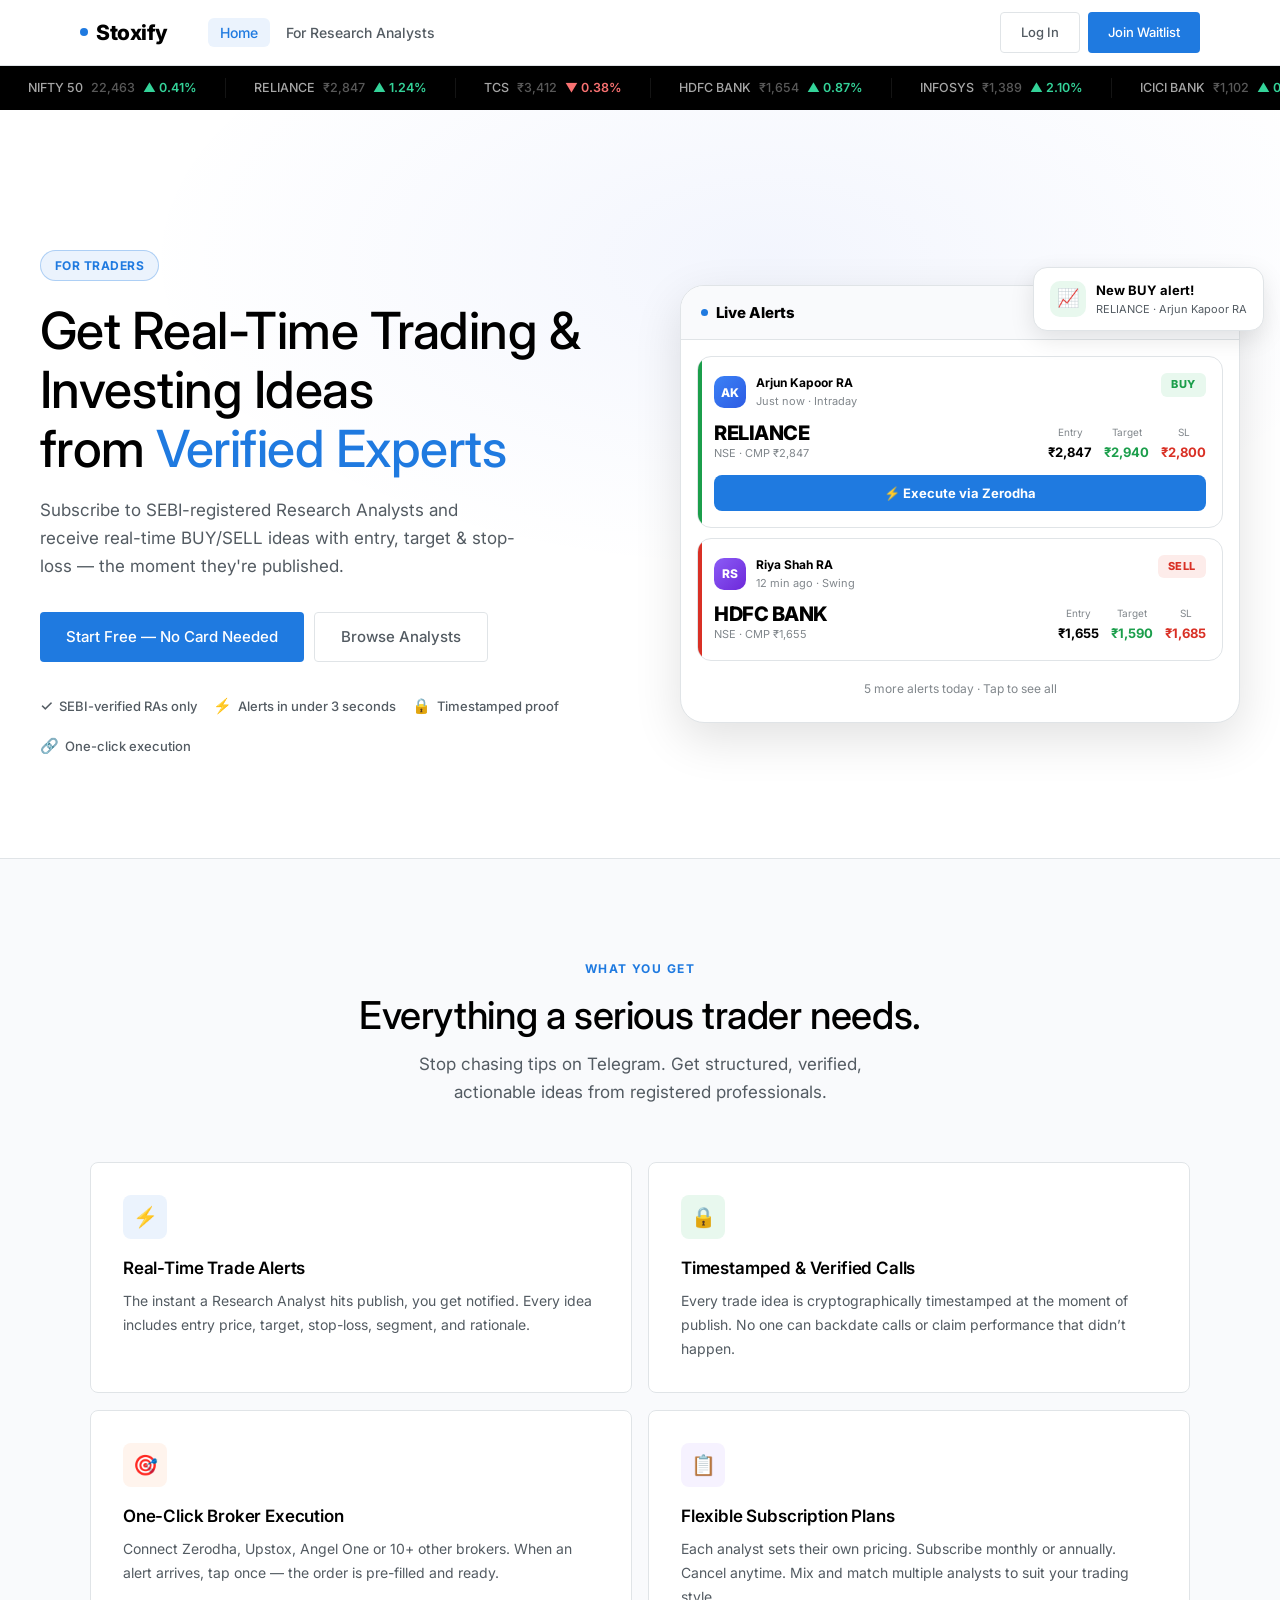
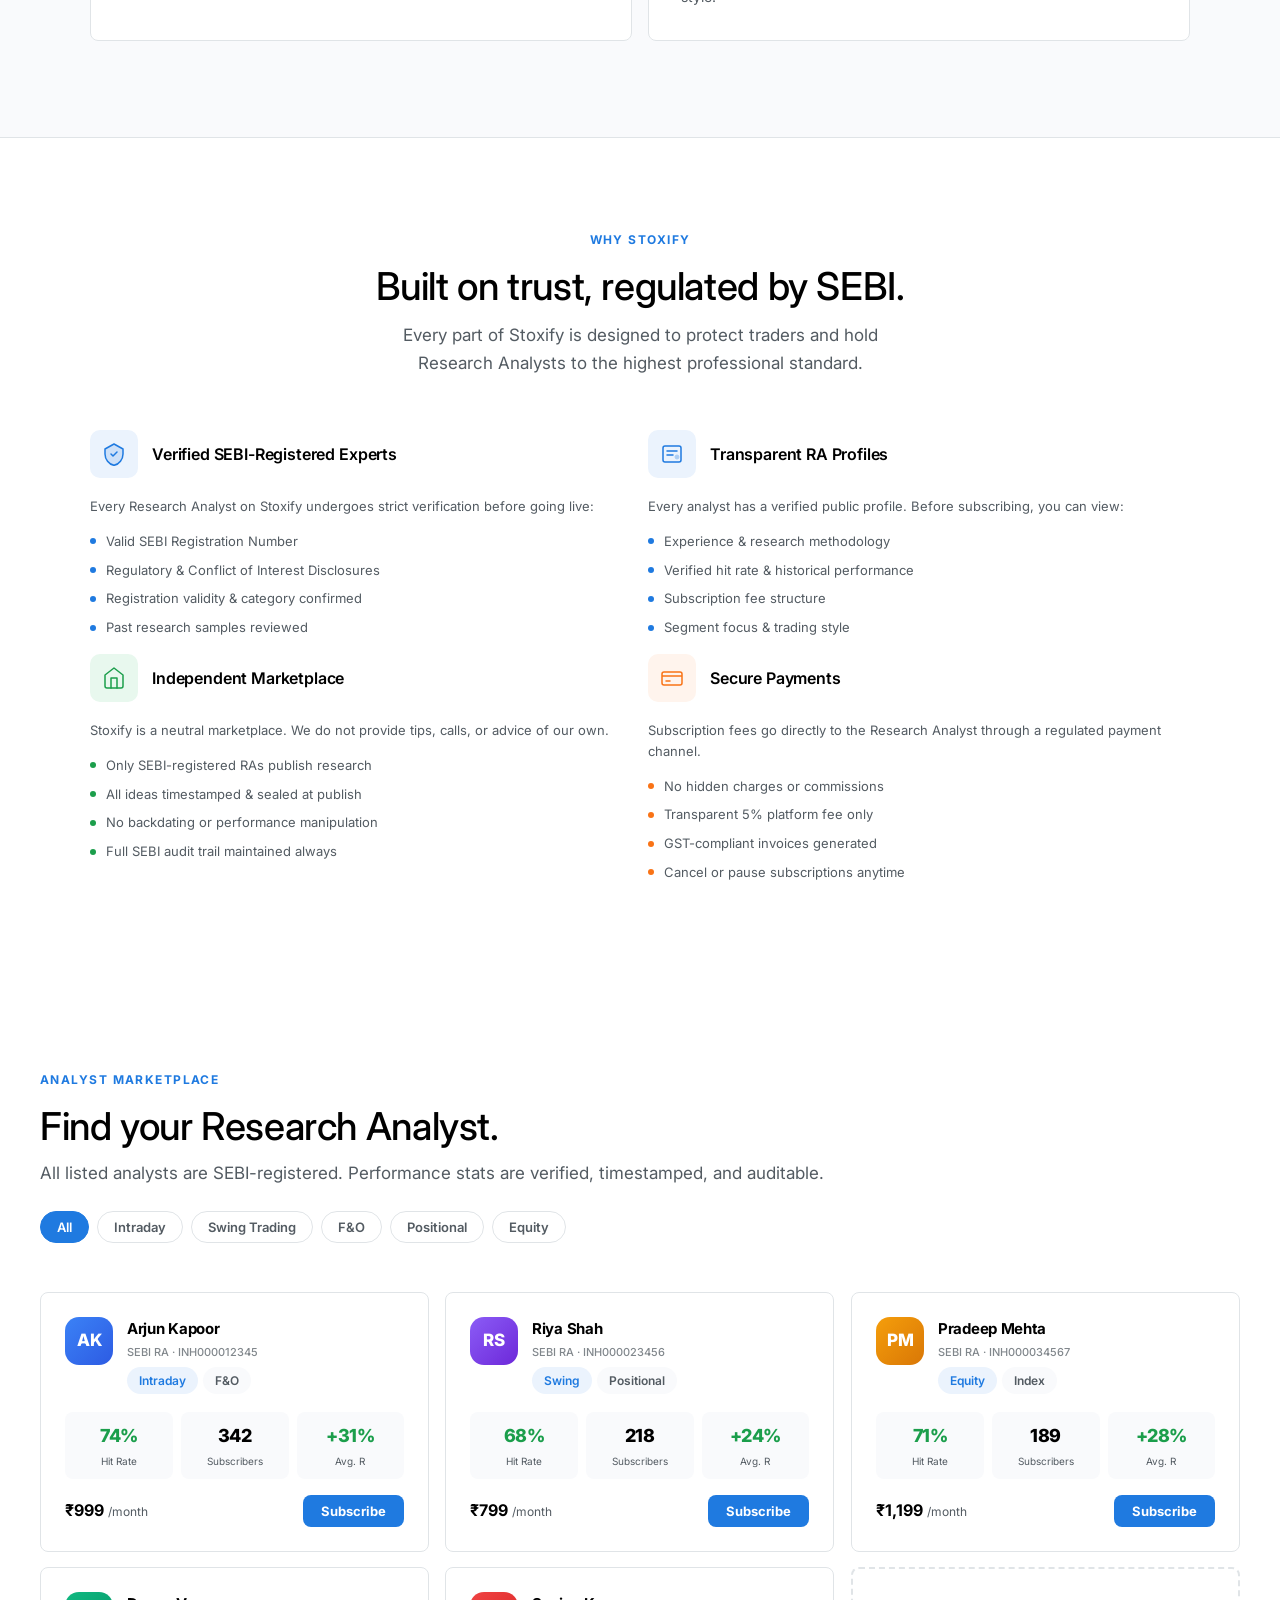
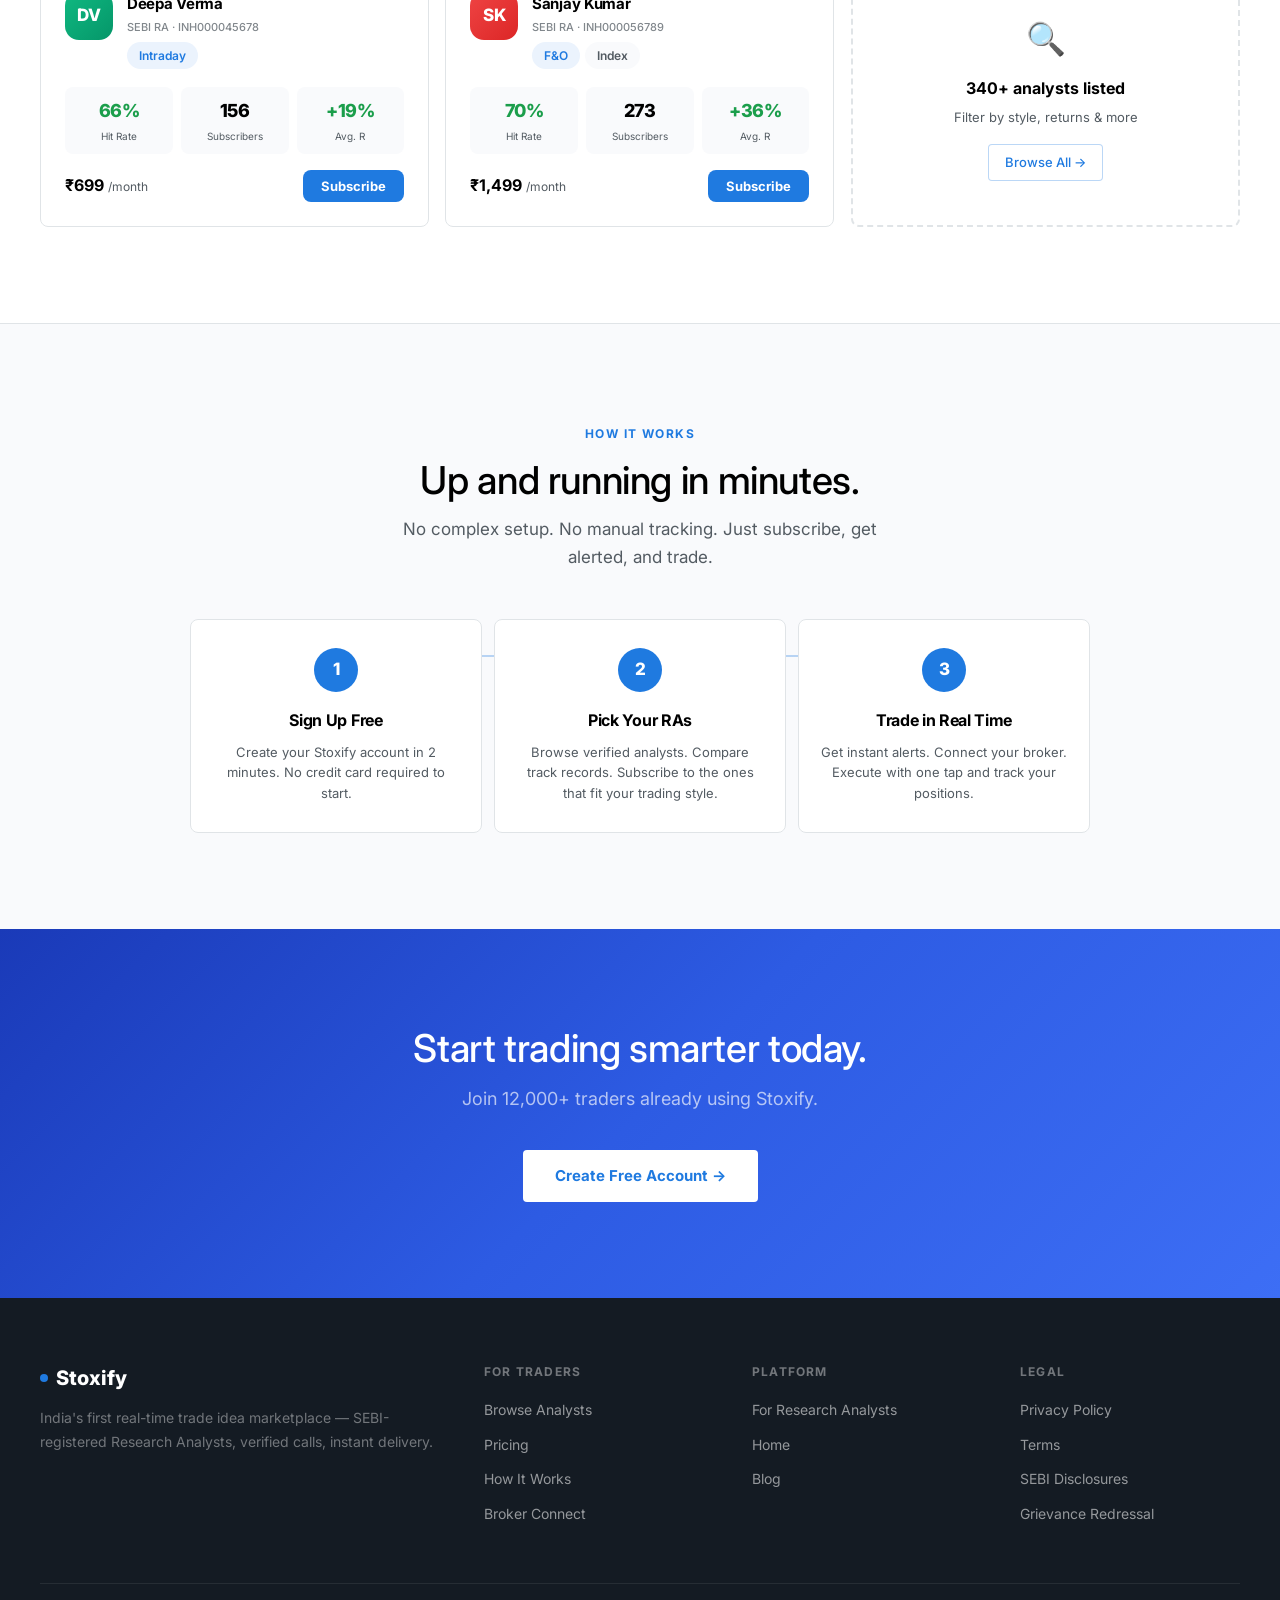
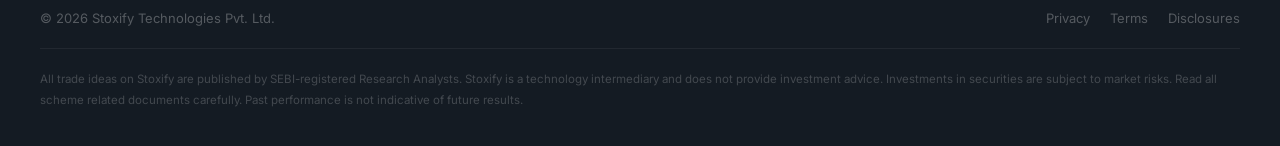
<file: index.html>
<!DOCTYPE html>
<html lang="en">
<head>
<meta charset="UTF-8">
<meta name="viewport" content="width=device-width, initial-scale=1.0">
<title>Stoxify — Get Real-Time Trade Ideas from SEBI-Registered Research Analysts</title>
<link rel="stylesheet" href="shared.css">
<style>
/* ── HERO ── */
.hero {
  padding: 140px 40px 100px;
  background: var(--white);
  position: relative; overflow: hidden;
}
.hero-bg {
  position: absolute; inset: 0; z-index: 0;
  background: radial-gradient(ellipse 70% 60% at 60% 20%, rgba(45,91,227,0.06) 0%, transparent 70%);
}
.hero-inner {
  max-width: 1200px; margin: 0 auto;
  display: grid; grid-template-columns: 1fr 1fr;
  gap: 80px; align-items: center;
  position: relative; z-index: 1;
}
.hero-badge {
  display: inline-flex; align-items: center; gap: 8px;
  background: var(--brand-light); border: 1px solid var(--brand-mid);
  border-radius: 100px; padding: 5px 14px;
  font-size: 12px; font-weight: 700; color: var(--brand);
  letter-spacing: 0.04em; text-transform: uppercase;
  margin-bottom: 20px;
}
.hero h1 { margin-bottom: 18px; }
.hero h1 em { font-style: normal; color: var(--brand); }
.hero .lead { margin-bottom: 32px; max-width: 480px; }
.hero-ctas { display: flex; gap: 10px; flex-wrap: wrap; margin-bottom: 32px; }
.hero-trust {
  display: flex; flex-wrap: wrap; gap: 16px;
}
.trust-item {
  display: flex; align-items: center; gap: 6px;
  font-size: 13px; color: var(--muted); font-weight: 500;
}
.trust-icon { font-size: 15px; }

/* Alert Card Mockup */
.alert-mockup {
  position: relative;
}
.mock-app {
  background: var(--white);
  border: 1.5px solid var(--line);
  border-radius: 24px;
  overflow: hidden;
  box-shadow: var(--shadow-xl);
}
.mock-app-bar {
  background: var(--surface);
  padding: 14px 20px;
  display: flex; align-items: center; justify-content: space-between;
  border-bottom: 1px solid var(--line);
}
.mock-app-title {
  font-family: var(--font-display);
  font-size: 15px; font-weight: 800; color: var(--ink);
  display: flex; align-items: center; gap: 8px;
}
.live-pill {
  display: flex; align-items: center; gap: 5px;
  background: rgba(5,150,105,0.1);
  border: 1px solid rgba(5,150,105,0.2);
  border-radius: 100px; padding: 3px 10px;
  font-size: 11px; font-weight: 700; color: var(--green);
}
.live-pill-dot { width: 5px; height: 5px; border-radius: 50%; background: var(--green); animation: blink 1.5s infinite; }
@keyframes blink { 0%,100%{opacity:1} 50%{opacity:0.25} }
.mock-app-body { padding: 16px; display: flex; flex-direction: column; gap: 10px; }

/* Individual alert cards */
.alert-card {
  border-radius: 14px;
  padding: 16px;
  border: 1.5px solid var(--line);
  position: relative; overflow: hidden;
}
.alert-card::before {
  content: ''; position: absolute; left: 0; top: 0; bottom: 0; width: 4px;
}
.alert-buy::before { background: var(--green); }
.alert-sell::before { background: var(--red); }
.alert-top {
  display: flex; justify-content: space-between; align-items: flex-start;
  margin-bottom: 12px;
}
.alert-left { display: flex; align-items: center; gap: 10px; }
.alert-ra-avatar {
  width: 32px; height: 32px; border-radius: 10px;
  display: flex; align-items: center; justify-content: center;
  font-size: 12px; font-weight: 800; color: white;
  flex-shrink: 0;
}
.av-blue { background: linear-gradient(135deg,#3B82F6,#2D5BE3); }
.av-purple { background: linear-gradient(135deg,#8B5CF6,#6D28D9); }
.av-amber { background: linear-gradient(135deg,#F59E0B,#D97706); }
.alert-ra-name { font-size: 12px; font-weight: 700; color: var(--ink); }
.alert-time { font-size: 11px; color: var(--muted-2); margin-top: 1px; }
.alert-type-badge {
  font-size: 11px; font-weight: 800;
  padding: 3px 10px; border-radius: 6px;
  letter-spacing: 0.05em;
}
.atb-buy { background: var(--green-light); color: var(--green); }
.atb-sell { background: var(--red-light); color: var(--red); }
.alert-body {
  display: flex; justify-content: space-between; align-items: flex-end;
}
.alert-symbol {
  font-family: var(--font-display);
  font-size: 20px; font-weight: 800; color: var(--ink);
  letter-spacing: -0.5px; line-height: 1;
}
.alert-exchange { font-size: 11px; color: var(--muted-2); margin-top: 2px; }
.alert-params { display: flex; gap: 12px; }
.param { text-align: center; }
.param-label { font-size: 10px; color: var(--muted-2); margin-bottom: 2px; }
.param-val { font-size: 13px; font-weight: 700; color: var(--ink); font-family: var(--font-display); }
.param-val.green { color: var(--green); }
.param-val.red { color: var(--red); }
.alert-cta {
  margin-top: 12px;
  width: 100%; padding: 10px;
  border: none; border-radius: 8px;
  font-family: var(--font-body); font-size: 13px; font-weight: 700;
  cursor: pointer; transition: all 0.15s;
}
.cta-execute { background: var(--brand); color: white; }
.cta-execute:hover { background: var(--brand-dark); }

/* Floating notification */
.float-notif {
  position: absolute;
  top: -18px; right: -24px;
  background: var(--white);
  border: 1.5px solid var(--line);
  border-radius: 14px;
  padding: 12px 16px;
  box-shadow: var(--shadow-lg);
  display: flex; align-items: center; gap: 10px;
  animation: floatY 3s ease-in-out infinite;
  z-index: 10;
}
@keyframes floatY { 0%,100%{transform:translateY(0)} 50%{transform:translateY(-6px)} }
.float-notif-icon {
  width: 36px; height: 36px; border-radius: 10px;
  background: var(--green-light);
  display: flex; align-items: center; justify-content: center;
  font-size: 18px; flex-shrink: 0;
}
.fn-title { font-size: 13px; font-weight: 700; color: var(--ink); }
.fn-sub { font-size: 11px; color: var(--muted); }

/* ── FEATURES SECTION ── */
.features { background: var(--surface); border-top: 1px solid var(--line); padding: 96px 40px; }
.features-inner { max-width: 1100px; margin: 0 auto; }
.features-header { text-align: center; margin-bottom: 56px; }
.features-grid {
  display: grid; grid-template-columns: repeat(2, 1fr);
  gap: 16px;
}
.feat-card {
  background: var(--white);
  border: 1px solid var(--line);
  border-radius: var(--radius-lg);
  padding: 32px;
}
.feat-icon {
  width: 44px; height: 44px; border-radius: var(--radius-lg);
  display: flex; align-items: center; justify-content: center;
  font-size: 20px; margin-bottom: 18px;
}
.fi-1 { background: var(--brand-light); }
.fi-2 { background: var(--green-light); }
.fi-3 { background: var(--orange-light); }
.fi-4 { background: rgba(139,92,246,0.08); }
.feat-card h3 { font-size: 17px; font-weight: 600; color: var(--ink); margin-bottom: 10px; letter-spacing: -0.01em; }
.feat-card p { font-size: 14px; color: var(--muted); line-height: 1.7; }

/* ── ANALYST MARKETPLACE ── */
.marketplace { background: var(--white); }
.mp-inner { max-width: 1200px; margin: 0 auto; }
.mp-header { margin-bottom: 48px; }
.mp-filters {
  display: flex; gap: 8px; flex-wrap: wrap; margin-top: 24px;
}
.filter-btn {
  font-size: 13px; font-weight: 600;
  padding: 7px 16px; border-radius: 100px;
  border: 1.5px solid var(--line);
  background: none; cursor: pointer; color: var(--muted);
  font-family: var(--font-body); transition: all 0.15s;
}
.filter-btn.active, .filter-btn:hover {
  background: var(--brand); color: white; border-color: var(--brand);
}
.mp-grid {
  display: grid; grid-template-columns: repeat(3, 1fr);
  gap: 16px; margin-top: 32px;
}
.mp-card {
  background: var(--white);
  border: 1.5px solid var(--line);
  border-radius: var(--radius-lg);
  padding: 24px; cursor: pointer;
  transition: all 0.2s;
}
.mp-card:hover { box-shadow: var(--shadow-lg); transform: translateY(-3px); border-color: var(--brand-mid); }
.mp-card-top { display: flex; gap: 14px; margin-bottom: 18px; align-items: flex-start; }
.mp-avatar {
  width: 48px; height: 48px; border-radius: 14px;
  display: flex; align-items: center; justify-content: center;
  font-size: 17px; font-weight: 800; color: white; flex-shrink: 0;
  font-family: var(--font-display);
}
.mp-info h4 { font-size: 15px; font-weight: 700; margin-bottom: 3px; font-family: var(--font-display); letter-spacing: -0.02em; }
.mp-sebi { font-size: 11px; color: var(--muted-2); font-weight: 500; }
.mp-tags { display: flex; gap: 5px; flex-wrap: wrap; margin-top: 5px; }
.mp-stats {
  display: grid; grid-template-columns: repeat(3, 1fr);
  gap: 8px; margin-bottom: 16px;
}
.mp-stat { background: var(--surface); border-radius: 8px; padding: 10px 8px; text-align: center; }
.mp-stat-val { font-family: var(--font-display); font-size: 18px; font-weight: 800; color: var(--ink); letter-spacing: -0.5px; }
.mp-stat-val.green { color: var(--green); }
.mp-stat-label { font-size: 10px; color: var(--muted); margin-top: 2px; }
.mp-price {
  display: flex; align-items: center; justify-content: space-between;
}
.mp-price-val { font-family: var(--font-display); font-size: 16px; font-weight: 700; color: var(--ink); }
.mp-price-per { font-size: 12px; color: var(--muted); }
.mp-subscribe { font-size: 13px; font-weight: 700; padding: 8px 18px; border-radius: 8px; background: var(--brand); color: white; border: none; cursor: pointer; font-family: var(--font-body); transition: all 0.15s; }
.mp-subscribe:hover { background: var(--brand-dark); }

/* ── HOW IT WORKS ── */
.hiw { background: var(--surface); border-top: 1px solid var(--line); }
.hiw-inner { max-width: 900px; margin: 0 auto; text-align: center; }
.hiw-steps {
  display: grid; grid-template-columns: repeat(3, 1fr);
  gap: 12px; margin-top: 48px;
  position: relative;
}
.hiw-steps::before {
  content: '';
  position: absolute;
  top: 36px; left: calc(16.67% + 10px); right: calc(16.67% + 10px);
  height: 2px; background: linear-gradient(90deg, var(--brand-mid), var(--brand-mid));
  z-index: 0;
}
.hiw-step {
  background: var(--white);
  border: 1.5px solid var(--line);
  border-radius: var(--radius-lg);
  padding: 28px 20px;
  position: relative; z-index: 1;
}
.hiw-step-num {
  width: 44px; height: 44px; border-radius: 50%;
  background: var(--brand); color: white;
  font-family: var(--font-display); font-size: 17px; font-weight: 800;
  display: flex; align-items: center; justify-content: center;
  margin: 0 auto 16px;
}
.hiw-step h4 { font-size: 16px; font-weight: 700; margin-bottom: 8px; letter-spacing: -0.02em; }
.hiw-step p { font-size: 13px; color: var(--muted); line-height: 1.6; }

/* ── PRICING ── */
.pricing { background: var(--white); }
.pricing-inner { max-width: 980px; margin: 0 auto; }
.pricing-header { text-align: center; margin-bottom: 48px; }
.pricing-grid { display: grid; grid-template-columns: repeat(3, 1fr); gap: 20px; }
.price-card {
  border: 1.5px solid var(--line);
  border-radius: var(--radius-xl);
  padding: 32px 28px;
  position: relative; background: var(--white);
  transition: all 0.2s;
}
.price-card:hover { box-shadow: var(--shadow-lg); }
.price-card.featured {
  background: var(--brand);
  border-color: transparent;
  box-shadow: 0 16px 56px rgba(45,91,227,0.25);
}
.price-featured-tag {
  position: absolute; top: -13px; left: 50%; transform: translateX(-50%);
  background: var(--orange); color: white;
  font-size: 11px; font-weight: 800; letter-spacing: 0.06em;
  padding: 4px 14px; border-radius: 100px; white-space: nowrap;
  text-transform: uppercase;
}
.price-plan { font-size: 12px; font-weight: 700; text-transform: uppercase; letter-spacing: 0.1em; color: var(--muted); margin-bottom: 14px; }
.price-card.featured .price-plan { color: rgba(255,255,255,0.6); }
.price-amount { font-family: var(--font-display); font-size: 44px; font-weight: 800; color: var(--ink); letter-spacing: -2px; line-height: 1; }
.price-card.featured .price-amount { color: white; }
.price-per { font-size: 14px; color: var(--muted); margin-bottom: 24px; }
.price-card.featured .price-per { color: rgba(255,255,255,0.55); }
.price-features { list-style: none; display: flex; flex-direction: column; gap: 11px; margin-bottom: 28px; }
.price-features li { display: flex; gap: 9px; align-items: flex-start; font-size: 14px; color: var(--ink-2); }
.price-card.featured .price-features li { color: rgba(255,255,255,0.85); }
.pf-check { width: 18px; height: 18px; border-radius: 50%; background: var(--brand-light); color: var(--brand); display: flex; align-items: center; justify-content: center; font-size: 10px; font-weight: 800; flex-shrink: 0; margin-top: 1px; }
.price-card.featured .pf-check { background: rgba(255,255,255,0.2); color: white; }

/* ── CAPABILITIES CARDS ── */
.caps-sec{background:var(--footer-bg);padding:88px 40px;}
.caps-inner{max-width:1100px;margin:0 auto;}
.caps-grid{display:grid;grid-template-columns:1fr 1fr;gap:20px;}
.caps-card{
  background:rgba(255,255,255,0.04);
  border:1px solid rgba(255,255,255,0.08);
  border-radius:var(--radius-lg);
  padding:36px 32px;
  transition:background 0.2s,border-color 0.2s;
}
.caps-card:hover{background:rgba(255,255,255,0.07);border-color:rgba(255,255,255,0.14);}
.caps-card-icon{
  width:48px;height:48px;border-radius:var(--radius-lg);
  display:flex;align-items:center;justify-content:center;
  font-size:22px;margin-bottom:20px;
}
.caps-card-title{font-size:20px;font-weight:600;color:#fff;margin-bottom:12px;letter-spacing:-0.01em;}
.caps-card-desc{font-size:14px;color:rgba(255,255,255,0.5);line-height:1.7;}

/* ── FINAL CTA ── */
.final-cta {
  background: linear-gradient(135deg, #1a3ab8 0%, #2D5BE3 50%, #3d6ef5 100%);
  padding: 96px 40px; text-align: center;
}
.final-cta h2 { color: white; margin-bottom: 14px; }
.final-cta p { color: rgba(255,255,255,0.65); font-size: 18px; margin-bottom: 36px; }
.final-cta .btn-xl { background: white; color: var(--brand); font-weight: 700; }
.final-cta .btn-xl:hover { background: rgba(255,255,255,0.9); transform: translateY(-2px); box-shadow: 0 12px 32px rgba(0,0,0,0.2); }

@media (max-width: 860px) {
  .hero-inner { grid-template-columns: 1fr; gap: 40px; }
  .alert-mockup { display: none; }
  .hero { padding: 100px 24px 64px; }
  .hero-ctas { flex-direction: column; }
  .hero-ctas .btn { width: 100%; justify-content: center; }
  .features-grid { grid-template-columns: 1fr; }
  .mp-grid { grid-template-columns: 1fr 1fr; }
  .hiw-steps { grid-template-columns: 1fr; }
  .hiw-steps::before { display: none; }
  .pricing-grid { grid-template-columns: 1fr; max-width: 420px; margin: 0 auto; }
  /* Trust cards */
  [style*="grid-template-columns: 1fr 1fr"] { grid-template-columns: 1fr !important; }
}
@media (max-width: 560px) {
  .mp-grid { grid-template-columns: 1fr; }
  .hero-trust { flex-direction: column; gap: 10px; }
}
}
/* ── TRUST CARDS ── */
.trust-card {
  background: var(--surface);
  border: 1px solid var(--line);
  border-radius: var(--radius-lg);
  padding: 28px;
}

</style>
</head>
<body>

<!-- NAV -->
<nav class="nav">
  <div class="nav-inner">
    <a href="index.html" class="nav-logo"><span class="nav-logo-dot"></span>Stoxify</a>
    <ul class="nav-links">
      <li><a href="index.html" class="active">Home</a></li>
      <li><a href="for-analysts.html">For Research Analysts</a></li>
    </ul>
    <button class="nav-hamburger" id="nav-hamburger" aria-label="Open menu">
      <span></span><span></span><span></span>
    </button>
    <div class="nav-actions">
      <a href="#" class="btn btn-ghost">Log In</a>
      <a href="#" class="btn btn-primary">Join Waitlist</a>
    </div>
  </div>
</nav>

<!-- TICKER -->
<div class="ticker-bar" style="margin-top:66px;">
  <div class="ticker-track">
    <span class="ticker-item"><span class="t-sym">NIFTY 50</span><span class="t-price">22,463</span><span class="t-up">▲ 0.41%</span></span>
    <span class="ticker-item"><span class="t-sym">RELIANCE</span><span class="t-price">₹2,847</span><span class="t-up">▲ 1.24%</span></span>
    <span class="ticker-item"><span class="t-sym">TCS</span><span class="t-price">₹3,412</span><span class="t-dn">▼ 0.38%</span></span>
    <span class="ticker-item"><span class="t-sym">HDFC BANK</span><span class="t-price">₹1,654</span><span class="t-up">▲ 0.87%</span></span>
    <span class="ticker-item"><span class="t-sym">INFOSYS</span><span class="t-price">₹1,389</span><span class="t-up">▲ 2.10%</span></span>
    <span class="ticker-item"><span class="t-sym">ICICI BANK</span><span class="t-price">₹1,102</span><span class="t-up">▲ 0.55%</span></span>
    <span class="ticker-item"><span class="t-sym">WIPRO</span><span class="t-price">₹478</span><span class="t-dn">▼ 0.92%</span></span>
    <span class="ticker-item"><span class="t-sym">SENSEX</span><span class="t-price">74,119</span><span class="t-up">▲ 0.36%</span></span>
    <span class="ticker-item"><span class="t-sym">NIFTY 50</span><span class="t-price">22,463</span><span class="t-up">▲ 0.41%</span></span>
    <span class="ticker-item"><span class="t-sym">RELIANCE</span><span class="t-price">₹2,847</span><span class="t-up">▲ 1.24%</span></span>
    <span class="ticker-item"><span class="t-sym">TCS</span><span class="t-price">₹3,412</span><span class="t-dn">▼ 0.38%</span></span>
    <span class="ticker-item"><span class="t-sym">HDFC BANK</span><span class="t-price">₹1,654</span><span class="t-up">▲ 0.87%</span></span>
    <span class="ticker-item"><span class="t-sym">INFOSYS</span><span class="t-price">₹1,389</span><span class="t-up">▲ 2.10%</span></span>
    <span class="ticker-item"><span class="t-sym">ICICI BANK</span><span class="t-price">₹1,102</span><span class="t-up">▲ 0.55%</span></span>
    <span class="ticker-item"><span class="t-sym">WIPRO</span><span class="t-price">₹478</span><span class="t-dn">▼ 0.92%</span></span>
    <span class="ticker-item"><span class="t-sym">SENSEX</span><span class="t-price">74,119</span><span class="t-up">▲ 0.36%</span></span>
  </div>
</div>

<!-- HERO -->
<section class="hero">
  <div class="hero-bg"></div>
  <div class="hero-inner">
    <div>
      <div class="hero-badge">For Traders</div>
      <h1>Get Real-Time Trading &amp; Investing Ideas<br>from <em>Verified Experts</em></h1>
      <p class="lead">Subscribe to SEBI-registered Research Analysts and receive real-time BUY/SELL ideas with entry, target & stop-loss — the moment they're published.</p>
      <div class="hero-ctas">
        <a href="#" class="btn btn-primary btn-lg">Start Free — No Card Needed</a>
        <a href="#marketplace" class="btn btn-ghost btn-lg">Browse Analysts</a>
      </div>
      <div class="hero-trust">
        <div class="trust-item"><span class="trust-icon">✓</span> SEBI-verified RAs only</div>
        <div class="trust-item"><span class="trust-icon">⚡</span> Alerts in under 3 seconds</div>
        <div class="trust-item"><span class="trust-icon">🔒</span> Timestamped proof</div>
        <div class="trust-item"><span class="trust-icon">🔗</span> One-click execution</div>
      </div>
    </div>

    <!-- Alert Mockup -->
    <div class="alert-mockup">
      <div class="float-notif">
        <div class="float-notif-icon">📈</div>
        <div>
          <div class="fn-title">New BUY alert!</div>
          <div class="fn-sub">RELIANCE · Arjun Kapoor RA</div>
        </div>
      </div>
      <div class="mock-app">
        <div class="mock-app-bar">
          <div class="mock-app-title">
            <span class="nav-logo-dot" style="width:7px;height:7px;"></span> Live Alerts
          </div>
          <div class="live-pill"><span class="live-pill-dot"></span> 3 new</div>
        </div>
        <div class="mock-app-body">

          <div class="alert-card alert-buy">
            <div class="alert-top">
              <div class="alert-left">
                <div class="alert-ra-avatar av-blue">AK</div>
                <div>
                  <div class="alert-ra-name">Arjun Kapoor RA</div>
                  <div class="alert-time">Just now · Intraday</div>
                </div>
              </div>
              <span class="alert-type-badge atb-buy">BUY</span>
            </div>
            <div class="alert-body">
              <div>
                <div class="alert-symbol">RELIANCE</div>
                <div class="alert-exchange">NSE · CMP ₹2,847</div>
              </div>
              <div class="alert-params">
                <div class="param">
                  <div class="param-label">Entry</div>
                  <div class="param-val">₹2,847</div>
                </div>
                <div class="param">
                  <div class="param-label">Target</div>
                  <div class="param-val green">₹2,940</div>
                </div>
                <div class="param">
                  <div class="param-label">SL</div>
                  <div class="param-val red">₹2,800</div>
                </div>
              </div>
            </div>
            <button class="alert-cta cta-execute">⚡ Execute via Zerodha</button>
          </div>

          <div class="alert-card alert-sell">
            <div class="alert-top">
              <div class="alert-left">
                <div class="alert-ra-avatar av-purple">RS</div>
                <div>
                  <div class="alert-ra-name">Riya Shah RA</div>
                  <div class="alert-time">12 min ago · Swing</div>
                </div>
              </div>
              <span class="alert-type-badge atb-sell">SELL</span>
            </div>
            <div class="alert-body">
              <div>
                <div class="alert-symbol">HDFC BANK</div>
                <div class="alert-exchange">NSE · CMP ₹1,655</div>
              </div>
              <div class="alert-params">
                <div class="param">
                  <div class="param-label">Entry</div>
                  <div class="param-val">₹1,655</div>
                </div>
                <div class="param">
                  <div class="param-label">Target</div>
                  <div class="param-val green">₹1,590</div>
                </div>
                <div class="param">
                  <div class="param-label">SL</div>
                  <div class="param-val red">₹1,685</div>
                </div>
              </div>
            </div>
          </div>

          <div style="text-align:center;font-size:12px;color:var(--muted-2);padding:8px 0;">5 more alerts today · Tap to see all</div>
        </div>
      </div>
    </div>
  </div>
</section>

<!-- FEATURES -->
<section class="features">
  <div class="features-inner">
    <div class="features-header reveal">
      <span class="section-tag">What you get</span>
      <h2>Everything a serious trader needs.</h2>
      <p class="lead" style="margin:12px auto 0;max-width:500px;">Stop chasing tips on Telegram. Get structured, verified, actionable ideas from registered professionals.</p>
    </div>
    <div class="features-grid">
      <div class="feat-card reveal">
        <div class="feat-icon fi-1">&#9889;</div>
        <h3>Real-Time Trade Alerts</h3>
        <p>The instant a Research Analyst hits publish, you get notified. Every idea includes entry price, target, stop-loss, segment, and rationale.</p>
      </div>
      <div class="feat-card reveal d2">
        <div class="feat-icon fi-2">&#128274;</div>
        <h3>Timestamped &amp; Verified Calls</h3>
        <p>Every trade idea is cryptographically timestamped at the moment of publish. No one can backdate calls or claim performance that didn&rsquo;t happen.</p>
      </div>
      <div class="feat-card reveal d3">
        <div class="feat-icon fi-3">&#127919;</div>
        <h3>One-Click Broker Execution</h3>
        <p>Connect Zerodha, Upstox, Angel One or 10+ other brokers. When an alert arrives, tap once &mdash; the order is pre-filled and ready.</p>
      </div>
      <div class="feat-card reveal d4">
        <div class="feat-icon fi-4">&#128203;</div>
        <h3>Flexible Subscription Plans</h3>
        <p>Each analyst sets their own pricing. Subscribe monthly or annually. Cancel anytime. Mix and match multiple analysts to suit your trading style.</p>
      </div>
    </div>
  </div>
</section>

<!-- TRUST CARDS -->
<section style="background:var(--white);padding:88px 40px;border-top:1px solid var(--line);">
  <div style="max-width:1100px;margin:0 auto;">
    <div class="reveal" style="text-align:center;margin-bottom:52px;">
      <span class="section-tag">Why Stoxify</span>
      <h2>Built on trust, regulated by SEBI.</h2>
      <p class="lead" style="margin:12px auto 0;max-width:500px;">Every part of Stoxify is designed to protect traders and hold Research Analysts to the highest professional standard.</p>
    </div>
    <div style="display:grid;grid-template-columns:1fr 1fr;gap:16px;">

      <div class="trust-card reveal">
        <div style="display:flex;align-items:center;gap:14px;margin-bottom:18px;">
          <div style="width:48px;height:48px;border-radius:10px;background:var(--brand-light);display:flex;align-items:center;justify-content:center;flex-shrink:0;">
            <svg width="24" height="24" viewBox="0 0 24 24" fill="none" xmlns="http://www.w3.org/2000/svg">
              <path d="M12 2L3 7v5c0 5.25 3.75 10.15 9 11.35C17.25 22.15 21 17.25 21 12V7L12 2z" fill="var(--brand)" opacity="0.15"/>
              <path d="M12 2L3 7v5c0 5.25 3.75 10.15 9 11.35C17.25 22.15 21 17.25 21 12V7L12 2z" stroke="var(--brand)" stroke-width="1.5" stroke-linejoin="round"/>
              <path d="M9 12l2 2 4-4" stroke="var(--brand)" stroke-width="1.5" stroke-linecap="round" stroke-linejoin="round"/>
            </svg>
          </div>
          <h3 style="font-size:16px;font-weight:600;color:var(--ink);letter-spacing:-0.01em;margin:0;">Verified SEBI-Registered Experts</h3>
        </div>
        <p style="font-size:13px;color:var(--muted);margin-bottom:14px;line-height:1.6;">Every Research Analyst on Stoxify undergoes strict verification before going live:</p>
        <ul style="list-style:none;display:flex;flex-direction:column;gap:8px;">
          <li style="display:flex;align-items:center;gap:10px;font-size:13px;color:var(--muted);"><span style="width:6px;height:6px;border-radius:50%;background:var(--brand);flex-shrink:0;display:block;"></span>Valid SEBI Registration Number</li>
          <li style="display:flex;align-items:center;gap:10px;font-size:13px;color:var(--muted);"><span style="width:6px;height:6px;border-radius:50%;background:var(--brand);flex-shrink:0;display:block;"></span>Regulatory &amp; Conflict of Interest Disclosures</li>
          <li style="display:flex;align-items:center;gap:10px;font-size:13px;color:var(--muted);"><span style="width:6px;height:6px;border-radius:50%;background:var(--brand);flex-shrink:0;display:block;"></span>Registration validity &amp; category confirmed</li>
          <li style="display:flex;align-items:center;gap:10px;font-size:13px;color:var(--muted);"><span style="width:6px;height:6px;border-radius:50%;background:var(--brand);flex-shrink:0;display:block;"></span>Past research samples reviewed</li>
        </ul>
      </div>

      <div class="trust-card reveal d2">
        <div style="display:flex;align-items:center;gap:14px;margin-bottom:18px;">
          <div style="width:48px;height:48px;border-radius:10px;background:var(--brand-light);display:flex;align-items:center;justify-content:center;flex-shrink:0;">
            <svg width="24" height="24" viewBox="0 0 24 24" fill="none" xmlns="http://www.w3.org/2000/svg">
              <rect x="3" y="4" width="18" height="16" rx="2" stroke="var(--brand)" stroke-width="1.5"/>
              <path d="M7 9h10M7 13h6" stroke="var(--brand)" stroke-width="1.5" stroke-linecap="round"/>
              <circle cx="17" cy="15" r="2" fill="var(--brand)" opacity="0.3" stroke="var(--brand)" stroke-width="1"/>
            </svg>
          </div>
          <h3 style="font-size:16px;font-weight:600;color:var(--ink);letter-spacing:-0.01em;margin:0;">Transparent RA Profiles</h3>
        </div>
        <p style="font-size:13px;color:var(--muted);margin-bottom:14px;line-height:1.6;">Every analyst has a verified public profile. Before subscribing, you can view:</p>
        <ul style="list-style:none;display:flex;flex-direction:column;gap:8px;">
          <li style="display:flex;align-items:center;gap:10px;font-size:13px;color:var(--muted);"><span style="width:6px;height:6px;border-radius:50%;background:var(--brand);flex-shrink:0;display:block;"></span>Experience &amp; research methodology</li>
          <li style="display:flex;align-items:center;gap:10px;font-size:13px;color:var(--muted);"><span style="width:6px;height:6px;border-radius:50%;background:var(--brand);flex-shrink:0;display:block;"></span>Verified hit rate &amp; historical performance</li>
          <li style="display:flex;align-items:center;gap:10px;font-size:13px;color:var(--muted);"><span style="width:6px;height:6px;border-radius:50%;background:var(--brand);flex-shrink:0;display:block;"></span>Subscription fee structure</li>
          <li style="display:flex;align-items:center;gap:10px;font-size:13px;color:var(--muted);"><span style="width:6px;height:6px;border-radius:50%;background:var(--brand);flex-shrink:0;display:block;"></span>Segment focus &amp; trading style</li>
        </ul>
      </div>

      <div class="trust-card reveal d3">
        <div style="display:flex;align-items:center;gap:14px;margin-bottom:18px;">
          <div style="width:48px;height:48px;border-radius:10px;background:var(--green-light);display:flex;align-items:center;justify-content:center;flex-shrink:0;">
            <svg width="24" height="24" viewBox="0 0 24 24" fill="none" xmlns="http://www.w3.org/2000/svg">
              <path d="M3 9l9-7 9 7v11a2 2 0 01-2 2H5a2 2 0 01-2-2V9z" stroke="var(--green)" stroke-width="1.5" stroke-linejoin="round"/>
              <path d="M9 22V12h6v10" stroke="var(--green)" stroke-width="1.5" stroke-linecap="round" stroke-linejoin="round"/>
            </svg>
          </div>
          <h3 style="font-size:16px;font-weight:600;color:var(--ink);letter-spacing:-0.01em;margin:0;">Independent Marketplace</h3>
        </div>
        <p style="font-size:13px;color:var(--muted);margin-bottom:14px;line-height:1.6;">Stoxify is a neutral marketplace. We do not provide tips, calls, or advice of our own.</p>
        <ul style="list-style:none;display:flex;flex-direction:column;gap:8px;">
          <li style="display:flex;align-items:center;gap:10px;font-size:13px;color:var(--muted);"><span style="width:6px;height:6px;border-radius:50%;background:var(--green);flex-shrink:0;display:block;"></span>Only SEBI-registered RAs publish research</li>
          <li style="display:flex;align-items:center;gap:10px;font-size:13px;color:var(--muted);"><span style="width:6px;height:6px;border-radius:50%;background:var(--green);flex-shrink:0;display:block;"></span>All ideas timestamped &amp; sealed at publish</li>
          <li style="display:flex;align-items:center;gap:10px;font-size:13px;color:var(--muted);"><span style="width:6px;height:6px;border-radius:50%;background:var(--green);flex-shrink:0;display:block;"></span>No backdating or performance manipulation</li>
          <li style="display:flex;align-items:center;gap:10px;font-size:13px;color:var(--muted);"><span style="width:6px;height:6px;border-radius:50%;background:var(--green);flex-shrink:0;display:block;"></span>Full SEBI audit trail maintained always</li>
        </ul>
      </div>

      <div class="trust-card reveal d4">
        <div style="display:flex;align-items:center;gap:14px;margin-bottom:18px;">
          <div style="width:48px;height:48px;border-radius:10px;background:var(--orange-light);display:flex;align-items:center;justify-content:center;flex-shrink:0;">
            <svg width="24" height="24" viewBox="0 0 24 24" fill="none" xmlns="http://www.w3.org/2000/svg">
              <rect x="2" y="6" width="20" height="13" rx="2" stroke="var(--orange)" stroke-width="1.5"/>
              <path d="M2 10h20" stroke="var(--orange)" stroke-width="1.5"/>
              <path d="M6 15h4" stroke="var(--orange)" stroke-width="1.5" stroke-linecap="round"/>
            </svg>
          </div>
          <h3 style="font-size:16px;font-weight:600;color:var(--ink);letter-spacing:-0.01em;margin:0;">Secure Payments</h3>
        </div>
        <p style="font-size:13px;color:var(--muted);margin-bottom:14px;line-height:1.6;">Subscription fees go directly to the Research Analyst through a regulated payment channel.</p>
        <ul style="list-style:none;display:flex;flex-direction:column;gap:8px;">
          <li style="display:flex;align-items:center;gap:10px;font-size:13px;color:var(--muted);"><span style="width:6px;height:6px;border-radius:50%;background:var(--orange);flex-shrink:0;display:block;"></span>No hidden charges or commissions</li>
          <li style="display:flex;align-items:center;gap:10px;font-size:13px;color:var(--muted);"><span style="width:6px;height:6px;border-radius:50%;background:var(--orange);flex-shrink:0;display:block;"></span>Transparent 5% platform fee only</li>
          <li style="display:flex;align-items:center;gap:10px;font-size:13px;color:var(--muted);"><span style="width:6px;height:6px;border-radius:50%;background:var(--orange);flex-shrink:0;display:block;"></span>GST-compliant invoices generated</li>
          <li style="display:flex;align-items:center;gap:10px;font-size:13px;color:var(--muted);"><span style="width:6px;height:6px;border-radius:50%;background:var(--orange);flex-shrink:0;display:block;"></span>Cancel or pause subscriptions anytime</li>
        </ul>
      </div>

    </div>
  </div>
</section>

<!-- MARKETPLACE -->
<section class="marketplace" id="marketplace">
  <div class="mp-inner">
    <div class="mp-header reveal">
      <span class="section-tag">Analyst Marketplace</span>
      <h2>Find your Research Analyst.</h2>
      <p class="lead" style="margin-top:10px;">All listed analysts are SEBI-registered. Performance stats are verified, timestamped, and auditable.</p>
      <div class="mp-filters">
        <button class="filter-btn active">All</button>
        <button class="filter-btn">Intraday</button>
        <button class="filter-btn">Swing Trading</button>
        <button class="filter-btn">F&O</button>
        <button class="filter-btn">Positional</button>
        <button class="filter-btn">Equity</button>
      </div>
    </div>
    <div class="mp-grid">
      <div class="mp-card reveal">
        <div class="mp-card-top">
          <div class="mp-avatar" style="background:linear-gradient(135deg,#3B82F6,#2D5BE3)">AK</div>
          <div class="mp-info">
            <h4>Arjun Kapoor</h4>
            <div class="mp-sebi">SEBI RA · INH000012345</div>
            <div class="mp-tags"><span class="chip chip-blue">Intraday</span><span class="chip chip-gray">F&O</span></div>
          </div>
        </div>
        <div class="mp-stats">
          <div class="mp-stat"><div class="mp-stat-val green">74%</div><div class="mp-stat-label">Hit Rate</div></div>
          <div class="mp-stat"><div class="mp-stat-val">342</div><div class="mp-stat-label">Subscribers</div></div>
          <div class="mp-stat"><div class="mp-stat-val green">+31%</div><div class="mp-stat-label">Avg. R</div></div>
        </div>
        <div class="mp-price">
          <div><span class="mp-price-val">₹999</span> <span class="mp-price-per">/month</span></div>
          <button class="mp-subscribe">Subscribe</button>
        </div>
      </div>
      <div class="mp-card reveal d1">
        <div class="mp-card-top">
          <div class="mp-avatar" style="background:linear-gradient(135deg,#8B5CF6,#6D28D9)">RS</div>
          <div class="mp-info">
            <h4>Riya Shah</h4>
            <div class="mp-sebi">SEBI RA · INH000023456</div>
            <div class="mp-tags"><span class="chip chip-blue">Swing</span><span class="chip chip-gray">Positional</span></div>
          </div>
        </div>
        <div class="mp-stats">
          <div class="mp-stat"><div class="mp-stat-val green">68%</div><div class="mp-stat-label">Hit Rate</div></div>
          <div class="mp-stat"><div class="mp-stat-val">218</div><div class="mp-stat-label">Subscribers</div></div>
          <div class="mp-stat"><div class="mp-stat-val green">+24%</div><div class="mp-stat-label">Avg. R</div></div>
        </div>
        <div class="mp-price">
          <div><span class="mp-price-val">₹799</span> <span class="mp-price-per">/month</span></div>
          <button class="mp-subscribe">Subscribe</button>
        </div>
      </div>
      <div class="mp-card reveal d2">
        <div class="mp-card-top">
          <div class="mp-avatar" style="background:linear-gradient(135deg,#F59E0B,#D97706)">PM</div>
          <div class="mp-info">
            <h4>Pradeep Mehta</h4>
            <div class="mp-sebi">SEBI RA · INH000034567</div>
            <div class="mp-tags"><span class="chip chip-blue">Equity</span><span class="chip chip-gray">Index</span></div>
          </div>
        </div>
        <div class="mp-stats">
          <div class="mp-stat"><div class="mp-stat-val green">71%</div><div class="mp-stat-label">Hit Rate</div></div>
          <div class="mp-stat"><div class="mp-stat-val">189</div><div class="mp-stat-label">Subscribers</div></div>
          <div class="mp-stat"><div class="mp-stat-val green">+28%</div><div class="mp-stat-label">Avg. R</div></div>
        </div>
        <div class="mp-price">
          <div><span class="mp-price-val">₹1,199</span> <span class="mp-price-per">/month</span></div>
          <button class="mp-subscribe">Subscribe</button>
        </div>
      </div>
      <div class="mp-card reveal">
        <div class="mp-card-top">
          <div class="mp-avatar" style="background:linear-gradient(135deg,#10B981,#059669)">DV</div>
          <div class="mp-info">
            <h4>Deepa Verma</h4>
            <div class="mp-sebi">SEBI RA · INH000045678</div>
            <div class="mp-tags"><span class="chip chip-blue">Intraday</span></div>
          </div>
        </div>
        <div class="mp-stats">
          <div class="mp-stat"><div class="mp-stat-val green">66%</div><div class="mp-stat-label">Hit Rate</div></div>
          <div class="mp-stat"><div class="mp-stat-val">156</div><div class="mp-stat-label">Subscribers</div></div>
          <div class="mp-stat"><div class="mp-stat-val green">+19%</div><div class="mp-stat-label">Avg. R</div></div>
        </div>
        <div class="mp-price">
          <div><span class="mp-price-val">₹699</span> <span class="mp-price-per">/month</span></div>
          <button class="mp-subscribe">Subscribe</button>
        </div>
      </div>
      <div class="mp-card reveal d1">
        <div class="mp-card-top">
          <div class="mp-avatar" style="background:linear-gradient(135deg,#EF4444,#DC2626)">SK</div>
          <div class="mp-info">
            <h4>Sanjay Kumar</h4>
            <div class="mp-sebi">SEBI RA · INH000056789</div>
            <div class="mp-tags"><span class="chip chip-blue">F&O</span><span class="chip chip-gray">Index</span></div>
          </div>
        </div>
        <div class="mp-stats">
          <div class="mp-stat"><div class="mp-stat-val green">70%</div><div class="mp-stat-label">Hit Rate</div></div>
          <div class="mp-stat"><div class="mp-stat-val">273</div><div class="mp-stat-label">Subscribers</div></div>
          <div class="mp-stat"><div class="mp-stat-val green">+36%</div><div class="mp-stat-label">Avg. R</div></div>
        </div>
        <div class="mp-price">
          <div><span class="mp-price-val">₹1,499</span> <span class="mp-price-per">/month</span></div>
          <button class="mp-subscribe">Subscribe</button>
        </div>
      </div>
      <div class="mp-card reveal d2" style="border: 2px dashed var(--line); display:flex; align-items:center; justify-content:center; min-height:240px; cursor:default;">
        <div style="text-align:center;">
          <div style="font-size:32px;margin-bottom:12px;">🔍</div>
          <div style="font-family:var(--font-display);font-size:16px;font-weight:700;margin-bottom:6px;">340+ analysts listed</div>
          <div style="font-size:13px;color:var(--muted);margin-bottom:16px;">Filter by style, returns & more</div>
          <a href="#" class="btn btn-outline btn-sm">Browse All →</a>
        </div>
      </div>
    </div>
  </div>
</section>

<!-- HOW IT WORKS -->
<section class="hiw">
  <div class="hiw-inner">
    <div class="reveal">
      <span class="section-tag">How It Works</span>
      <h2>Up and running in minutes.</h2>
      <p class="lead" style="margin:12px auto 0;max-width:480px;">No complex setup. No manual tracking. Just subscribe, get alerted, and trade.</p>
    </div>
    <div class="hiw-steps">
      <div class="hiw-step reveal">
        <div class="hiw-step-num">1</div>
        <h4>Sign Up Free</h4>
        <p>Create your Stoxify account in 2 minutes. No credit card required to start.</p>
      </div>
      <div class="hiw-step reveal d2">
        <div class="hiw-step-num">2</div>
        <h4>Pick Your RAs</h4>
        <p>Browse verified analysts. Compare track records. Subscribe to the ones that fit your trading style.</p>
      </div>
      <div class="hiw-step reveal d4">
        <div class="hiw-step-num">3</div>
        <h4>Trade in Real Time</h4>
        <p>Get instant alerts. Connect your broker. Execute with one tap and track your positions.</p>
      </div>
    </div>
  </div>
</section>

<!-- FINAL CTA -->
<section class="final-cta">
  <h2 class="reveal">Start trading smarter today.</h2>
  <p class="reveal d2">Join 12,000+ traders already using Stoxify.</p>
  <div class="reveal d3">
    <a href="#" class="btn btn-xl">Create Free Account →</a>
  </div>
</section>

<!-- FOOTER -->
<footer>
  <div class="footer-inner">
    <div class="footer-grid">
      <div>
        <a href="index.html" class="footer-logo"><span class="nav-logo-dot"></span>Stoxify</a>
        <p class="footer-tagline">India's first real-time trade idea marketplace — SEBI-registered Research Analysts, verified calls, instant delivery.</p>
      </div>
      <div class="footer-col">
        <h5>For Traders</h5>
        <ul>
          <li><a href="#">Browse Analysts</a></li>
          <li><a href="#">Pricing</a></li>
          <li><a href="#">How It Works</a></li>
          <li><a href="#">Broker Connect</a></li>
        </ul>
      </div>
      <div class="footer-col">
        <h5>Platform</h5>
        <ul>
          <li><a href="for-analysts.html">For Research Analysts</a></li>
          <li><a href="index.html">Home</a></li>
          <li><a href="#">Blog</a></li>
        </ul>
      </div>
      <div class="footer-col">
        <h5>Legal</h5>
        <ul>
          <li><a href="#">Privacy Policy</a></li>
          <li><a href="#">Terms</a></li>
          <li><a href="#">SEBI Disclosures</a></li>
          <li><a href="grievance.html">Grievance Redressal</a></li>
        </ul>
      </div>
    </div>
    <div class="footer-bottom">
      <div class="footer-copy">© 2026 Stoxify Technologies Pvt. Ltd.</div>
      <div class="footer-legal"><a href="privacy.html">Privacy</a><a href="terms.html">Terms</a><a href="sebi-disclosures.html">Disclosures</a></div>
    </div>
    <p class="footer-disclaimer">All trade ideas on Stoxify are published by SEBI-registered Research Analysts. Stoxify is a technology intermediary and does not provide investment advice. Investments in securities are subject to market risks. Read all scheme related documents carefully. Past performance is not indicative of future results.</p>
  </div>
</footer>

<script>
const obs = new IntersectionObserver(entries => {
  entries.forEach(e => { if (e.isIntersecting) { e.target.classList.add('visible'); obs.unobserve(e.target); }});
}, { threshold: 0.1, rootMargin: '0px 0px -40px 0px' });
document.querySelectorAll('.reveal').forEach(el => obs.observe(el));

document.querySelectorAll('.filter-btn').forEach(btn => {
  btn.addEventListener('click', () => {
    document.querySelectorAll('.filter-btn').forEach(b => b.classList.remove('active'));
    btn.classList.add('active');
  });
});
</script>
<script>
(function(){
  var btn = document.getElementById('nav-hamburger');
  var links = document.querySelector('.nav-links');
  if(!btn || !links) return;
  btn.addEventListener('click', function(){
    btn.classList.toggle('open');
    links.classList.toggle('open');
  });
  links.querySelectorAll('a').forEach(function(a){
    a.addEventListener('click', function(){
      btn.classList.remove('open');
      links.classList.remove('open');
    });
  });
})();
</script>
</body>
</html>
</file>
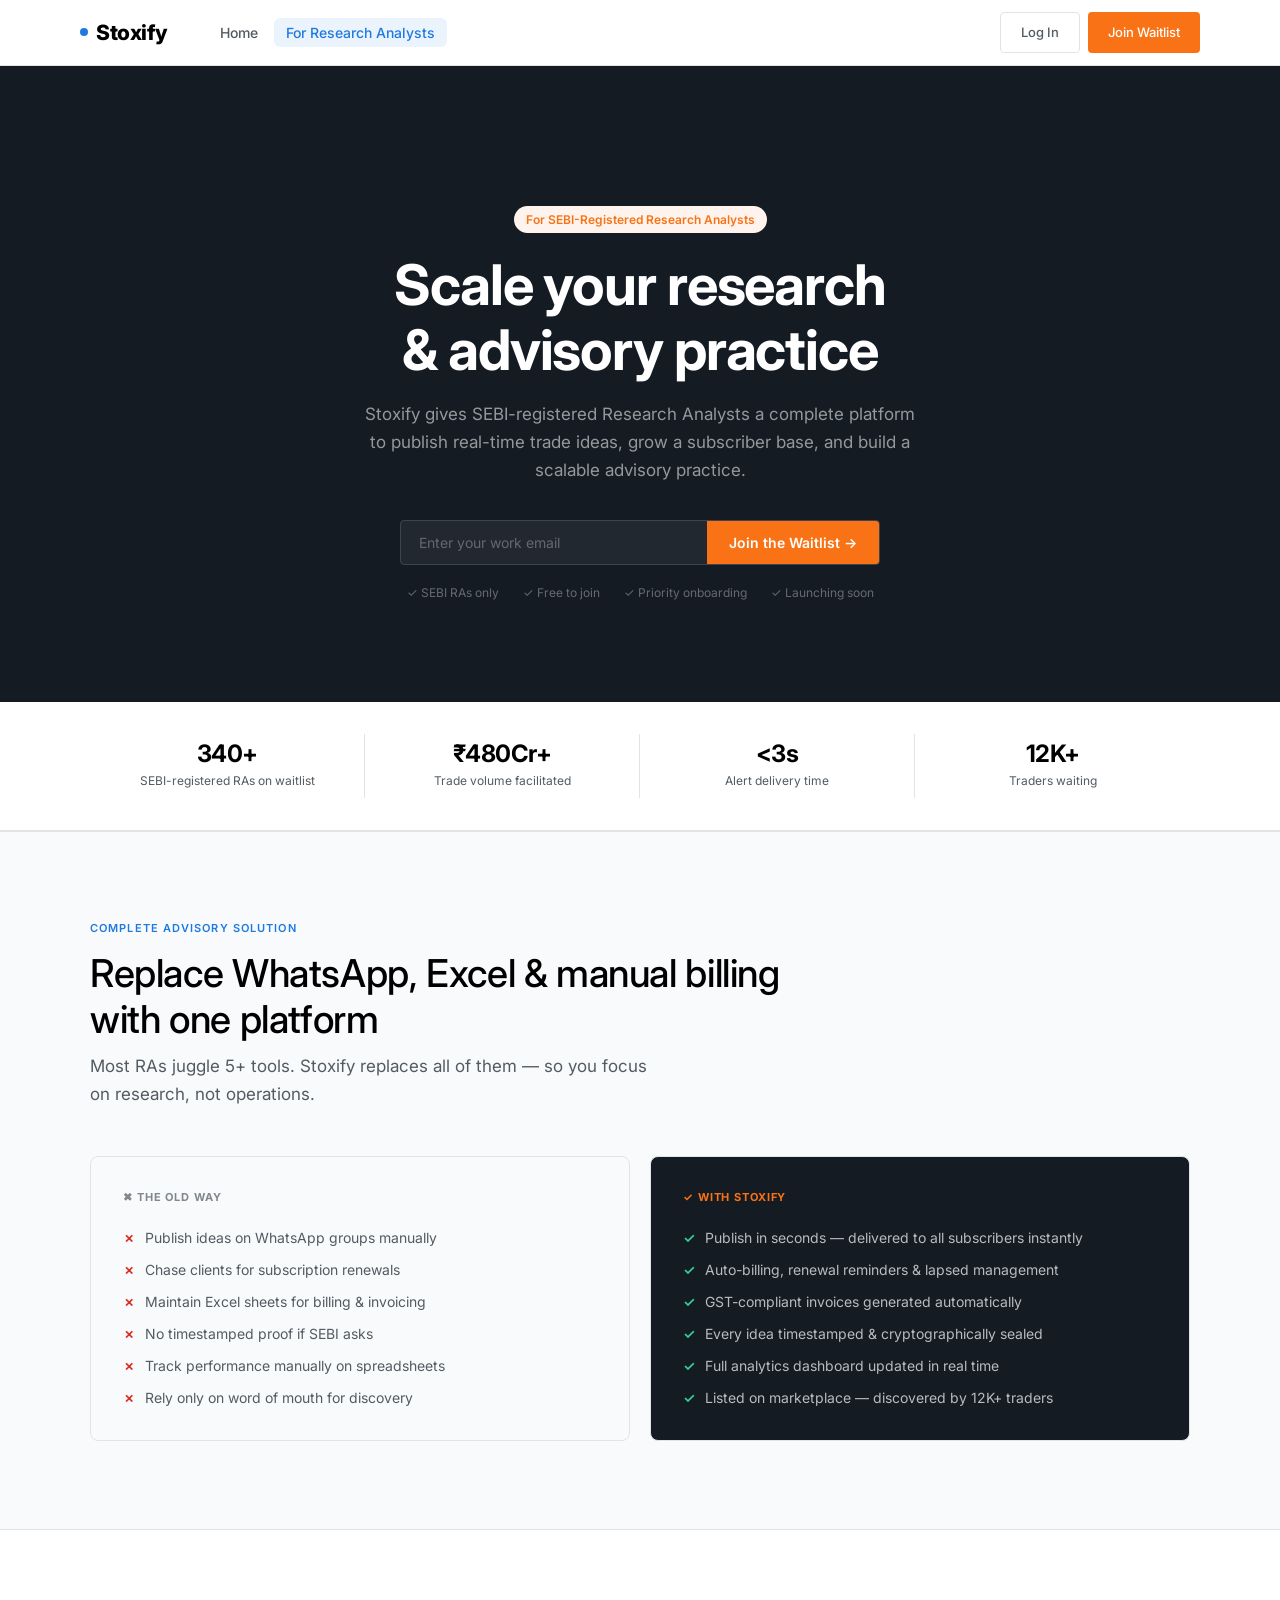
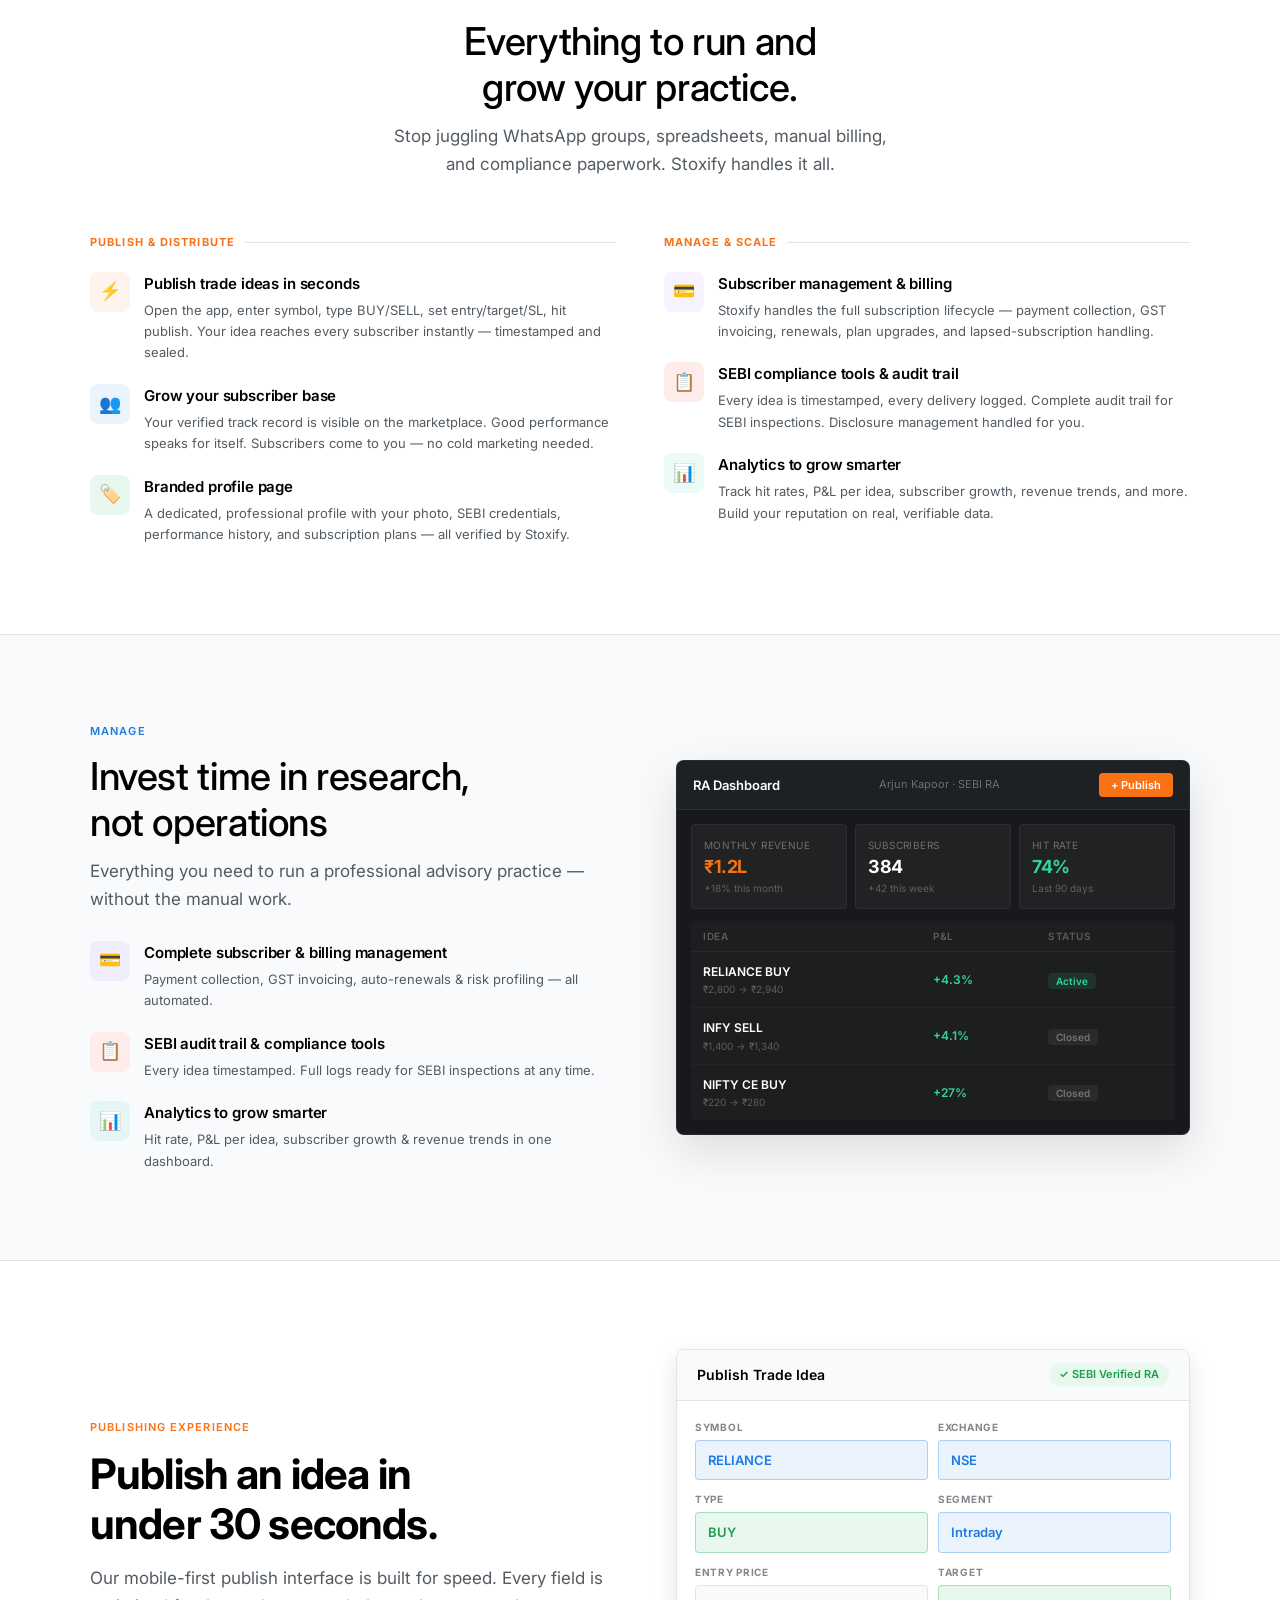
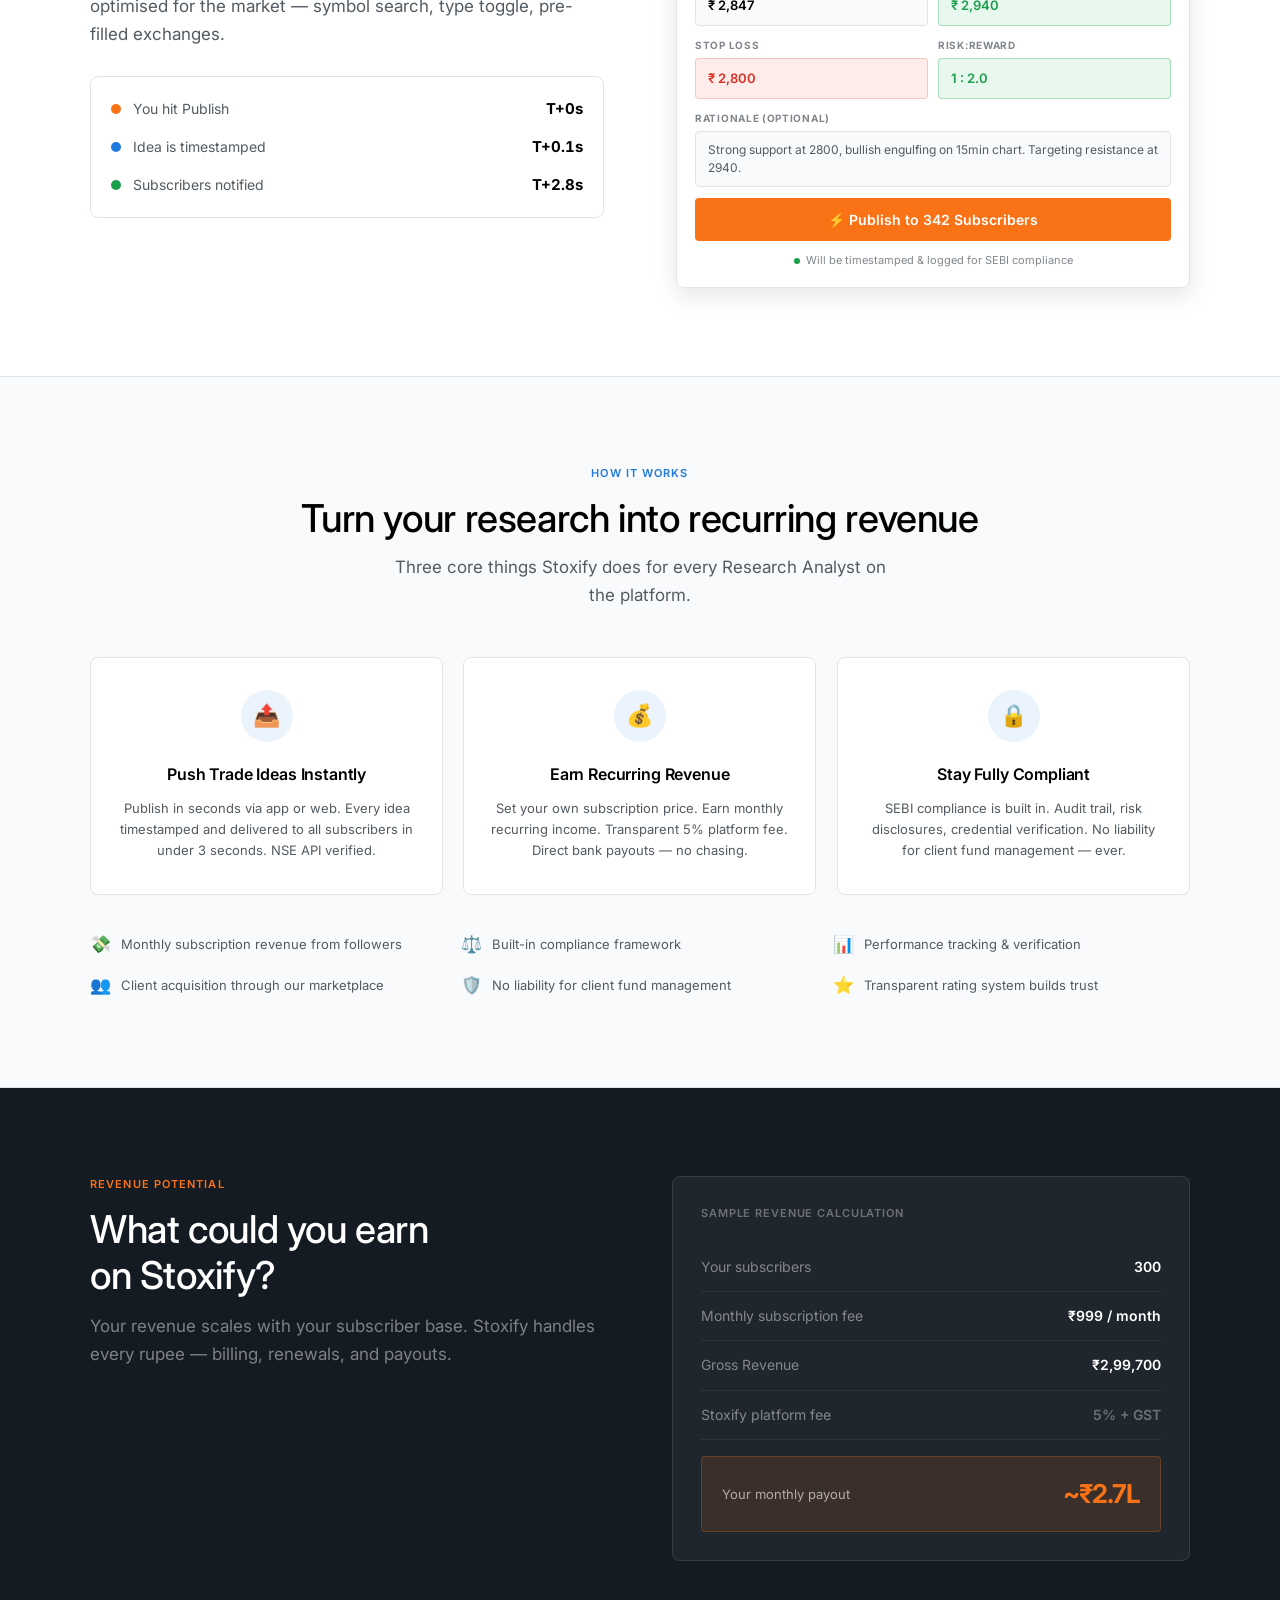
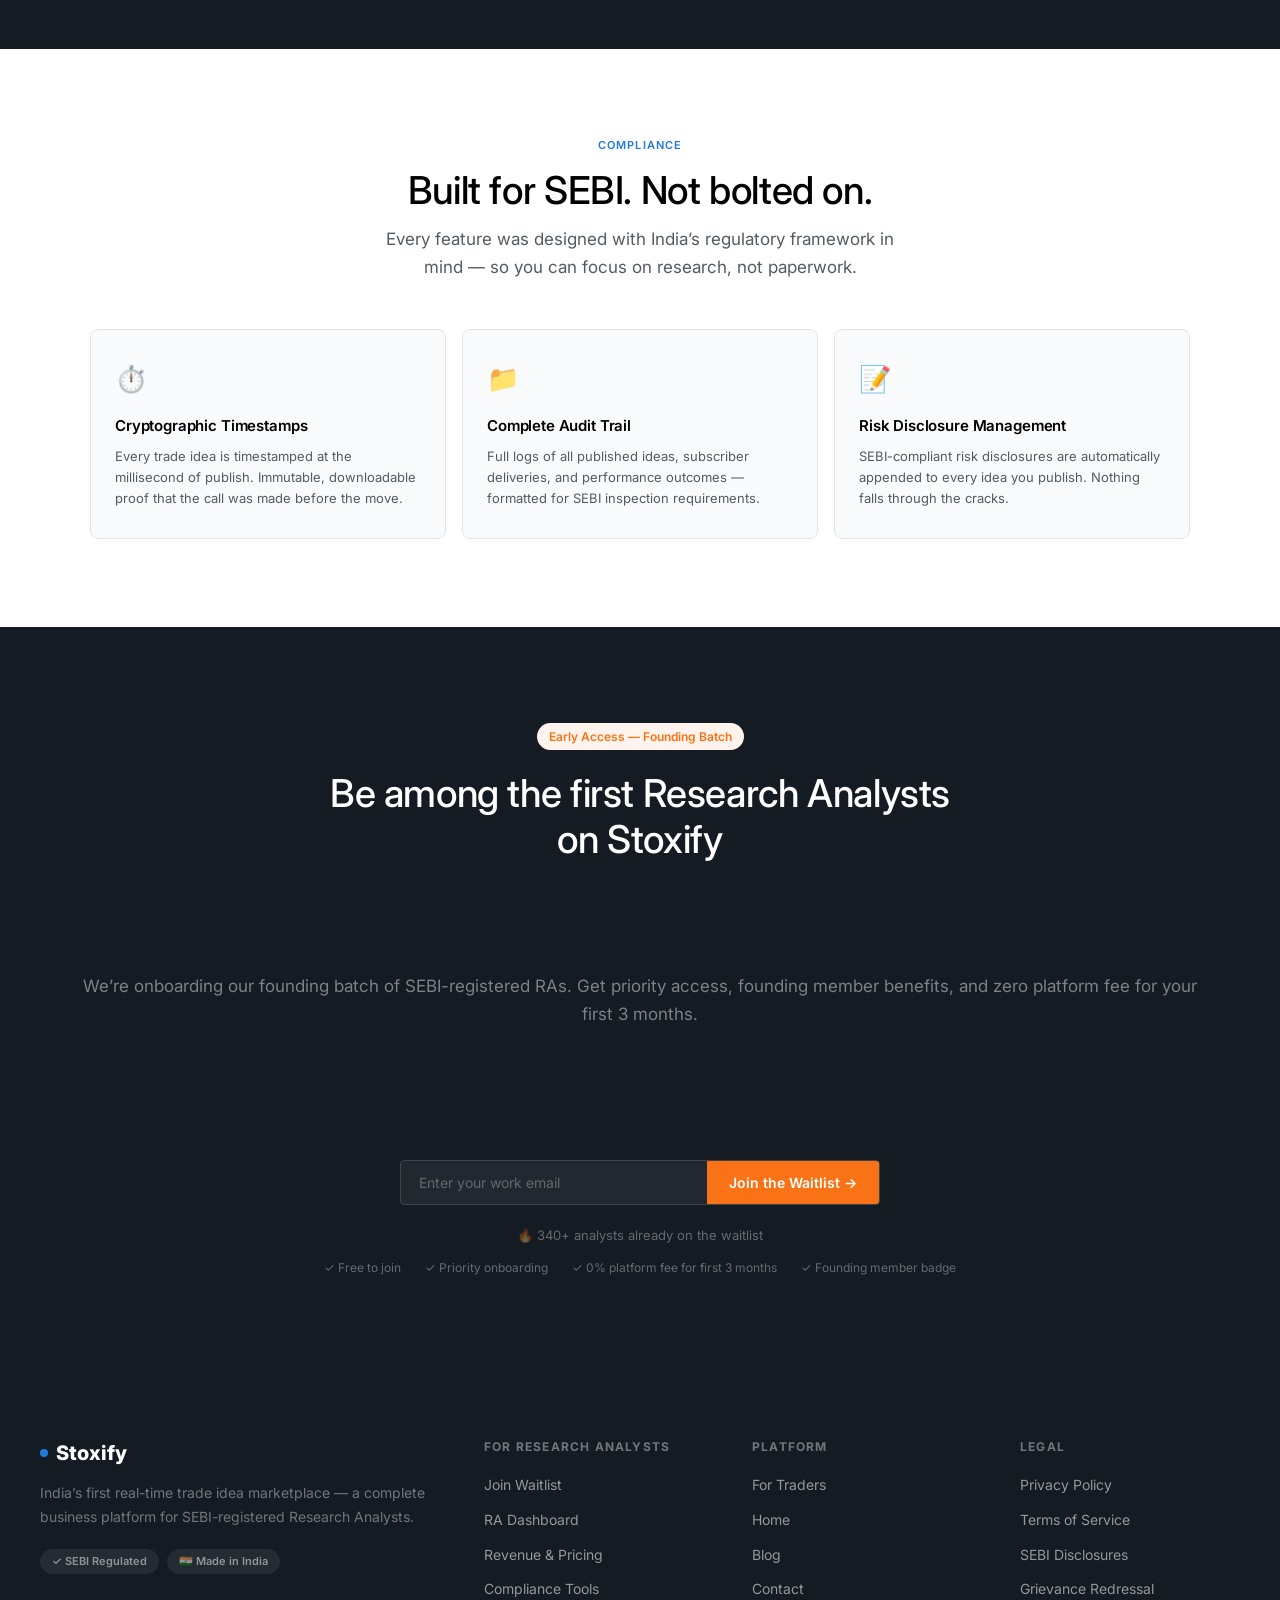
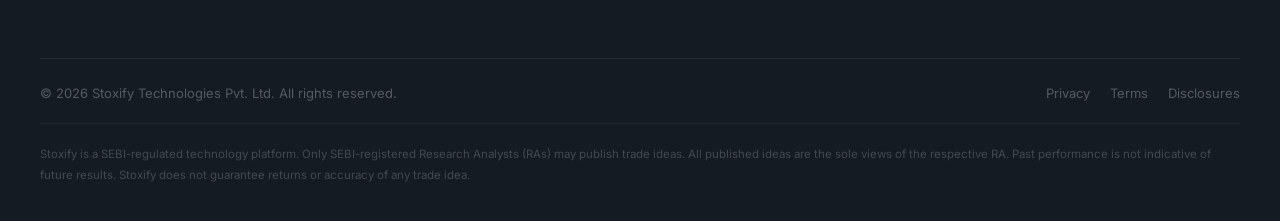
<file: for-analysts.html>
<!DOCTYPE html>
<html lang="en">
<head>
<meta charset="UTF-8">
<meta name="viewport" content="width=device-width, initial-scale=1.0">
<title>Stoxify for Research Analysts — Grow Your Advisory Practice</title>
<meta name="description" content="Stoxify gives SEBI-registered Research Analysts a complete platform to publish real-time trade ideas, grow subscribers, and earn recurring revenue.">
<link rel="stylesheet" href="shared.css">
<style>
/* ── HERO ── */
.hero-ra{background:var(--footer-bg);padding:140px 40px 100px;text-align:center;margin-top:66px;}
.hero-ra h1{color:#fff;font-weight:700;font-size:clamp(34px,5vw,56px);margin-bottom:18px;letter-spacing:-0.02em;}
.hero-ra .lead{color:rgba(255,255,255,0.55);max-width:560px;margin:0 auto 36px;font-size:clamp(15px,1.6vw,17px);}
.wl-form{display:flex;max-width:480px;margin:0 auto;border-radius:var(--radius);overflow:hidden;border:1px solid rgba(255,255,255,0.18);}
.wl-form input{flex:1;background:rgba(255,255,255,0.06);border:none;padding:13px 18px;font-family:var(--font-body);font-size:14px;color:#fff;outline:none;}
.wl-form input::placeholder{color:rgba(255,255,255,0.3);}
.wl-form button{background:var(--orange);color:#fff;border:none;padding:13px 22px;font-family:var(--font-body);font-size:14px;font-weight:600;cursor:pointer;white-space:nowrap;transition:background 0.15s;}
.wl-form button:hover{background:#ea6f0c;}
.hero-trust{display:flex;justify-content:center;gap:24px;margin-top:18px;flex-wrap:wrap;}
.hero-trust span{font-size:12px;color:rgba(255,255,255,0.35);}
@keyframes blink-dot{0%,100%{opacity:1}50%{opacity:0.25}}
.wl-success{display:none;background:rgba(27,158,75,0.15);border:1px solid rgba(27,158,75,0.3);border-radius:var(--radius);padding:12px 20px;font-size:13px;color:#34d399;max-width:480px;margin:14px auto 0;text-align:center;}

/* ── STATS STRIP ── */
.stats-strip{background:var(--white);border-bottom:1px solid var(--line);padding:32px 40px;}
.stats-strip-inner{max-width:1100px;margin:0 auto;display:grid;grid-template-columns:repeat(4,1fr);}
.ss-item{text-align:center;border-right:1px solid var(--line);padding:8px 0;}
.ss-item:last-child{border-right:none;}
.ss-num{font-size:24px;font-weight:700;color:var(--ink);letter-spacing:-0.5px;line-height:1;}
.ss-label{font-size:12px;color:var(--muted);margin-top:5px;}

/* ── SECTION BASE ── */
.ra-sec{padding:88px 40px;}
.ra-inner{max-width:1100px;margin:0 auto;}
.ra-tag{font-size:11px;font-weight:600;text-transform:uppercase;letter-spacing:0.1em;color:var(--brand);margin-bottom:12px;display:block;}
.ra-tag-orange{font-size:11px;font-weight:600;text-transform:uppercase;letter-spacing:0.1em;color:var(--orange);margin-bottom:12px;display:block;}
.sec-center{text-align:center;}
.sec-lead{margin:12px auto 0;max-width:520px;}
.two-col{display:grid;grid-template-columns:1fr 1fr;gap:48px;}
.two-col-lg{display:grid;grid-template-columns:1fr 1fr;gap:72px;align-items:center;}

/* ── OLD vs NEW ── */
.onv-grid{display:grid;grid-template-columns:1fr 1fr;gap:20px;margin-top:48px;}
.onv-card{border-radius:var(--radius-lg);padding:32px;border:1px solid var(--line);}
.onv-old{background:var(--surface);}
.onv-new{background:var(--footer-bg);}
.onv-label{font-size:11px;font-weight:700;text-transform:uppercase;letter-spacing:0.08em;margin-bottom:20px;}
.onv-old .onv-label{color:var(--muted-2);}
.onv-new .onv-label{color:var(--orange);}
.onv-list{list-style:none;display:flex;flex-direction:column;gap:11px;}
.onv-list li{display:flex;align-items:flex-start;gap:10px;font-size:14px;line-height:1.5;}
.onv-old .onv-list li{color:var(--muted);}
.onv-new .onv-list li{color:rgba(255,255,255,0.7);}
.onv-x{flex-shrink:0;font-weight:600;}
.onv-old .onv-x{color:var(--red);}
.onv-new .onv-x{color:#34d399;}

/* ── FEATURE BULLETS ── */
.feat-bullet{display:flex;gap:14px;align-items:flex-start;margin-bottom:20px;}
.feat-bullet:last-child{margin-bottom:0;}
.feat-icon-wrap{width:40px;height:40px;border-radius:var(--radius-lg);background:var(--brand-light);display:flex;align-items:center;justify-content:center;font-size:18px;flex-shrink:0;}
.feat-icon-orange{background:var(--orange-light);}
.feat-icon-green{background:var(--green-light);}
.feat-icon-purple{background:rgba(139,92,246,0.08);}
.feat-icon-red{background:var(--red-light);}
.feat-icon-teal{background:rgba(20,184,166,0.08);}
.feat-bullet h4{font-size:15px;font-weight:600;color:var(--ink);margin-bottom:4px;letter-spacing:-0.01em;}
.feat-bullet p{font-size:13px;color:var(--muted);line-height:1.65;}

/* ── RA DASHBOARD MOCKUP ── */
.mock-dash{background:#17191c;border-radius:var(--radius-lg);overflow:hidden;border:1px solid rgba(255,255,255,0.08);box-shadow:var(--shadow-xl);}
.mock-dash-bar{background:#1e2124;padding:12px 16px;display:flex;align-items:center;justify-content:space-between;border-bottom:1px solid rgba(255,255,255,0.07);}
.mock-dash-title{font-size:13px;font-weight:600;color:#fff;}
.mock-dash-user{font-size:11px;color:rgba(255,255,255,0.35);}
.mock-dash-btn{background:var(--orange);color:#fff;font-size:11px;font-weight:600;padding:5px 12px;border-radius:var(--radius);border:none;cursor:pointer;font-family:var(--font-body);}
.dash-metrics{padding:14px 14px 0;display:grid;grid-template-columns:repeat(3,1fr);gap:8px;}
.dm-card{background:rgba(255,255,255,0.04);border:1px solid rgba(255,255,255,0.06);border-radius:var(--radius);padding:12px;}
.dm-label{font-size:10px;color:rgba(255,255,255,0.35);margin-bottom:5px;text-transform:uppercase;letter-spacing:0.04em;}
.dm-val{font-size:18px;font-weight:700;letter-spacing:-0.5px;line-height:1;}
.dm-sub{font-size:10px;color:rgba(255,255,255,0.28);margin-top:4px;}
.dash-table-wrap{padding:12px 14px 14px;}
.dash-table{background:rgba(255,255,255,0.02);border-radius:var(--radius);overflow:hidden;}
.dt-head{display:grid;grid-template-columns:2fr 1fr 1fr;padding:7px 12px;font-size:10px;font-weight:600;color:rgba(255,255,255,0.28);text-transform:uppercase;letter-spacing:0.06em;border-bottom:1px solid rgba(255,255,255,0.05);}
.dt-row{display:grid;grid-template-columns:2fr 1fr 1fr;padding:10px 12px;border-bottom:1px solid rgba(255,255,255,0.03);align-items:center;}
.dt-row:last-child{border-bottom:none;}
.dt-name{font-size:12px;font-weight:600;color:#fff;}
.dt-sub-text{font-size:10px;color:rgba(255,255,255,0.28);}
.dt-pnl{font-size:12px;font-weight:600;}
.dt-badge{font-size:10px;font-weight:600;padding:2px 8px;border-radius:var(--radius);}

/* ── VALUE PROPS (2-col feature list) ── */
.vp-col-head{font-size:11px;font-weight:700;text-transform:uppercase;letter-spacing:0.1em;color:var(--orange);margin-bottom:20px;display:flex;align-items:center;gap:10px;}
.vp-col-head::after{content:'';flex:1;height:1px;background:var(--line);display:block;}

/* ── PUBLISH FORM MOCKUP ── */
.mock-publish{background:#fff;border:1px solid var(--line);border-radius:var(--radius-lg);overflow:hidden;box-shadow:var(--shadow-lg);}
.mp-bar{background:var(--surface);padding:13px 20px;display:flex;align-items:center;justify-content:space-between;border-bottom:1px solid var(--line);}
.mp-bar-title{font-size:14px;font-weight:600;color:var(--ink);}
.mp-sebi{font-size:11px;font-weight:600;color:var(--green);background:var(--green-light);padding:3px 10px;border-radius:100px;}
.mp-form{padding:18px;display:flex;flex-direction:column;gap:11px;}
.mp-row{display:grid;grid-template-columns:1fr 1fr;gap:10px;}
.mp-field-label{font-size:10px;font-weight:700;text-transform:uppercase;letter-spacing:0.07em;color:var(--muted-2);margin-bottom:5px;}
.mp-input{border-radius:var(--radius);padding:9px 12px;font-size:13px;font-weight:600;font-family:var(--font-body);}
.mp-default{background:var(--surface);border:1px solid var(--line);color:var(--ink);}
.mp-brand{background:var(--brand-light);border:1px solid var(--brand-mid);color:var(--brand);}
.mp-buy{background:var(--green-light);border:1px solid rgba(27,158,75,0.3);color:var(--green);}
.mp-sell{background:var(--red-light);border:1px solid rgba(217,48,37,0.2);color:var(--red);}
.mp-rationale{background:var(--surface);border:1px solid var(--line);border-radius:var(--radius);padding:9px 12px;font-size:12px;color:var(--muted);line-height:1.5;font-family:var(--font-body);}
.mp-publish-btn{background:var(--orange);color:#fff;font-size:14px;font-weight:600;padding:13px;border:none;border-radius:var(--radius);cursor:pointer;width:100%;font-family:var(--font-body);transition:background 0.15s;}
.mp-publish-btn:hover{background:#ea6f0c;}
.mp-ts{display:flex;align-items:center;gap:6px;justify-content:center;font-size:11px;color:var(--muted-2);}
.mp-ts-dot{width:6px;height:6px;border-radius:50%;background:var(--green);flex-shrink:0;animation:blink-dot 1.5s infinite;}

/* ── TIMING CARD ── */
.timing-card{background:var(--white);border:1px solid var(--line);border-radius:var(--radius-lg);padding:20px;display:flex;flex-direction:column;gap:14px;}
.timing-row{display:flex;align-items:center;gap:12px;font-size:14px;}
.timing-dot{width:10px;height:10px;border-radius:50%;flex-shrink:0;}
.timing-label{flex:1;color:var(--muted);}
.timing-val{font-weight:700;color:var(--ink);font-size:15px;font-variant-numeric:tabular-nums;}

/* ── HOW IT WORKS ── */
.hiw-grid{display:grid;grid-template-columns:repeat(3,1fr);gap:20px;margin-top:48px;}
.hiw-card{background:var(--white);border:1px solid var(--line);border-radius:var(--radius-lg);padding:32px 24px;text-align:center;}
.hiw-icon-wrap{width:52px;height:52px;border-radius:50%;background:var(--brand-light);display:flex;align-items:center;justify-content:center;font-size:22px;margin:0 auto 20px;}
.hiw-card h4{font-size:16px;font-weight:600;color:var(--ink);margin-bottom:10px;letter-spacing:-0.01em;}
.hiw-card p{font-size:13px;color:var(--muted);line-height:1.65;}
.chip-strip{display:grid;grid-template-columns:repeat(3,1fr);gap:14px;margin-top:36px;}
.chip-item{display:flex;align-items:center;gap:10px;font-size:13px;color:var(--muted);}
.chip-item-icon{font-size:17px;flex-shrink:0;}

/* ── REVENUE ── */
.rev-ra{background:var(--footer-bg);padding:88px 40px;}
.rev-inner{max-width:1100px;margin:0 auto;display:grid;grid-template-columns:1fr 1fr;gap:64px;align-items:start;}
.rev-text h2{color:#fff;margin-bottom:14px;}
.rev-text .lead{color:rgba(255,255,255,0.45);}
.rev-card{background:rgba(255,255,255,0.05);border:1px solid rgba(255,255,255,0.1);border-radius:var(--radius-lg);padding:28px;}
.rev-card-title{font-size:11px;font-weight:600;text-transform:uppercase;letter-spacing:0.08em;color:rgba(255,255,255,0.35);margin-bottom:20px;}
.rev-row{display:flex;justify-content:space-between;align-items:center;padding:13px 0;border-bottom:1px solid rgba(255,255,255,0.07);font-size:14px;}
.rev-row:last-of-type{border-bottom:none;}
.rev-label{color:rgba(255,255,255,0.45);}
.rev-val{color:#fff;font-weight:600;}
.rev-total{background:rgba(249,115,22,0.12);border:1px solid rgba(249,115,22,0.25);border-radius:var(--radius);padding:16px 20px;display:flex;justify-content:space-between;align-items:center;margin-top:16px;}
.rev-total-label{font-size:13px;color:rgba(255,255,255,0.6);}
.rev-total-val{font-size:26px;font-weight:700;color:var(--orange);letter-spacing:-1px;}

/* ── COMPLIANCE ── */
.comp-grid{display:grid;grid-template-columns:repeat(3,1fr);gap:16px;margin-top:48px;}
.comp-card{background:var(--surface);border:1px solid var(--line);border-radius:var(--radius-lg);padding:28px 24px;}
.comp-icon{font-size:26px;margin-bottom:14px;}
.comp-card h4{font-size:15px;font-weight:600;color:var(--ink);margin-bottom:8px;letter-spacing:-0.01em;}
.comp-card p{font-size:13px;color:var(--muted);line-height:1.65;}

/* ── WAITLIST FINAL ── */
.wl-final{background:var(--footer-bg);padding:96px 40px;text-align:center;}
.wl-final h2{color:#fff;margin-bottom:14px;}
.wl-final .lead{color:rgba(255,255,255,0.45);margin-bottom:36px;}
.wl-counter{font-size:13px;color:rgba(255,255,255,0.35);margin-top:20px;}

/* ── RESPONSIVE ── */
@media(max-width:860px){
  .onv-grid,.hiw-grid,.comp-grid,.chip-strip,.two-col,.rev-inner{grid-template-columns:1fr;}
  .two-col-lg{grid-template-columns:1fr!important;}
  .stats-strip-inner{grid-template-columns:1fr 1fr;}
  .ss-item:nth-child(2){border-right:none;}
  .hero-ra,.ra-sec,.rev-ra,.wl-final,.stats-strip{padding-left:24px;padding-right:24px;}
  .mp-row{grid-template-columns:1fr;}
}
@media (max-width: 860px) {
  .ra-hero { padding: 100px 24px 64px; }
  .comp-grid { grid-template-columns: 1fr; }
  .feat-2col { grid-template-columns: 1fr !important; }
  .onv-grid { grid-template-columns: 1fr; }
  .hiw-grid { grid-template-columns: 1fr; }
  .ra-calc { flex-direction: column; }
  .comp-card { min-width: unset; }
}
@media (max-width: 560px) {
  .mock-dash { font-size: 12px; }
  .timing-cards { flex-direction: column; }
}
</style>
</head>
<body>
<!-- NAV -->
<nav class="nav">
  <div class="nav-inner">
    <a href="index.html" class="nav-logo"><span class="nav-logo-dot"></span>Stoxify</a>
    <ul class="nav-links">
      <li><a href="index.html">Home</a></li>
      <li><a href="for-analysts.html" class="active">For Research Analysts</a></li>
    </ul>
    <button class="nav-hamburger" id="nav-hamburger" aria-label="Open menu">
      <span></span><span></span><span></span>
    </button>
    <div class="nav-actions">
      <a href="#" class="btn btn-ghost">Log In</a>
      <a href="#waitlist" class="btn btn-orange">Join Waitlist</a>
    </div>
  </div>
</nav>

<!-- HERO -->
<section class="hero-ra">
  <span class="chip chip-orange" style="margin-bottom:20px;display:inline-flex;">For SEBI-Registered Research Analysts</span>
  <h1>Scale your research<br>&amp; advisory practice</h1>
  <p class="lead">Stoxify gives SEBI-registered Research Analysts a complete platform to publish real-time trade ideas, grow a subscriber base, and build a scalable advisory practice.</p>
  <form class="wl-form" id="hero-form" name="waitlist" data-netlify="true" onsubmit="handleWL(event,'hero-ok')">
    <input type="email" name="email" placeholder="Enter your work email" required>
    <button type="submit">Join the Waitlist &rarr;</button>
  </form>
  <div id="hero-ok" class="wl-success">&check; You&rsquo;re on the list! We&rsquo;ll reach out when we launch.</div>
  <div class="hero-trust">
    <span>&check; SEBI RAs only</span>
    <span>&check; Free to join</span>
    <span>&check; Priority onboarding</span>
    <span>&check; Launching soon</span>
  </div>
</section>

<!-- STATS STRIP -->
<div class="stats-strip">
  <div class="stats-strip-inner">
    <div class="ss-item"><div class="ss-num">340+</div><div class="ss-label">SEBI-registered RAs on waitlist</div></div>
    <div class="ss-item"><div class="ss-num">&#8377;480Cr+</div><div class="ss-label">Trade volume facilitated</div></div>
    <div class="ss-item"><div class="ss-num">&lt;3s</div><div class="ss-label">Alert delivery time</div></div>
    <div class="ss-item"><div class="ss-num">12K+</div><div class="ss-label">Traders waiting</div></div>
  </div>
</div>

<!-- OLD vs NEW -->
<section class="ra-sec" style="background:var(--surface);border-top:1px solid var(--line);border-bottom:1px solid var(--line);">
  <div class="ra-inner">
    <div class="reveal">
      <span class="ra-tag">Complete Advisory Solution</span>
      <h2>Replace WhatsApp, Excel &amp; manual billing<br>with one platform</h2>
      <p class="lead" style="margin-top:10px;max-width:560px;">Most RAs juggle 5+ tools. Stoxify replaces all of them &mdash; so you focus on research, not operations.</p>
    </div>
    <div class="onv-grid">
      <div class="onv-card onv-old reveal">
        <div class="onv-label">&#10006; The Old Way</div>
        <ul class="onv-list">
          <li><span class="onv-x">&#10007;</span><span>Publish ideas on WhatsApp groups manually</span></li>
          <li><span class="onv-x">&#10007;</span><span>Chase clients for subscription renewals</span></li>
          <li><span class="onv-x">&#10007;</span><span>Maintain Excel sheets for billing &amp; invoicing</span></li>
          <li><span class="onv-x">&#10007;</span><span>No timestamped proof if SEBI asks</span></li>
          <li><span class="onv-x">&#10007;</span><span>Track performance manually on spreadsheets</span></li>
          <li><span class="onv-x">&#10007;</span><span>Rely only on word of mouth for discovery</span></li>
        </ul>
      </div>
      <div class="onv-card onv-new reveal d2">
        <div class="onv-label">&#10003; With Stoxify</div>
        <ul class="onv-list">
          <li><span class="onv-x">&#10003;</span><span>Publish in seconds &mdash; delivered to all subscribers instantly</span></li>
          <li><span class="onv-x">&#10003;</span><span>Auto-billing, renewal reminders &amp; lapsed management</span></li>
          <li><span class="onv-x">&#10003;</span><span>GST-compliant invoices generated automatically</span></li>
          <li><span class="onv-x">&#10003;</span><span>Every idea timestamped &amp; cryptographically sealed</span></li>
          <li><span class="onv-x">&#10003;</span><span>Full analytics dashboard updated in real time</span></li>
          <li><span class="onv-x">&#10003;</span><span>Listed on marketplace &mdash; discovered by 12K+ traders</span></li>
        </ul>
      </div>
    </div>
  </div>
</section>

<!-- VALUE PROPS -->
<section class="ra-sec">
  <div class="ra-inner">
    <div class="reveal sec-center" style="margin-bottom:56px;">
      <h2>Everything to run and<br>grow your practice.</h2>
      <p class="lead sec-lead">Stop juggling WhatsApp groups, spreadsheets, manual billing, and compliance paperwork. Stoxify handles it all.</p>
    </div>
    <div class="two-col reveal">
      <div>
        <div class="vp-col-head">Publish &amp; Distribute</div>
        <div class="feat-bullet">
          <div class="feat-icon-wrap feat-icon-orange">&#9889;</div>
          <div><h4>Publish trade ideas in seconds</h4><p>Open the app, enter symbol, type BUY/SELL, set entry/target/SL, hit publish. Your idea reaches every subscriber instantly &mdash; timestamped and sealed.</p></div>
        </div>
        <div class="feat-bullet">
          <div class="feat-icon-wrap">&#128101;</div>
          <div><h4>Grow your subscriber base</h4><p>Your verified track record is visible on the marketplace. Good performance speaks for itself. Subscribers come to you &mdash; no cold marketing needed.</p></div>
        </div>
        <div class="feat-bullet">
          <div class="feat-icon-wrap feat-icon-green">&#127991;&#65039;</div>
          <div><h4>Branded profile page</h4><p>A dedicated, professional profile with your photo, SEBI credentials, performance history, and subscription plans &mdash; all verified by Stoxify.</p></div>
        </div>
      </div>
      <div>
        <div class="vp-col-head">Manage &amp; Scale</div>
        <div class="feat-bullet">
          <div class="feat-icon-wrap feat-icon-purple">&#128179;</div>
          <div><h4>Subscriber management &amp; billing</h4><p>Stoxify handles the full subscription lifecycle &mdash; payment collection, GST invoicing, renewals, plan upgrades, and lapsed-subscription handling.</p></div>
        </div>
        <div class="feat-bullet">
          <div class="feat-icon-wrap feat-icon-red">&#128203;</div>
          <div><h4>SEBI compliance tools &amp; audit trail</h4><p>Every idea is timestamped, every delivery logged. Complete audit trail for SEBI inspections. Disclosure management handled for you.</p></div>
        </div>
        <div class="feat-bullet">
          <div class="feat-icon-wrap feat-icon-teal">&#128202;</div>
          <div><h4>Analytics to grow smarter</h4><p>Track hit rates, P&amp;L per idea, subscriber growth, revenue trends, and more. Build your reputation on real, verifiable data.</p></div>
        </div>
      </div>
    </div>
  </div>
</section>

<!-- MANAGE: INVEST IN RESEARCH -->
<section class="ra-sec" style="background:var(--surface);border-top:1px solid var(--line);border-bottom:1px solid var(--line);">
  <div class="ra-inner">
    <div class="two-col-lg reveal">
      <div>
        <span class="ra-tag">Manage</span>
        <h2>Invest time in research,<br>not operations</h2>
        <p class="lead" style="margin-top:12px;margin-bottom:28px;">Everything you need to run a professional advisory practice &mdash; without the manual work.</p>
        <div class="feat-bullet">
          <div class="feat-icon-wrap feat-icon-purple">&#128179;</div>
          <div><h4>Complete subscriber &amp; billing management</h4><p>Payment collection, GST invoicing, auto-renewals &amp; risk profiling &mdash; all automated.</p></div>
        </div>
        <div class="feat-bullet">
          <div class="feat-icon-wrap feat-icon-red">&#128203;</div>
          <div><h4>SEBI audit trail &amp; compliance tools</h4><p>Every idea timestamped. Full logs ready for SEBI inspections at any time.</p></div>
        </div>
        <div class="feat-bullet">
          <div class="feat-icon-wrap feat-icon-teal">&#128202;</div>
          <div><h4>Analytics to grow smarter</h4><p>Hit rate, P&amp;L per idea, subscriber growth &amp; revenue trends in one dashboard.</p></div>
        </div>
      </div>
      <!-- Dashboard Mockup -->
      <div class="mock-dash">
        <div class="mock-dash-bar">
          <div class="mock-dash-title">RA Dashboard</div>
          <div class="mock-dash-user">Arjun Kapoor &middot; SEBI RA</div>
          <button class="mock-dash-btn">+ Publish</button>
        </div>
        <div class="dash-metrics">
          <div class="dm-card"><div class="dm-label">Monthly Revenue</div><div class="dm-val" style="color:var(--orange);">&#8377;1.2L</div><div class="dm-sub">+18% this month</div></div>
          <div class="dm-card"><div class="dm-label">Subscribers</div><div class="dm-val" style="color:#fff;">384</div><div class="dm-sub">+42 this week</div></div>
          <div class="dm-card"><div class="dm-label">Hit Rate</div><div class="dm-val" style="color:#34d399;">74%</div><div class="dm-sub">Last 90 days</div></div>
        </div>
        <div class="dash-table-wrap">
          <div class="dash-table">
            <div class="dt-head"><span>Idea</span><span>P&amp;L</span><span>Status</span></div>
            <div class="dt-row">
              <div><div class="dt-name">RELIANCE BUY</div><div class="dt-sub-text">&#8377;2,800 &rarr; &#8377;2,940</div></div>
              <div class="dt-pnl" style="color:#34d399;">+4.3%</div>
              <div><span class="dt-badge" style="background:rgba(52,211,153,0.12);color:#34d399;">Active</span></div>
            </div>
            <div class="dt-row">
              <div><div class="dt-name">INFY SELL</div><div class="dt-sub-text">&#8377;1,400 &rarr; &#8377;1,340</div></div>
              <div class="dt-pnl" style="color:#34d399;">+4.1%</div>
              <div><span class="dt-badge" style="background:rgba(255,255,255,0.06);color:rgba(255,255,255,0.35);">Closed</span></div>
            </div>
            <div class="dt-row">
              <div><div class="dt-name">NIFTY CE BUY</div><div class="dt-sub-text">&#8377;220 &rarr; &#8377;280</div></div>
              <div class="dt-pnl" style="color:#34d399;">+27%</div>
              <div><span class="dt-badge" style="background:rgba(255,255,255,0.06);color:rgba(255,255,255,0.35);">Closed</span></div>
            </div>
          </div>
        </div>
      </div>
    </div>
  </div>
</section>

<!-- PUBLISH DEMO -->
<section class="ra-sec">
  <div class="ra-inner">
    <div class="two-col-lg reveal">
      <div>
        <span class="ra-tag-orange">Publishing Experience</span>
        <h2 style="font-size:clamp(28px,3.5vw,42px);font-weight:700;letter-spacing:-0.02em;margin-bottom:14px;">Publish an idea in<br>under 30 seconds.</h2>
        <p class="lead" style="margin-bottom:28px;">Our mobile-first publish interface is built for speed. Every field is optimised for the market &mdash; symbol search, type toggle, pre-filled exchanges.</p>
        <div class="timing-card">
          <div class="timing-row">
            <span class="timing-dot" style="background:var(--orange);"></span>
            <span class="timing-label">You hit Publish</span>
            <span class="timing-val">T+0s</span>
          </div>
          <div class="timing-row">
            <span class="timing-dot" style="background:var(--brand);"></span>
            <span class="timing-label">Idea is timestamped</span>
            <span class="timing-val">T+0.1s</span>
          </div>
          <div class="timing-row">
            <span class="timing-dot" style="background:var(--green);"></span>
            <span class="timing-label">Subscribers notified</span>
            <span class="timing-val">T+2.8s</span>
          </div>
        </div>
      </div>
      <!-- Publish Form Mockup -->
      <div class="mock-publish">
        <div class="mp-bar">
          <span class="mp-bar-title">Publish Trade Idea</span>
          <span class="mp-sebi">&#10003; SEBI Verified RA</span>
        </div>
        <div class="mp-form">
          <div class="mp-row">
            <div><div class="mp-field-label">Symbol</div><div class="mp-input mp-brand">RELIANCE</div></div>
            <div><div class="mp-field-label">Exchange</div><div class="mp-input mp-brand">NSE</div></div>
          </div>
          <div class="mp-row">
            <div><div class="mp-field-label">Type</div><div class="mp-input mp-buy">BUY</div></div>
            <div><div class="mp-field-label">Segment</div><div class="mp-input mp-brand">Intraday</div></div>
          </div>
          <div class="mp-row">
            <div><div class="mp-field-label">Entry Price</div><div class="mp-input mp-default">&#8377; 2,847</div></div>
            <div><div class="mp-field-label">Target</div><div class="mp-input mp-buy">&#8377; 2,940</div></div>
          </div>
          <div class="mp-row">
            <div><div class="mp-field-label">Stop Loss</div><div class="mp-input mp-sell">&#8377; 2,800</div></div>
            <div><div class="mp-field-label">Risk:Reward</div><div class="mp-input mp-buy">1 : 2.0</div></div>
          </div>
          <div>
            <div class="mp-field-label">Rationale (Optional)</div>
            <div class="mp-rationale">Strong support at 2800, bullish engulfing on 15min chart. Targeting resistance at 2940.</div>
          </div>
          <button class="mp-publish-btn">&#9889; Publish to 342 Subscribers</button>
          <div class="mp-ts"><span class="mp-ts-dot"></span>Will be timestamped &amp; logged for SEBI compliance</div>
        </div>
      </div>
    </div>
  </div>
</section>

<!-- HOW IT WORKS -->
<section class="ra-sec" style="background:var(--surface);border-top:1px solid var(--line);border-bottom:1px solid var(--line);">
  <div class="ra-inner">
    <div class="reveal sec-center">
      <span class="ra-tag" style="display:block;text-align:center;">How It Works</span>
      <h2>Turn your research into recurring revenue</h2>
      <p class="lead sec-lead">Three core things Stoxify does for every Research Analyst on the platform.</p>
    </div>
    <div class="hiw-grid">
      <div class="hiw-card reveal">
        <div class="hiw-icon-wrap">&#128228;</div>
        <h4>Push Trade Ideas Instantly</h4>
        <p>Publish in seconds via app or web. Every idea timestamped and delivered to all subscribers in under 3 seconds. NSE API verified.</p>
      </div>
      <div class="hiw-card reveal d2">
        <div class="hiw-icon-wrap">&#128176;</div>
        <h4>Earn Recurring Revenue</h4>
        <p>Set your own subscription price. Earn monthly recurring income. Transparent 5% platform fee. Direct bank payouts &mdash; no chasing.</p>
      </div>
      <div class="hiw-card reveal d3">
        <div class="hiw-icon-wrap">&#128274;</div>
        <h4>Stay Fully Compliant</h4>
        <p>SEBI compliance is built in. Audit trail, risk disclosures, credential verification. No liability for client fund management &mdash; ever.</p>
      </div>
    </div>
    <div class="chip-strip reveal">
      <div class="chip-item"><span class="chip-item-icon">&#128184;</span>Monthly subscription revenue from followers</div>
      <div class="chip-item"><span class="chip-item-icon">&#9878;&#65039;</span>Built-in compliance framework</div>
      <div class="chip-item"><span class="chip-item-icon">&#128202;</span>Performance tracking &amp; verification</div>
      <div class="chip-item"><span class="chip-item-icon">&#128101;</span>Client acquisition through our marketplace</div>
      <div class="chip-item"><span class="chip-item-icon">&#128737;&#65039;</span>No liability for client fund management</div>
      <div class="chip-item"><span class="chip-item-icon">&#11088;</span>Transparent rating system builds trust</div>
    </div>
  </div>
</section>

<!-- REVENUE CALCULATOR -->
<section class="rev-ra">
  <div class="rev-inner">
    <div class="rev-text reveal">
      <span class="ra-tag-orange">Revenue Potential</span>
      <h2>What could you earn<br>on Stoxify?</h2>
      <p class="lead">Your revenue scales with your subscriber base. Stoxify handles every rupee &mdash; billing, renewals, and payouts.</p>
    </div>
    <div class="rev-card reveal d2">
      <div class="rev-card-title">Sample Revenue Calculation</div>
      <div class="rev-row"><span class="rev-label">Your subscribers</span><span class="rev-val">300</span></div>
      <div class="rev-row"><span class="rev-label">Monthly subscription fee</span><span class="rev-val">&#8377;999 / month</span></div>
      <div class="rev-row"><span class="rev-label">Gross Revenue</span><span class="rev-val">&#8377;2,99,700</span></div>
      <div class="rev-row"><span class="rev-label">Stoxify platform fee</span><span class="rev-val" style="color:rgba(255,255,255,0.35);">5% + GST</span></div>
      <div class="rev-total">
        <span class="rev-total-label">Your monthly payout</span>
        <span class="rev-total-val">~&#8377;2.7L</span>
      </div>
    </div>
  </div>
</section>

<!-- COMPLIANCE -->
<section class="ra-sec">
  <div class="ra-inner">
    <div class="reveal sec-center">
      <span class="ra-tag" style="display:block;text-align:center;">Compliance</span>
      <h2>Built for SEBI. Not bolted on.</h2>
      <p class="lead sec-lead">Every feature was designed with India&rsquo;s regulatory framework in mind &mdash; so you can focus on research, not paperwork.</p>
    </div>
    <div class="comp-grid">
      <div class="comp-card reveal">
        <div class="comp-icon">&#9201;&#65039;</div>
        <h4>Cryptographic Timestamps</h4>
        <p>Every trade idea is timestamped at the millisecond of publish. Immutable, downloadable proof that the call was made before the move.</p>
      </div>
      <div class="comp-card reveal d2">
        <div class="comp-icon">&#128193;</div>
        <h4>Complete Audit Trail</h4>
        <p>Full logs of all published ideas, subscriber deliveries, and performance outcomes &mdash; formatted for SEBI inspection requirements.</p>
      </div>
      <div class="comp-card reveal d3">
        <div class="comp-icon">&#128221;</div>
        <h4>Risk Disclosure Management</h4>
        <p>SEBI-compliant risk disclosures are automatically appended to every idea you publish. Nothing falls through the cracks.</p>
      </div>
    </div>
  </div>
</section>

<!-- WAITLIST CTA -->
<section class="wl-final" id="waitlist">
  <div class="container">
    <span class="chip chip-orange" style="margin-bottom:20px;display:inline-flex;">Early Access &mdash; Founding Batch</span>
    <h2 class="reveal">Be among the first Research Analysts<br>on Stoxify</h2>
    <p class="lead wl-final reveal d2">We&rsquo;re onboarding our founding batch of SEBI-registered RAs. Get priority access, founding member benefits, and zero platform fee for your first 3 months.</p>
    <form class="wl-form reveal d3" id="final-form" name="waitlist" data-netlify="true" onsubmit="handleWL(event,'final-ok')">
      <input type="email" name="email" placeholder="Enter your work email" required>
      <button type="submit">Join the Waitlist &rarr;</button>
    </form>
    <div id="final-ok" class="wl-success">&check; You&rsquo;re on the list! We&rsquo;ll reach out when we launch.</div>
    <p class="wl-counter reveal d4">&#128293; 340+ analysts already on the waitlist</p>
    <div class="hero-trust reveal d4" style="margin-top:12px;">
      <span>&check; Free to join</span>
      <span>&check; Priority onboarding</span>
      <span>&check; 0% platform fee for first 3 months</span>
      <span>&check; Founding member badge</span>
    </div>
  </div>
</section>

<!-- FOOTER -->
<footer>
  <div class="footer-inner">
    <div class="footer-grid">
      <div>
        <a href="index.html" class="footer-logo"><span class="nav-logo-dot"></span>Stoxify</a>
        <p class="footer-tagline">India&rsquo;s first real-time trade idea marketplace &mdash; a complete business platform for SEBI-registered Research Analysts.</p>
        <div style="display:flex;gap:8px;flex-wrap:wrap;">
          <span class="chip" style="background:rgba(255,255,255,0.07);color:rgba(255,255,255,0.5);font-size:11px;">&check; SEBI Regulated</span>
          <span class="chip" style="background:rgba(255,255,255,0.07);color:rgba(255,255,255,0.5);font-size:11px;">&#127470;&#127475; Made in India</span>
        </div>
      </div>
      <div class="footer-col">
        <h5>For Research Analysts</h5>
        <ul>
          <li><a href="#waitlist">Join Waitlist</a></li>
          <li><a href="#">RA Dashboard</a></li>
          <li><a href="#">Revenue &amp; Pricing</a></li>
          <li><a href="#">Compliance Tools</a></li>
        </ul>
      </div>
      <div class="footer-col">
        <h5>Platform</h5>
        <ul>
          <li><a href="index.html">For Traders</a></li>
          <li><a href="index.html">Home</a></li>
          <li><a href="#">Blog</a></li>
          <li><a href="#">Contact</a></li>
        </ul>
      </div>
      <div class="footer-col">
        <h5>Legal</h5>
        <ul>
          <li><a href="privacy.html">Privacy Policy</a></li>
          <li><a href="terms.html">Terms of Service</a></li>
          <li><a href="sebi-disclosures.html">SEBI Disclosures</a></li>
          <li><a href="grievance.html">Grievance Redressal</a></li>
        </ul>
      </div>
    </div>
    <div class="footer-bottom">
      <div class="footer-copy">&copy; 2026 Stoxify Technologies Pvt. Ltd. All rights reserved.</div>
      <div class="footer-legal"><a href="privacy.html">Privacy</a><a href="terms.html">Terms</a><a href="sebi-disclosures.html">Disclosures</a></div>
    </div>
    <p class="footer-disclaimer">Stoxify is a SEBI-regulated technology platform. Only SEBI-registered Research Analysts (RAs) may publish trade ideas. All published ideas are the sole views of the respective RA. Past performance is not indicative of future results. Stoxify does not guarantee returns or accuracy of any trade idea.</p>
  </div>
</footer>

<script>
function handleWL(e, successId) {
  e.preventDefault();
  const form = e.target;
  const formData = new FormData(form);
  formData.append("form-name", form.getAttribute("name"));
  
  fetch("/", {
    method: "POST",
    headers: { "Content-Type": "application/x-www-form-urlencoded" },
    body: new URLSearchParams(formData).toString(),
  })
  .then(() => {
    form.style.display = 'none';
    document.getElementById(successId).style.display = 'block';
  })
  .catch((error) => console.error("Error submitting form:", error));
}
const obs = new IntersectionObserver(entries => {
  entries.forEach(e => { if (e.isIntersecting) { e.target.classList.add('visible'); obs.unobserve(e.target); }});
}, { threshold: 0.1, rootMargin: '0px 0px -40px 0px' });
document.querySelectorAll('.reveal').forEach(el => obs.observe(el));
</script>

<script>
(function(){
  var btn = document.getElementById('nav-hamburger');
  var links = document.querySelector('.nav-links');
  if(!btn || !links) return;
  btn.addEventListener('click', function(){
    btn.classList.toggle('open');
    links.classList.toggle('open');
  });
  links.querySelectorAll('a').forEach(function(a){
    a.addEventListener('click', function(){
      btn.classList.remove('open');
      links.classList.remove('open');
    });
  });
})();
</script>
</body>
</html>
</file>
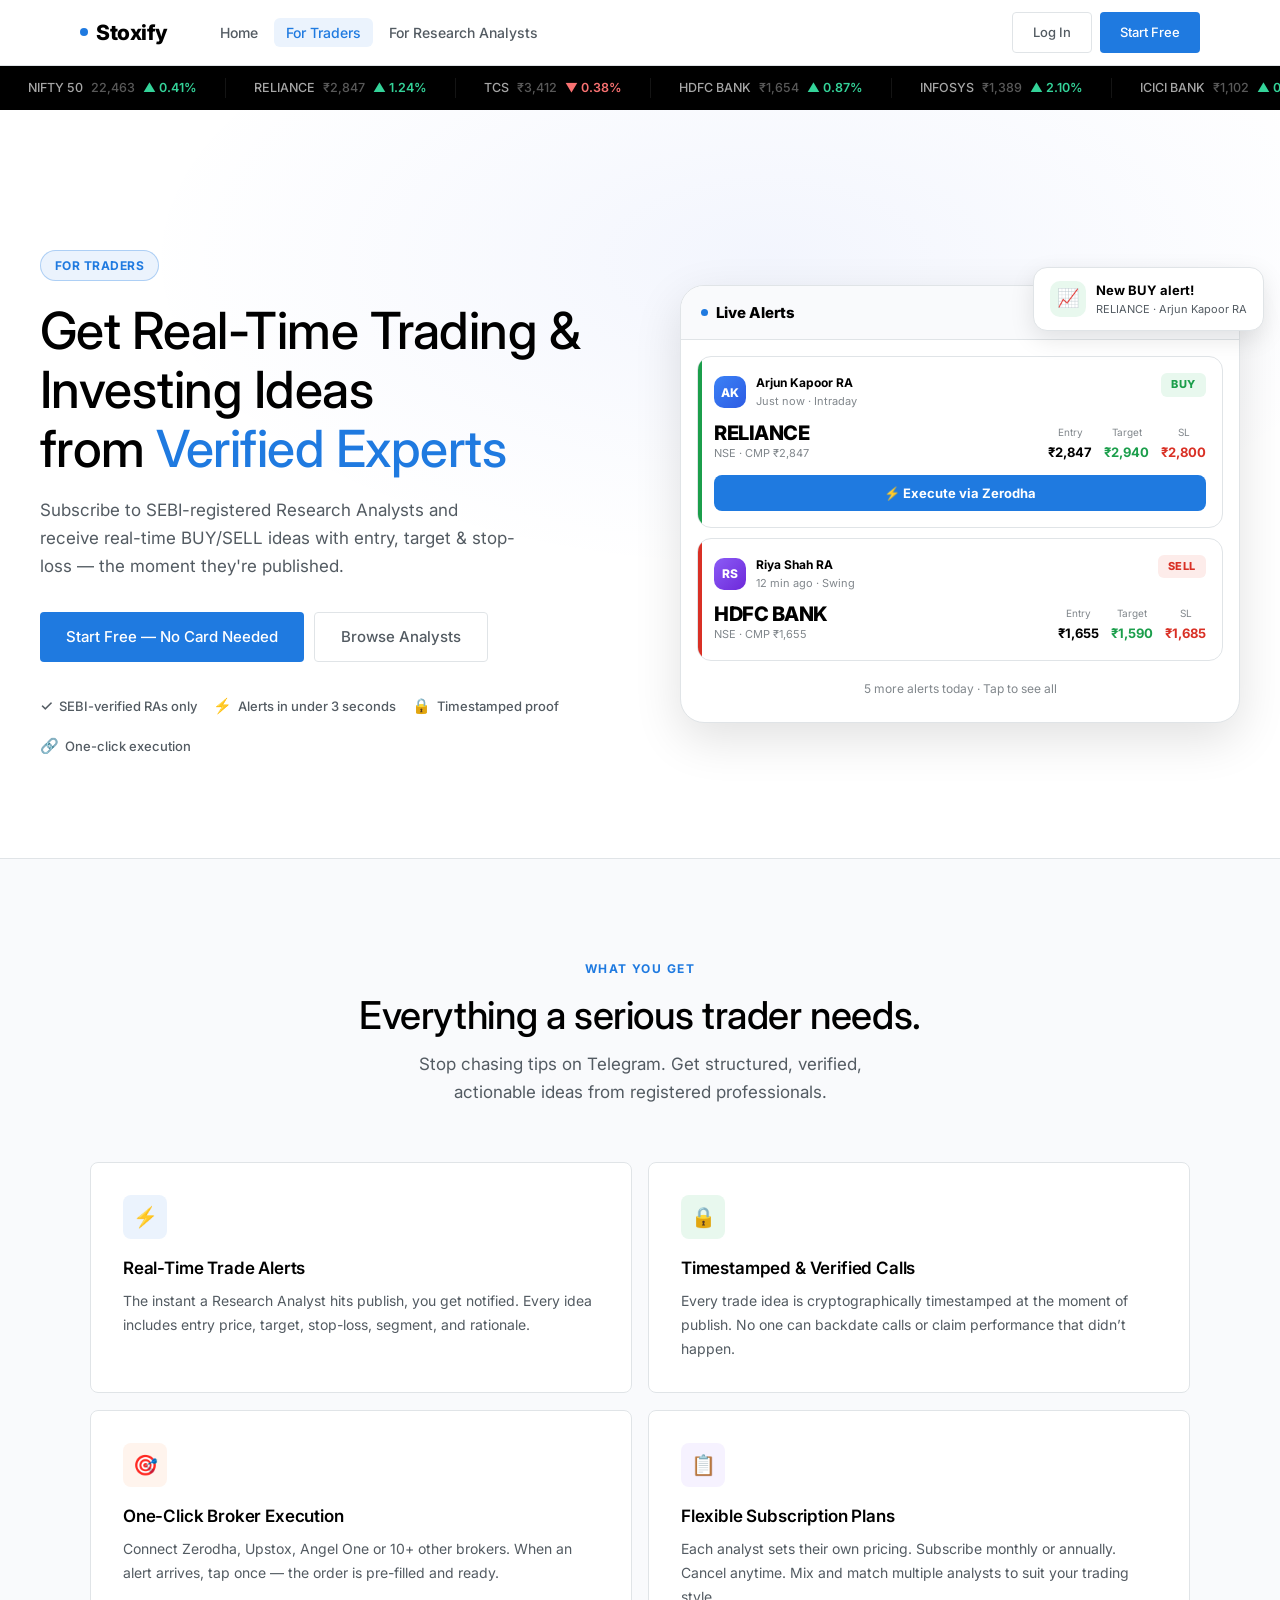
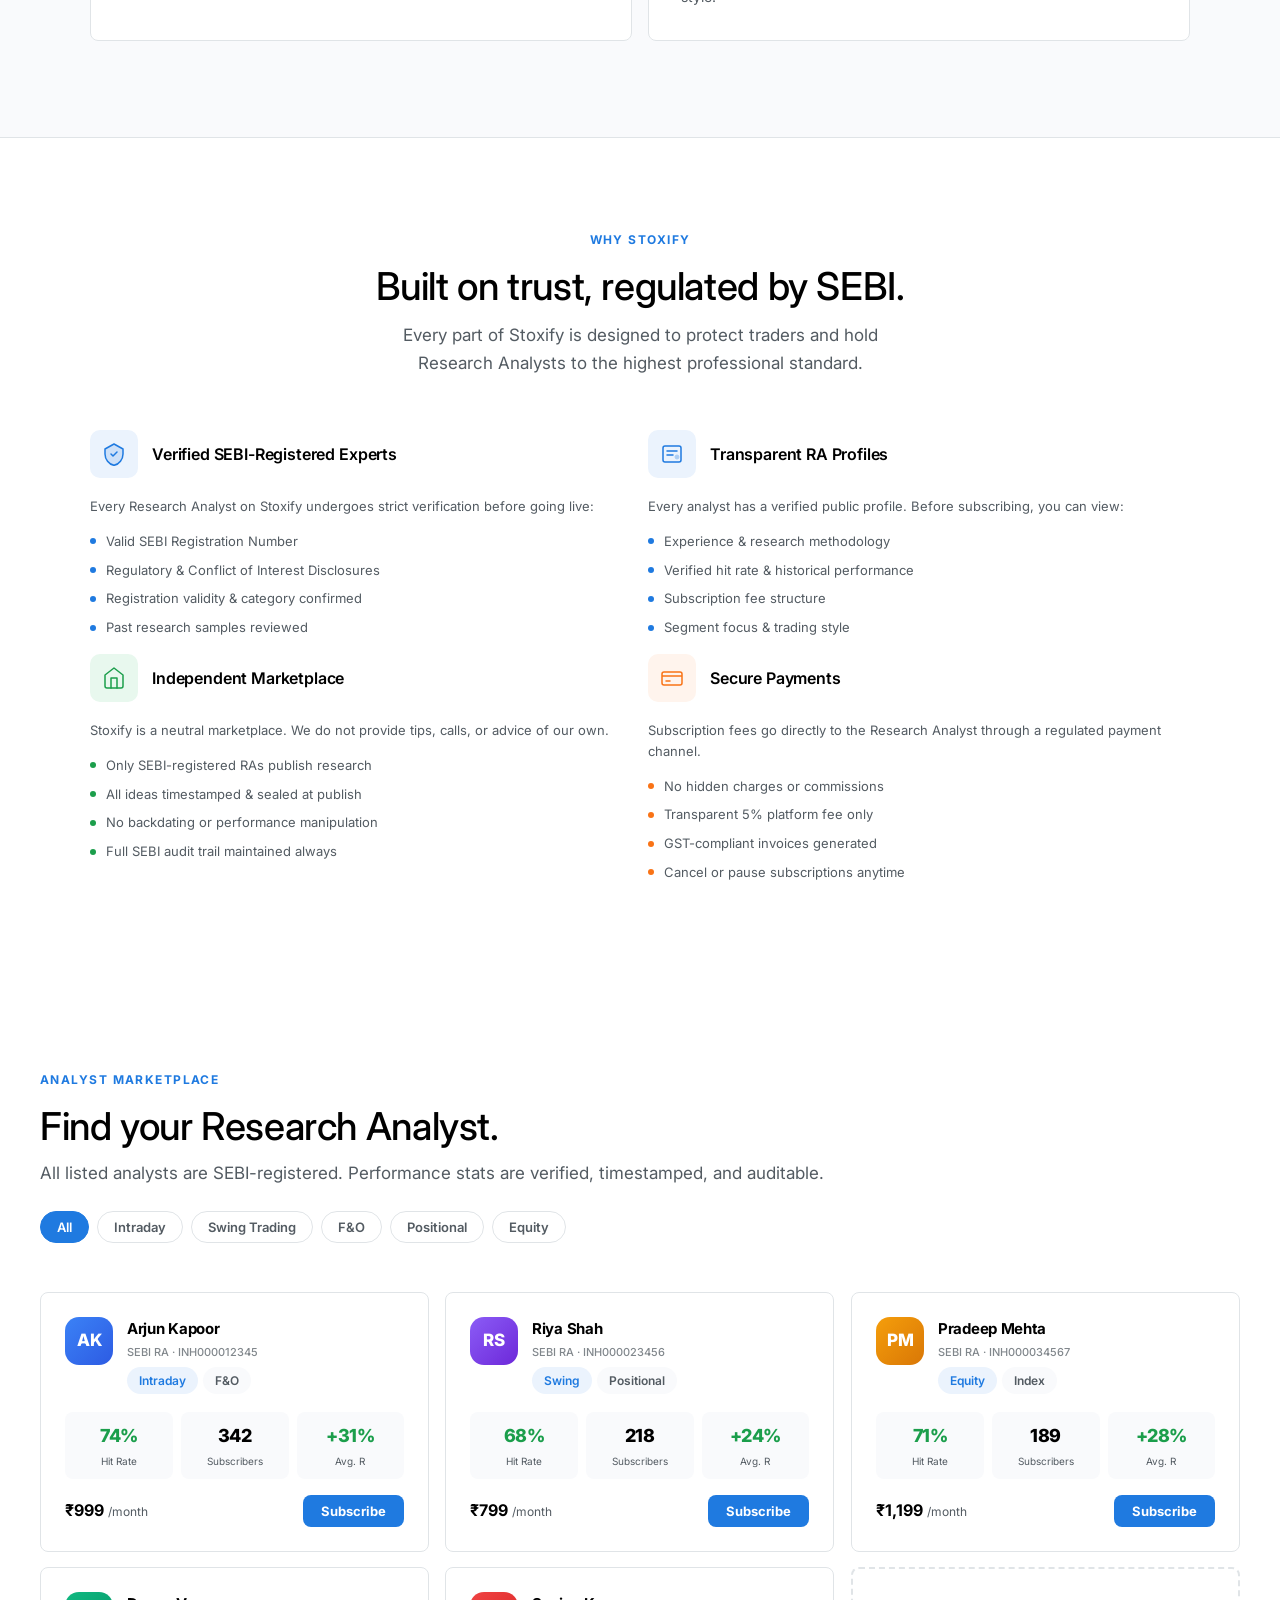
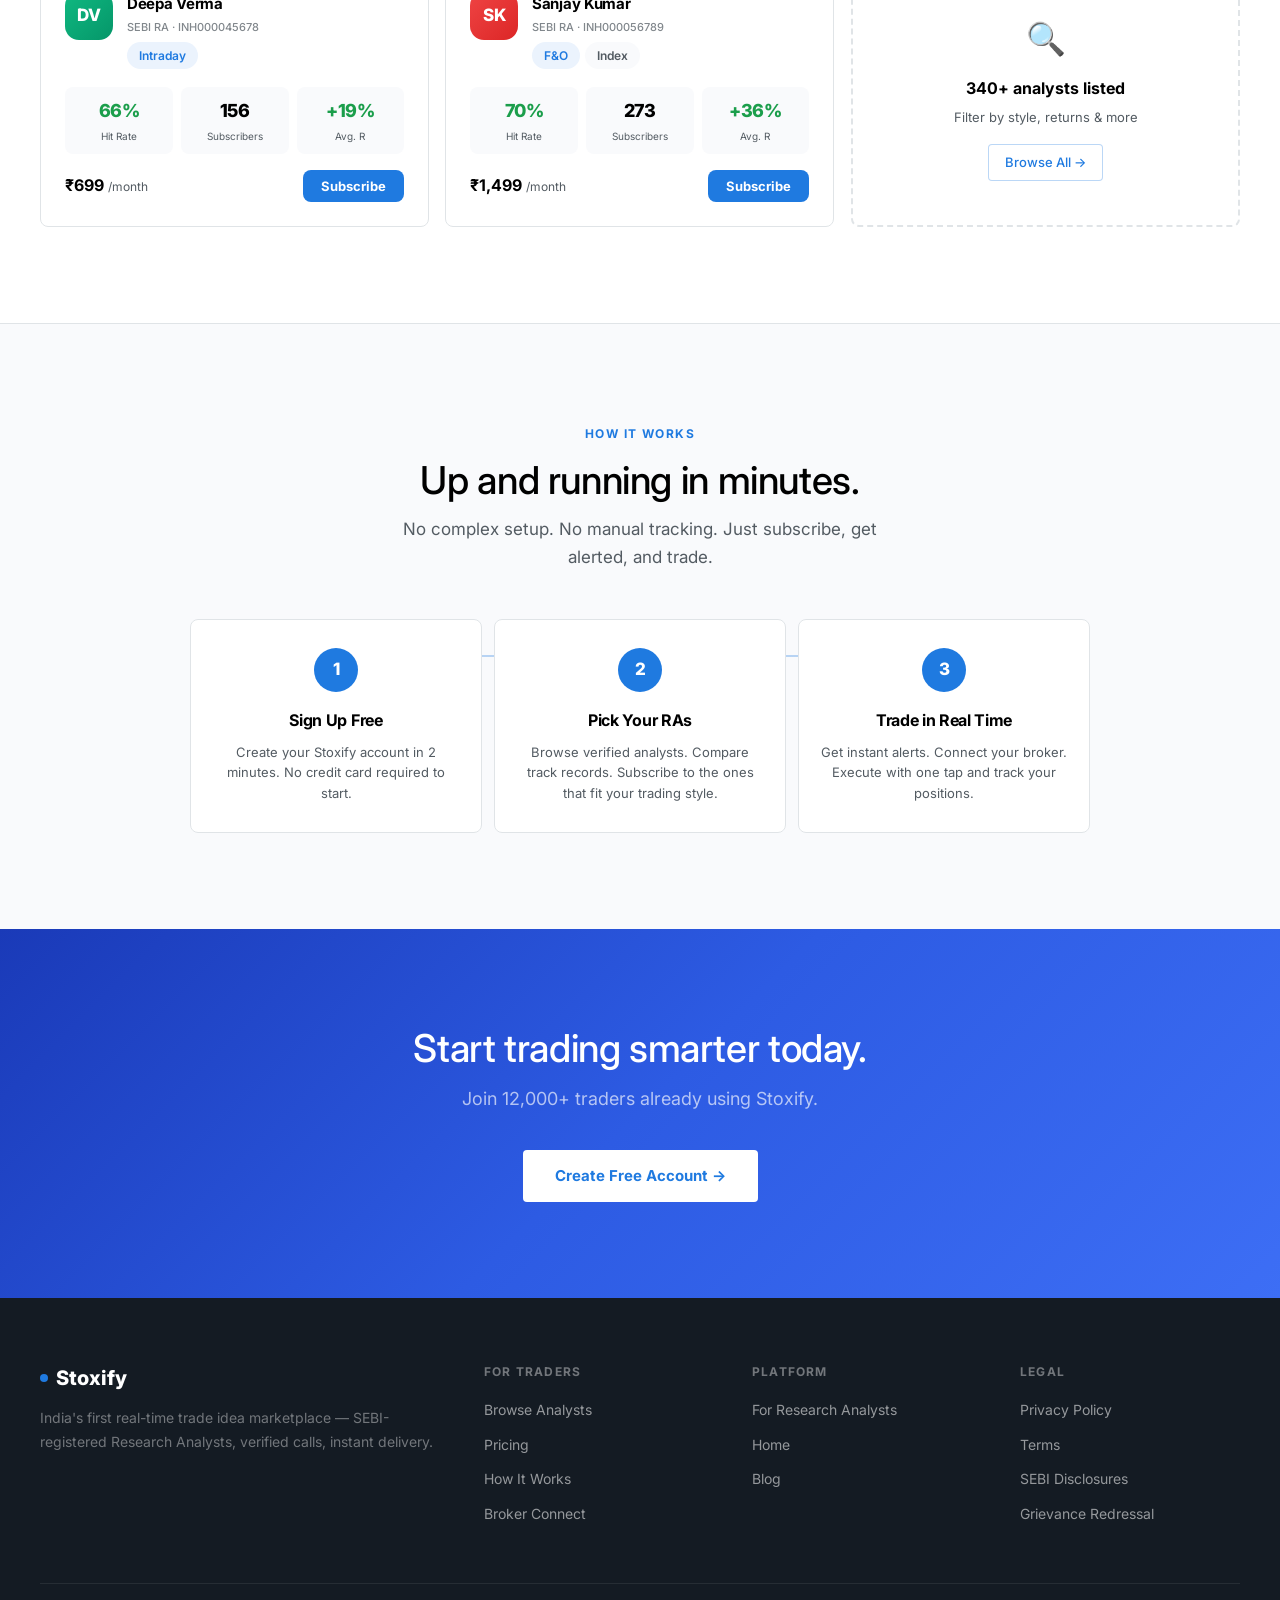
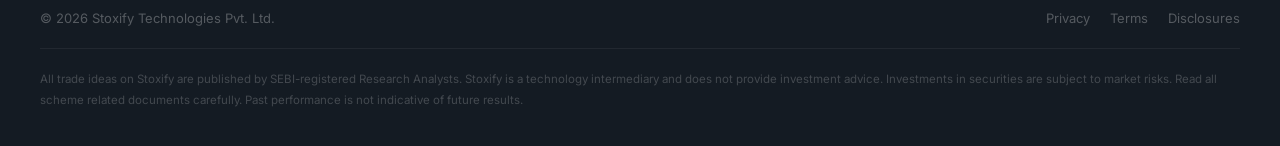
<file: for-traders.html>
<!DOCTYPE html>
<html lang="en">
<head>
<meta charset="UTF-8">
<meta name="viewport" content="width=device-width, initial-scale=1.0">
<title>Stoxify for Traders — Real-Time Trade Alerts from SEBI RAs</title>
<link rel="stylesheet" href="shared.css">
<style>
/* ── HERO ── */
.hero {
  padding: 140px 40px 100px;
  background: var(--white);
  position: relative; overflow: hidden;
}
.hero-bg {
  position: absolute; inset: 0; z-index: 0;
  background: radial-gradient(ellipse 70% 60% at 60% 20%, rgba(45,91,227,0.06) 0%, transparent 70%);
}
.hero-inner {
  max-width: 1200px; margin: 0 auto;
  display: grid; grid-template-columns: 1fr 1fr;
  gap: 80px; align-items: center;
  position: relative; z-index: 1;
}
.hero-badge {
  display: inline-flex; align-items: center; gap: 8px;
  background: var(--brand-light); border: 1px solid var(--brand-mid);
  border-radius: 100px; padding: 5px 14px;
  font-size: 12px; font-weight: 700; color: var(--brand);
  letter-spacing: 0.04em; text-transform: uppercase;
  margin-bottom: 20px;
}
.hero h1 { margin-bottom: 18px; }
.hero h1 em { font-style: normal; color: var(--brand); }
.hero .lead { margin-bottom: 32px; max-width: 480px; }
.hero-ctas { display: flex; gap: 10px; flex-wrap: wrap; margin-bottom: 32px; }
.hero-trust {
  display: flex; flex-wrap: wrap; gap: 16px;
}
.trust-item {
  display: flex; align-items: center; gap: 6px;
  font-size: 13px; color: var(--muted); font-weight: 500;
}
.trust-icon { font-size: 15px; }

/* Alert Card Mockup */
.alert-mockup {
  position: relative;
}
.mock-app {
  background: var(--white);
  border: 1.5px solid var(--line);
  border-radius: 24px;
  overflow: hidden;
  box-shadow: var(--shadow-xl);
}
.mock-app-bar {
  background: var(--surface);
  padding: 14px 20px;
  display: flex; align-items: center; justify-content: space-between;
  border-bottom: 1px solid var(--line);
}
.mock-app-title {
  font-family: var(--font-display);
  font-size: 15px; font-weight: 800; color: var(--ink);
  display: flex; align-items: center; gap: 8px;
}
.live-pill {
  display: flex; align-items: center; gap: 5px;
  background: rgba(5,150,105,0.1);
  border: 1px solid rgba(5,150,105,0.2);
  border-radius: 100px; padding: 3px 10px;
  font-size: 11px; font-weight: 700; color: var(--green);
}
.live-pill-dot { width: 5px; height: 5px; border-radius: 50%; background: var(--green); animation: blink 1.5s infinite; }
@keyframes blink { 0%,100%{opacity:1} 50%{opacity:0.25} }
.mock-app-body { padding: 16px; display: flex; flex-direction: column; gap: 10px; }

/* Individual alert cards */
.alert-card {
  border-radius: 14px;
  padding: 16px;
  border: 1.5px solid var(--line);
  position: relative; overflow: hidden;
}
.alert-card::before {
  content: ''; position: absolute; left: 0; top: 0; bottom: 0; width: 4px;
}
.alert-buy::before { background: var(--green); }
.alert-sell::before { background: var(--red); }
.alert-top {
  display: flex; justify-content: space-between; align-items: flex-start;
  margin-bottom: 12px;
}
.alert-left { display: flex; align-items: center; gap: 10px; }
.alert-ra-avatar {
  width: 32px; height: 32px; border-radius: 10px;
  display: flex; align-items: center; justify-content: center;
  font-size: 12px; font-weight: 800; color: white;
  flex-shrink: 0;
}
.av-blue { background: linear-gradient(135deg,#3B82F6,#2D5BE3); }
.av-purple { background: linear-gradient(135deg,#8B5CF6,#6D28D9); }
.av-amber { background: linear-gradient(135deg,#F59E0B,#D97706); }
.alert-ra-name { font-size: 12px; font-weight: 700; color: var(--ink); }
.alert-time { font-size: 11px; color: var(--muted-2); margin-top: 1px; }
.alert-type-badge {
  font-size: 11px; font-weight: 800;
  padding: 3px 10px; border-radius: 6px;
  letter-spacing: 0.05em;
}
.atb-buy { background: var(--green-light); color: var(--green); }
.atb-sell { background: var(--red-light); color: var(--red); }
.alert-body {
  display: flex; justify-content: space-between; align-items: flex-end;
}
.alert-symbol {
  font-family: var(--font-display);
  font-size: 20px; font-weight: 800; color: var(--ink);
  letter-spacing: -0.5px; line-height: 1;
}
.alert-exchange { font-size: 11px; color: var(--muted-2); margin-top: 2px; }
.alert-params { display: flex; gap: 12px; }
.param { text-align: center; }
.param-label { font-size: 10px; color: var(--muted-2); margin-bottom: 2px; }
.param-val { font-size: 13px; font-weight: 700; color: var(--ink); font-family: var(--font-display); }
.param-val.green { color: var(--green); }
.param-val.red { color: var(--red); }
.alert-cta {
  margin-top: 12px;
  width: 100%; padding: 10px;
  border: none; border-radius: 8px;
  font-family: var(--font-body); font-size: 13px; font-weight: 700;
  cursor: pointer; transition: all 0.15s;
}
.cta-execute { background: var(--brand); color: white; }
.cta-execute:hover { background: var(--brand-dark); }

/* Floating notification */
.float-notif {
  position: absolute;
  top: -18px; right: -24px;
  background: var(--white);
  border: 1.5px solid var(--line);
  border-radius: 14px;
  padding: 12px 16px;
  box-shadow: var(--shadow-lg);
  display: flex; align-items: center; gap: 10px;
  animation: floatY 3s ease-in-out infinite;
  z-index: 10;
}
@keyframes floatY { 0%,100%{transform:translateY(0)} 50%{transform:translateY(-6px)} }
.float-notif-icon {
  width: 36px; height: 36px; border-radius: 10px;
  background: var(--green-light);
  display: flex; align-items: center; justify-content: center;
  font-size: 18px; flex-shrink: 0;
}
.fn-title { font-size: 13px; font-weight: 700; color: var(--ink); }
.fn-sub { font-size: 11px; color: var(--muted); }

/* ── FEATURES SECTION ── */
.features { background: var(--surface); border-top: 1px solid var(--line); padding: 96px 40px; }
.features-inner { max-width: 1100px; margin: 0 auto; }
.features-header { text-align: center; margin-bottom: 56px; }
.features-grid {
  display: grid; grid-template-columns: repeat(2, 1fr);
  gap: 16px;
}
.feat-card {
  background: var(--white);
  border: 1px solid var(--line);
  border-radius: var(--radius-lg);
  padding: 32px;
}
.feat-icon {
  width: 44px; height: 44px; border-radius: var(--radius-lg);
  display: flex; align-items: center; justify-content: center;
  font-size: 20px; margin-bottom: 18px;
}
.fi-1 { background: var(--brand-light); }
.fi-2 { background: var(--green-light); }
.fi-3 { background: var(--orange-light); }
.fi-4 { background: rgba(139,92,246,0.08); }
.feat-card h3 { font-size: 17px; font-weight: 600; color: var(--ink); margin-bottom: 10px; letter-spacing: -0.01em; }
.feat-card p { font-size: 14px; color: var(--muted); line-height: 1.7; }

/* ── ANALYST MARKETPLACE ── */
.marketplace { background: var(--white); }
.mp-inner { max-width: 1200px; margin: 0 auto; }
.mp-header { margin-bottom: 48px; }
.mp-filters {
  display: flex; gap: 8px; flex-wrap: wrap; margin-top: 24px;
}
.filter-btn {
  font-size: 13px; font-weight: 600;
  padding: 7px 16px; border-radius: 100px;
  border: 1.5px solid var(--line);
  background: none; cursor: pointer; color: var(--muted);
  font-family: var(--font-body); transition: all 0.15s;
}
.filter-btn.active, .filter-btn:hover {
  background: var(--brand); color: white; border-color: var(--brand);
}
.mp-grid {
  display: grid; grid-template-columns: repeat(3, 1fr);
  gap: 16px; margin-top: 32px;
}
.mp-card {
  background: var(--white);
  border: 1.5px solid var(--line);
  border-radius: var(--radius-lg);
  padding: 24px; cursor: pointer;
  transition: all 0.2s;
}
.mp-card:hover { box-shadow: var(--shadow-lg); transform: translateY(-3px); border-color: var(--brand-mid); }
.mp-card-top { display: flex; gap: 14px; margin-bottom: 18px; align-items: flex-start; }
.mp-avatar {
  width: 48px; height: 48px; border-radius: 14px;
  display: flex; align-items: center; justify-content: center;
  font-size: 17px; font-weight: 800; color: white; flex-shrink: 0;
  font-family: var(--font-display);
}
.mp-info h4 { font-size: 15px; font-weight: 700; margin-bottom: 3px; font-family: var(--font-display); letter-spacing: -0.02em; }
.mp-sebi { font-size: 11px; color: var(--muted-2); font-weight: 500; }
.mp-tags { display: flex; gap: 5px; flex-wrap: wrap; margin-top: 5px; }
.mp-stats {
  display: grid; grid-template-columns: repeat(3, 1fr);
  gap: 8px; margin-bottom: 16px;
}
.mp-stat { background: var(--surface); border-radius: 8px; padding: 10px 8px; text-align: center; }
.mp-stat-val { font-family: var(--font-display); font-size: 18px; font-weight: 800; color: var(--ink); letter-spacing: -0.5px; }
.mp-stat-val.green { color: var(--green); }
.mp-stat-label { font-size: 10px; color: var(--muted); margin-top: 2px; }
.mp-price {
  display: flex; align-items: center; justify-content: space-between;
}
.mp-price-val { font-family: var(--font-display); font-size: 16px; font-weight: 700; color: var(--ink); }
.mp-price-per { font-size: 12px; color: var(--muted); }
.mp-subscribe { font-size: 13px; font-weight: 700; padding: 8px 18px; border-radius: 8px; background: var(--brand); color: white; border: none; cursor: pointer; font-family: var(--font-body); transition: all 0.15s; }
.mp-subscribe:hover { background: var(--brand-dark); }

/* ── HOW IT WORKS ── */
.hiw { background: var(--surface); border-top: 1px solid var(--line); }
.hiw-inner { max-width: 900px; margin: 0 auto; text-align: center; }
.hiw-steps {
  display: grid; grid-template-columns: repeat(3, 1fr);
  gap: 12px; margin-top: 48px;
  position: relative;
}
.hiw-steps::before {
  content: '';
  position: absolute;
  top: 36px; left: calc(16.67% + 10px); right: calc(16.67% + 10px);
  height: 2px; background: linear-gradient(90deg, var(--brand-mid), var(--brand-mid));
  z-index: 0;
}
.hiw-step {
  background: var(--white);
  border: 1.5px solid var(--line);
  border-radius: var(--radius-lg);
  padding: 28px 20px;
  position: relative; z-index: 1;
}
.hiw-step-num {
  width: 44px; height: 44px; border-radius: 50%;
  background: var(--brand); color: white;
  font-family: var(--font-display); font-size: 17px; font-weight: 800;
  display: flex; align-items: center; justify-content: center;
  margin: 0 auto 16px;
}
.hiw-step h4 { font-size: 16px; font-weight: 700; margin-bottom: 8px; letter-spacing: -0.02em; }
.hiw-step p { font-size: 13px; color: var(--muted); line-height: 1.6; }

/* ── PRICING ── */
.pricing { background: var(--white); }
.pricing-inner { max-width: 980px; margin: 0 auto; }
.pricing-header { text-align: center; margin-bottom: 48px; }
.pricing-grid { display: grid; grid-template-columns: repeat(3, 1fr); gap: 20px; }
.price-card {
  border: 1.5px solid var(--line);
  border-radius: var(--radius-xl);
  padding: 32px 28px;
  position: relative; background: var(--white);
  transition: all 0.2s;
}
.price-card:hover { box-shadow: var(--shadow-lg); }
.price-card.featured {
  background: var(--brand);
  border-color: transparent;
  box-shadow: 0 16px 56px rgba(45,91,227,0.25);
}
.price-featured-tag {
  position: absolute; top: -13px; left: 50%; transform: translateX(-50%);
  background: var(--orange); color: white;
  font-size: 11px; font-weight: 800; letter-spacing: 0.06em;
  padding: 4px 14px; border-radius: 100px; white-space: nowrap;
  text-transform: uppercase;
}
.price-plan { font-size: 12px; font-weight: 700; text-transform: uppercase; letter-spacing: 0.1em; color: var(--muted); margin-bottom: 14px; }
.price-card.featured .price-plan { color: rgba(255,255,255,0.6); }
.price-amount { font-family: var(--font-display); font-size: 44px; font-weight: 800; color: var(--ink); letter-spacing: -2px; line-height: 1; }
.price-card.featured .price-amount { color: white; }
.price-per { font-size: 14px; color: var(--muted); margin-bottom: 24px; }
.price-card.featured .price-per { color: rgba(255,255,255,0.55); }
.price-features { list-style: none; display: flex; flex-direction: column; gap: 11px; margin-bottom: 28px; }
.price-features li { display: flex; gap: 9px; align-items: flex-start; font-size: 14px; color: var(--ink-2); }
.price-card.featured .price-features li { color: rgba(255,255,255,0.85); }
.pf-check { width: 18px; height: 18px; border-radius: 50%; background: var(--brand-light); color: var(--brand); display: flex; align-items: center; justify-content: center; font-size: 10px; font-weight: 800; flex-shrink: 0; margin-top: 1px; }
.price-card.featured .pf-check { background: rgba(255,255,255,0.2); color: white; }

/* ── CAPABILITIES CARDS ── */
.caps-sec{background:var(--footer-bg);padding:88px 40px;}
.caps-inner{max-width:1100px;margin:0 auto;}
.caps-grid{display:grid;grid-template-columns:1fr 1fr;gap:20px;}
.caps-card{
  background:rgba(255,255,255,0.04);
  border:1px solid rgba(255,255,255,0.08);
  border-radius:var(--radius-lg);
  padding:36px 32px;
  transition:background 0.2s,border-color 0.2s;
}
.caps-card:hover{background:rgba(255,255,255,0.07);border-color:rgba(255,255,255,0.14);}
.caps-card-icon{
  width:48px;height:48px;border-radius:var(--radius-lg);
  display:flex;align-items:center;justify-content:center;
  font-size:22px;margin-bottom:20px;
}
.caps-card-title{font-size:20px;font-weight:600;color:#fff;margin-bottom:12px;letter-spacing:-0.01em;}
.caps-card-desc{font-size:14px;color:rgba(255,255,255,0.5);line-height:1.7;}

/* ── FINAL CTA ── */
.final-cta {
  background: linear-gradient(135deg, #1a3ab8 0%, #2D5BE3 50%, #3d6ef5 100%);
  padding: 96px 40px; text-align: center;
}
.final-cta h2 { color: white; margin-bottom: 14px; }
.final-cta p { color: rgba(255,255,255,0.65); font-size: 18px; margin-bottom: 36px; }
.final-cta .btn-xl { background: white; color: var(--brand); font-weight: 700; }
.final-cta .btn-xl:hover { background: rgba(255,255,255,0.9); transform: translateY(-2px); box-shadow: 0 12px 32px rgba(0,0,0,0.2); }

@media (max-width: 860px) {
  .hero-inner { grid-template-columns: 1fr; gap: 40px; }
  .alert-mockup { display: none; }
  .hero { padding: 100px 24px 64px; }
  .hero-ctas { flex-direction: column; }
  .hero-ctas .btn { width: 100%; justify-content: center; }
  .features-grid { grid-template-columns: 1fr; }
  .mp-grid { grid-template-columns: 1fr 1fr; }
  .hiw-steps { grid-template-columns: 1fr; }
  .hiw-steps::before { display: none; }
  .pricing-grid { grid-template-columns: 1fr; max-width: 420px; margin: 0 auto; }
  /* Trust cards */
  [style*="grid-template-columns: 1fr 1fr"] { grid-template-columns: 1fr !important; }
}
@media (max-width: 560px) {
  .mp-grid { grid-template-columns: 1fr; }
  .hero-trust { flex-direction: column; gap: 10px; }
}
}
/* ── TRUST CARDS ── */
.trust-card {
  background: var(--surface);
  border: 1px solid var(--line);
  border-radius: var(--radius-lg);
  padding: 28px;
}

</style>
</head>
<body>

<!-- NAV -->
<nav class="nav">
  <div class="nav-inner">
    <a href="index.html" class="nav-logo"><span class="nav-logo-dot"></span>Stoxify</a>
    <ul class="nav-links">
      <li><a href="index.html">Home</a></li>
      <li><a href="for-traders.html" class="active">For Traders</a></li>
      <li><a href="for-analysts.html">For Research Analysts</a></li>
    </ul>
    <button class="nav-hamburger" id="nav-hamburger" aria-label="Open menu">
      <span></span><span></span><span></span>
    </button>
    <div class="nav-actions">
      <a href="#" class="btn btn-ghost">Log In</a>
      <a href="#" class="btn btn-primary">Start Free</a>
    </div>
  </div>
</nav>

<!-- TICKER -->
<div class="ticker-bar" style="margin-top:66px;">
  <div class="ticker-track">
    <span class="ticker-item"><span class="t-sym">NIFTY 50</span><span class="t-price">22,463</span><span class="t-up">▲ 0.41%</span></span>
    <span class="ticker-item"><span class="t-sym">RELIANCE</span><span class="t-price">₹2,847</span><span class="t-up">▲ 1.24%</span></span>
    <span class="ticker-item"><span class="t-sym">TCS</span><span class="t-price">₹3,412</span><span class="t-dn">▼ 0.38%</span></span>
    <span class="ticker-item"><span class="t-sym">HDFC BANK</span><span class="t-price">₹1,654</span><span class="t-up">▲ 0.87%</span></span>
    <span class="ticker-item"><span class="t-sym">INFOSYS</span><span class="t-price">₹1,389</span><span class="t-up">▲ 2.10%</span></span>
    <span class="ticker-item"><span class="t-sym">ICICI BANK</span><span class="t-price">₹1,102</span><span class="t-up">▲ 0.55%</span></span>
    <span class="ticker-item"><span class="t-sym">WIPRO</span><span class="t-price">₹478</span><span class="t-dn">▼ 0.92%</span></span>
    <span class="ticker-item"><span class="t-sym">SENSEX</span><span class="t-price">74,119</span><span class="t-up">▲ 0.36%</span></span>
    <span class="ticker-item"><span class="t-sym">NIFTY 50</span><span class="t-price">22,463</span><span class="t-up">▲ 0.41%</span></span>
    <span class="ticker-item"><span class="t-sym">RELIANCE</span><span class="t-price">₹2,847</span><span class="t-up">▲ 1.24%</span></span>
    <span class="ticker-item"><span class="t-sym">TCS</span><span class="t-price">₹3,412</span><span class="t-dn">▼ 0.38%</span></span>
    <span class="ticker-item"><span class="t-sym">HDFC BANK</span><span class="t-price">₹1,654</span><span class="t-up">▲ 0.87%</span></span>
    <span class="ticker-item"><span class="t-sym">INFOSYS</span><span class="t-price">₹1,389</span><span class="t-up">▲ 2.10%</span></span>
    <span class="ticker-item"><span class="t-sym">ICICI BANK</span><span class="t-price">₹1,102</span><span class="t-up">▲ 0.55%</span></span>
    <span class="ticker-item"><span class="t-sym">WIPRO</span><span class="t-price">₹478</span><span class="t-dn">▼ 0.92%</span></span>
    <span class="ticker-item"><span class="t-sym">SENSEX</span><span class="t-price">74,119</span><span class="t-up">▲ 0.36%</span></span>
  </div>
</div>

<!-- HERO -->
<section class="hero">
  <div class="hero-bg"></div>
  <div class="hero-inner">
    <div>
      <div class="hero-badge">For Traders</div>
      <h1>Get Real-Time Trading &amp; Investing Ideas<br>from <em>Verified Experts</em></h1>
      <p class="lead">Subscribe to SEBI-registered Research Analysts and receive real-time BUY/SELL ideas with entry, target & stop-loss — the moment they're published.</p>
      <div class="hero-ctas">
        <a href="#" class="btn btn-primary btn-lg">Start Free — No Card Needed</a>
        <a href="#marketplace" class="btn btn-ghost btn-lg">Browse Analysts</a>
      </div>
      <div class="hero-trust">
        <div class="trust-item"><span class="trust-icon">✓</span> SEBI-verified RAs only</div>
        <div class="trust-item"><span class="trust-icon">⚡</span> Alerts in under 3 seconds</div>
        <div class="trust-item"><span class="trust-icon">🔒</span> Timestamped proof</div>
        <div class="trust-item"><span class="trust-icon">🔗</span> One-click execution</div>
      </div>
    </div>

    <!-- Alert Mockup -->
    <div class="alert-mockup">
      <div class="float-notif">
        <div class="float-notif-icon">📈</div>
        <div>
          <div class="fn-title">New BUY alert!</div>
          <div class="fn-sub">RELIANCE · Arjun Kapoor RA</div>
        </div>
      </div>
      <div class="mock-app">
        <div class="mock-app-bar">
          <div class="mock-app-title">
            <span class="nav-logo-dot" style="width:7px;height:7px;"></span> Live Alerts
          </div>
          <div class="live-pill"><span class="live-pill-dot"></span> 3 new</div>
        </div>
        <div class="mock-app-body">

          <div class="alert-card alert-buy">
            <div class="alert-top">
              <div class="alert-left">
                <div class="alert-ra-avatar av-blue">AK</div>
                <div>
                  <div class="alert-ra-name">Arjun Kapoor RA</div>
                  <div class="alert-time">Just now · Intraday</div>
                </div>
              </div>
              <span class="alert-type-badge atb-buy">BUY</span>
            </div>
            <div class="alert-body">
              <div>
                <div class="alert-symbol">RELIANCE</div>
                <div class="alert-exchange">NSE · CMP ₹2,847</div>
              </div>
              <div class="alert-params">
                <div class="param">
                  <div class="param-label">Entry</div>
                  <div class="param-val">₹2,847</div>
                </div>
                <div class="param">
                  <div class="param-label">Target</div>
                  <div class="param-val green">₹2,940</div>
                </div>
                <div class="param">
                  <div class="param-label">SL</div>
                  <div class="param-val red">₹2,800</div>
                </div>
              </div>
            </div>
            <button class="alert-cta cta-execute">⚡ Execute via Zerodha</button>
          </div>

          <div class="alert-card alert-sell">
            <div class="alert-top">
              <div class="alert-left">
                <div class="alert-ra-avatar av-purple">RS</div>
                <div>
                  <div class="alert-ra-name">Riya Shah RA</div>
                  <div class="alert-time">12 min ago · Swing</div>
                </div>
              </div>
              <span class="alert-type-badge atb-sell">SELL</span>
            </div>
            <div class="alert-body">
              <div>
                <div class="alert-symbol">HDFC BANK</div>
                <div class="alert-exchange">NSE · CMP ₹1,655</div>
              </div>
              <div class="alert-params">
                <div class="param">
                  <div class="param-label">Entry</div>
                  <div class="param-val">₹1,655</div>
                </div>
                <div class="param">
                  <div class="param-label">Target</div>
                  <div class="param-val green">₹1,590</div>
                </div>
                <div class="param">
                  <div class="param-label">SL</div>
                  <div class="param-val red">₹1,685</div>
                </div>
              </div>
            </div>
          </div>

          <div style="text-align:center;font-size:12px;color:var(--muted-2);padding:8px 0;">5 more alerts today · Tap to see all</div>
        </div>
      </div>
    </div>
  </div>
</section>

<!-- FEATURES -->
<section class="features">
  <div class="features-inner">
    <div class="features-header reveal">
      <span class="section-tag">What you get</span>
      <h2>Everything a serious trader needs.</h2>
      <p class="lead" style="margin:12px auto 0;max-width:500px;">Stop chasing tips on Telegram. Get structured, verified, actionable ideas from registered professionals.</p>
    </div>
    <div class="features-grid">
      <div class="feat-card reveal">
        <div class="feat-icon fi-1">&#9889;</div>
        <h3>Real-Time Trade Alerts</h3>
        <p>The instant a Research Analyst hits publish, you get notified. Every idea includes entry price, target, stop-loss, segment, and rationale.</p>
      </div>
      <div class="feat-card reveal d2">
        <div class="feat-icon fi-2">&#128274;</div>
        <h3>Timestamped &amp; Verified Calls</h3>
        <p>Every trade idea is cryptographically timestamped at the moment of publish. No one can backdate calls or claim performance that didn&rsquo;t happen.</p>
      </div>
      <div class="feat-card reveal d3">
        <div class="feat-icon fi-3">&#127919;</div>
        <h3>One-Click Broker Execution</h3>
        <p>Connect Zerodha, Upstox, Angel One or 10+ other brokers. When an alert arrives, tap once &mdash; the order is pre-filled and ready.</p>
      </div>
      <div class="feat-card reveal d4">
        <div class="feat-icon fi-4">&#128203;</div>
        <h3>Flexible Subscription Plans</h3>
        <p>Each analyst sets their own pricing. Subscribe monthly or annually. Cancel anytime. Mix and match multiple analysts to suit your trading style.</p>
      </div>
    </div>
  </div>
</section>

<!-- TRUST CARDS -->
<section style="background:var(--white);padding:88px 40px;border-top:1px solid var(--line);">
  <div style="max-width:1100px;margin:0 auto;">
    <div class="reveal" style="text-align:center;margin-bottom:52px;">
      <span class="section-tag">Why Stoxify</span>
      <h2>Built on trust, regulated by SEBI.</h2>
      <p class="lead" style="margin:12px auto 0;max-width:500px;">Every part of Stoxify is designed to protect traders and hold Research Analysts to the highest professional standard.</p>
    </div>
    <div style="display:grid;grid-template-columns:1fr 1fr;gap:16px;">

      <div class="trust-card reveal">
        <div style="display:flex;align-items:center;gap:14px;margin-bottom:18px;">
          <div style="width:48px;height:48px;border-radius:10px;background:var(--brand-light);display:flex;align-items:center;justify-content:center;flex-shrink:0;">
            <svg width="24" height="24" viewBox="0 0 24 24" fill="none" xmlns="http://www.w3.org/2000/svg">
              <path d="M12 2L3 7v5c0 5.25 3.75 10.15 9 11.35C17.25 22.15 21 17.25 21 12V7L12 2z" fill="var(--brand)" opacity="0.15"/>
              <path d="M12 2L3 7v5c0 5.25 3.75 10.15 9 11.35C17.25 22.15 21 17.25 21 12V7L12 2z" stroke="var(--brand)" stroke-width="1.5" stroke-linejoin="round"/>
              <path d="M9 12l2 2 4-4" stroke="var(--brand)" stroke-width="1.5" stroke-linecap="round" stroke-linejoin="round"/>
            </svg>
          </div>
          <h3 style="font-size:16px;font-weight:600;color:var(--ink);letter-spacing:-0.01em;margin:0;">Verified SEBI-Registered Experts</h3>
        </div>
        <p style="font-size:13px;color:var(--muted);margin-bottom:14px;line-height:1.6;">Every Research Analyst on Stoxify undergoes strict verification before going live:</p>
        <ul style="list-style:none;display:flex;flex-direction:column;gap:8px;">
          <li style="display:flex;align-items:center;gap:10px;font-size:13px;color:var(--muted);"><span style="width:6px;height:6px;border-radius:50%;background:var(--brand);flex-shrink:0;display:block;"></span>Valid SEBI Registration Number</li>
          <li style="display:flex;align-items:center;gap:10px;font-size:13px;color:var(--muted);"><span style="width:6px;height:6px;border-radius:50%;background:var(--brand);flex-shrink:0;display:block;"></span>Regulatory &amp; Conflict of Interest Disclosures</li>
          <li style="display:flex;align-items:center;gap:10px;font-size:13px;color:var(--muted);"><span style="width:6px;height:6px;border-radius:50%;background:var(--brand);flex-shrink:0;display:block;"></span>Registration validity &amp; category confirmed</li>
          <li style="display:flex;align-items:center;gap:10px;font-size:13px;color:var(--muted);"><span style="width:6px;height:6px;border-radius:50%;background:var(--brand);flex-shrink:0;display:block;"></span>Past research samples reviewed</li>
        </ul>
      </div>

      <div class="trust-card reveal d2">
        <div style="display:flex;align-items:center;gap:14px;margin-bottom:18px;">
          <div style="width:48px;height:48px;border-radius:10px;background:var(--brand-light);display:flex;align-items:center;justify-content:center;flex-shrink:0;">
            <svg width="24" height="24" viewBox="0 0 24 24" fill="none" xmlns="http://www.w3.org/2000/svg">
              <rect x="3" y="4" width="18" height="16" rx="2" stroke="var(--brand)" stroke-width="1.5"/>
              <path d="M7 9h10M7 13h6" stroke="var(--brand)" stroke-width="1.5" stroke-linecap="round"/>
              <circle cx="17" cy="15" r="2" fill="var(--brand)" opacity="0.3" stroke="var(--brand)" stroke-width="1"/>
            </svg>
          </div>
          <h3 style="font-size:16px;font-weight:600;color:var(--ink);letter-spacing:-0.01em;margin:0;">Transparent RA Profiles</h3>
        </div>
        <p style="font-size:13px;color:var(--muted);margin-bottom:14px;line-height:1.6;">Every analyst has a verified public profile. Before subscribing, you can view:</p>
        <ul style="list-style:none;display:flex;flex-direction:column;gap:8px;">
          <li style="display:flex;align-items:center;gap:10px;font-size:13px;color:var(--muted);"><span style="width:6px;height:6px;border-radius:50%;background:var(--brand);flex-shrink:0;display:block;"></span>Experience &amp; research methodology</li>
          <li style="display:flex;align-items:center;gap:10px;font-size:13px;color:var(--muted);"><span style="width:6px;height:6px;border-radius:50%;background:var(--brand);flex-shrink:0;display:block;"></span>Verified hit rate &amp; historical performance</li>
          <li style="display:flex;align-items:center;gap:10px;font-size:13px;color:var(--muted);"><span style="width:6px;height:6px;border-radius:50%;background:var(--brand);flex-shrink:0;display:block;"></span>Subscription fee structure</li>
          <li style="display:flex;align-items:center;gap:10px;font-size:13px;color:var(--muted);"><span style="width:6px;height:6px;border-radius:50%;background:var(--brand);flex-shrink:0;display:block;"></span>Segment focus &amp; trading style</li>
        </ul>
      </div>

      <div class="trust-card reveal d3">
        <div style="display:flex;align-items:center;gap:14px;margin-bottom:18px;">
          <div style="width:48px;height:48px;border-radius:10px;background:var(--green-light);display:flex;align-items:center;justify-content:center;flex-shrink:0;">
            <svg width="24" height="24" viewBox="0 0 24 24" fill="none" xmlns="http://www.w3.org/2000/svg">
              <path d="M3 9l9-7 9 7v11a2 2 0 01-2 2H5a2 2 0 01-2-2V9z" stroke="var(--green)" stroke-width="1.5" stroke-linejoin="round"/>
              <path d="M9 22V12h6v10" stroke="var(--green)" stroke-width="1.5" stroke-linecap="round" stroke-linejoin="round"/>
            </svg>
          </div>
          <h3 style="font-size:16px;font-weight:600;color:var(--ink);letter-spacing:-0.01em;margin:0;">Independent Marketplace</h3>
        </div>
        <p style="font-size:13px;color:var(--muted);margin-bottom:14px;line-height:1.6;">Stoxify is a neutral marketplace. We do not provide tips, calls, or advice of our own.</p>
        <ul style="list-style:none;display:flex;flex-direction:column;gap:8px;">
          <li style="display:flex;align-items:center;gap:10px;font-size:13px;color:var(--muted);"><span style="width:6px;height:6px;border-radius:50%;background:var(--green);flex-shrink:0;display:block;"></span>Only SEBI-registered RAs publish research</li>
          <li style="display:flex;align-items:center;gap:10px;font-size:13px;color:var(--muted);"><span style="width:6px;height:6px;border-radius:50%;background:var(--green);flex-shrink:0;display:block;"></span>All ideas timestamped &amp; sealed at publish</li>
          <li style="display:flex;align-items:center;gap:10px;font-size:13px;color:var(--muted);"><span style="width:6px;height:6px;border-radius:50%;background:var(--green);flex-shrink:0;display:block;"></span>No backdating or performance manipulation</li>
          <li style="display:flex;align-items:center;gap:10px;font-size:13px;color:var(--muted);"><span style="width:6px;height:6px;border-radius:50%;background:var(--green);flex-shrink:0;display:block;"></span>Full SEBI audit trail maintained always</li>
        </ul>
      </div>

      <div class="trust-card reveal d4">
        <div style="display:flex;align-items:center;gap:14px;margin-bottom:18px;">
          <div style="width:48px;height:48px;border-radius:10px;background:var(--orange-light);display:flex;align-items:center;justify-content:center;flex-shrink:0;">
            <svg width="24" height="24" viewBox="0 0 24 24" fill="none" xmlns="http://www.w3.org/2000/svg">
              <rect x="2" y="6" width="20" height="13" rx="2" stroke="var(--orange)" stroke-width="1.5"/>
              <path d="M2 10h20" stroke="var(--orange)" stroke-width="1.5"/>
              <path d="M6 15h4" stroke="var(--orange)" stroke-width="1.5" stroke-linecap="round"/>
            </svg>
          </div>
          <h3 style="font-size:16px;font-weight:600;color:var(--ink);letter-spacing:-0.01em;margin:0;">Secure Payments</h3>
        </div>
        <p style="font-size:13px;color:var(--muted);margin-bottom:14px;line-height:1.6;">Subscription fees go directly to the Research Analyst through a regulated payment channel.</p>
        <ul style="list-style:none;display:flex;flex-direction:column;gap:8px;">
          <li style="display:flex;align-items:center;gap:10px;font-size:13px;color:var(--muted);"><span style="width:6px;height:6px;border-radius:50%;background:var(--orange);flex-shrink:0;display:block;"></span>No hidden charges or commissions</li>
          <li style="display:flex;align-items:center;gap:10px;font-size:13px;color:var(--muted);"><span style="width:6px;height:6px;border-radius:50%;background:var(--orange);flex-shrink:0;display:block;"></span>Transparent 5% platform fee only</li>
          <li style="display:flex;align-items:center;gap:10px;font-size:13px;color:var(--muted);"><span style="width:6px;height:6px;border-radius:50%;background:var(--orange);flex-shrink:0;display:block;"></span>GST-compliant invoices generated</li>
          <li style="display:flex;align-items:center;gap:10px;font-size:13px;color:var(--muted);"><span style="width:6px;height:6px;border-radius:50%;background:var(--orange);flex-shrink:0;display:block;"></span>Cancel or pause subscriptions anytime</li>
        </ul>
      </div>

    </div>
  </div>
</section>

<!-- MARKETPLACE -->
<section class="marketplace" id="marketplace">
  <div class="mp-inner">
    <div class="mp-header reveal">
      <span class="section-tag">Analyst Marketplace</span>
      <h2>Find your Research Analyst.</h2>
      <p class="lead" style="margin-top:10px;">All listed analysts are SEBI-registered. Performance stats are verified, timestamped, and auditable.</p>
      <div class="mp-filters">
        <button class="filter-btn active">All</button>
        <button class="filter-btn">Intraday</button>
        <button class="filter-btn">Swing Trading</button>
        <button class="filter-btn">F&O</button>
        <button class="filter-btn">Positional</button>
        <button class="filter-btn">Equity</button>
      </div>
    </div>
    <div class="mp-grid">
      <div class="mp-card reveal">
        <div class="mp-card-top">
          <div class="mp-avatar" style="background:linear-gradient(135deg,#3B82F6,#2D5BE3)">AK</div>
          <div class="mp-info">
            <h4>Arjun Kapoor</h4>
            <div class="mp-sebi">SEBI RA · INH000012345</div>
            <div class="mp-tags"><span class="chip chip-blue">Intraday</span><span class="chip chip-gray">F&O</span></div>
          </div>
        </div>
        <div class="mp-stats">
          <div class="mp-stat"><div class="mp-stat-val green">74%</div><div class="mp-stat-label">Hit Rate</div></div>
          <div class="mp-stat"><div class="mp-stat-val">342</div><div class="mp-stat-label">Subscribers</div></div>
          <div class="mp-stat"><div class="mp-stat-val green">+31%</div><div class="mp-stat-label">Avg. R</div></div>
        </div>
        <div class="mp-price">
          <div><span class="mp-price-val">₹999</span> <span class="mp-price-per">/month</span></div>
          <button class="mp-subscribe">Subscribe</button>
        </div>
      </div>
      <div class="mp-card reveal d1">
        <div class="mp-card-top">
          <div class="mp-avatar" style="background:linear-gradient(135deg,#8B5CF6,#6D28D9)">RS</div>
          <div class="mp-info">
            <h4>Riya Shah</h4>
            <div class="mp-sebi">SEBI RA · INH000023456</div>
            <div class="mp-tags"><span class="chip chip-blue">Swing</span><span class="chip chip-gray">Positional</span></div>
          </div>
        </div>
        <div class="mp-stats">
          <div class="mp-stat"><div class="mp-stat-val green">68%</div><div class="mp-stat-label">Hit Rate</div></div>
          <div class="mp-stat"><div class="mp-stat-val">218</div><div class="mp-stat-label">Subscribers</div></div>
          <div class="mp-stat"><div class="mp-stat-val green">+24%</div><div class="mp-stat-label">Avg. R</div></div>
        </div>
        <div class="mp-price">
          <div><span class="mp-price-val">₹799</span> <span class="mp-price-per">/month</span></div>
          <button class="mp-subscribe">Subscribe</button>
        </div>
      </div>
      <div class="mp-card reveal d2">
        <div class="mp-card-top">
          <div class="mp-avatar" style="background:linear-gradient(135deg,#F59E0B,#D97706)">PM</div>
          <div class="mp-info">
            <h4>Pradeep Mehta</h4>
            <div class="mp-sebi">SEBI RA · INH000034567</div>
            <div class="mp-tags"><span class="chip chip-blue">Equity</span><span class="chip chip-gray">Index</span></div>
          </div>
        </div>
        <div class="mp-stats">
          <div class="mp-stat"><div class="mp-stat-val green">71%</div><div class="mp-stat-label">Hit Rate</div></div>
          <div class="mp-stat"><div class="mp-stat-val">189</div><div class="mp-stat-label">Subscribers</div></div>
          <div class="mp-stat"><div class="mp-stat-val green">+28%</div><div class="mp-stat-label">Avg. R</div></div>
        </div>
        <div class="mp-price">
          <div><span class="mp-price-val">₹1,199</span> <span class="mp-price-per">/month</span></div>
          <button class="mp-subscribe">Subscribe</button>
        </div>
      </div>
      <div class="mp-card reveal">
        <div class="mp-card-top">
          <div class="mp-avatar" style="background:linear-gradient(135deg,#10B981,#059669)">DV</div>
          <div class="mp-info">
            <h4>Deepa Verma</h4>
            <div class="mp-sebi">SEBI RA · INH000045678</div>
            <div class="mp-tags"><span class="chip chip-blue">Intraday</span></div>
          </div>
        </div>
        <div class="mp-stats">
          <div class="mp-stat"><div class="mp-stat-val green">66%</div><div class="mp-stat-label">Hit Rate</div></div>
          <div class="mp-stat"><div class="mp-stat-val">156</div><div class="mp-stat-label">Subscribers</div></div>
          <div class="mp-stat"><div class="mp-stat-val green">+19%</div><div class="mp-stat-label">Avg. R</div></div>
        </div>
        <div class="mp-price">
          <div><span class="mp-price-val">₹699</span> <span class="mp-price-per">/month</span></div>
          <button class="mp-subscribe">Subscribe</button>
        </div>
      </div>
      <div class="mp-card reveal d1">
        <div class="mp-card-top">
          <div class="mp-avatar" style="background:linear-gradient(135deg,#EF4444,#DC2626)">SK</div>
          <div class="mp-info">
            <h4>Sanjay Kumar</h4>
            <div class="mp-sebi">SEBI RA · INH000056789</div>
            <div class="mp-tags"><span class="chip chip-blue">F&O</span><span class="chip chip-gray">Index</span></div>
          </div>
        </div>
        <div class="mp-stats">
          <div class="mp-stat"><div class="mp-stat-val green">70%</div><div class="mp-stat-label">Hit Rate</div></div>
          <div class="mp-stat"><div class="mp-stat-val">273</div><div class="mp-stat-label">Subscribers</div></div>
          <div class="mp-stat"><div class="mp-stat-val green">+36%</div><div class="mp-stat-label">Avg. R</div></div>
        </div>
        <div class="mp-price">
          <div><span class="mp-price-val">₹1,499</span> <span class="mp-price-per">/month</span></div>
          <button class="mp-subscribe">Subscribe</button>
        </div>
      </div>
      <div class="mp-card reveal d2" style="border: 2px dashed var(--line); display:flex; align-items:center; justify-content:center; min-height:240px; cursor:default;">
        <div style="text-align:center;">
          <div style="font-size:32px;margin-bottom:12px;">🔍</div>
          <div style="font-family:var(--font-display);font-size:16px;font-weight:700;margin-bottom:6px;">340+ analysts listed</div>
          <div style="font-size:13px;color:var(--muted);margin-bottom:16px;">Filter by style, returns & more</div>
          <a href="#" class="btn btn-outline btn-sm">Browse All →</a>
        </div>
      </div>
    </div>
  </div>
</section>

<!-- HOW IT WORKS -->
<section class="hiw">
  <div class="hiw-inner">
    <div class="reveal">
      <span class="section-tag">How It Works</span>
      <h2>Up and running in minutes.</h2>
      <p class="lead" style="margin:12px auto 0;max-width:480px;">No complex setup. No manual tracking. Just subscribe, get alerted, and trade.</p>
    </div>
    <div class="hiw-steps">
      <div class="hiw-step reveal">
        <div class="hiw-step-num">1</div>
        <h4>Sign Up Free</h4>
        <p>Create your Stoxify account in 2 minutes. No credit card required to start.</p>
      </div>
      <div class="hiw-step reveal d2">
        <div class="hiw-step-num">2</div>
        <h4>Pick Your RAs</h4>
        <p>Browse verified analysts. Compare track records. Subscribe to the ones that fit your trading style.</p>
      </div>
      <div class="hiw-step reveal d4">
        <div class="hiw-step-num">3</div>
        <h4>Trade in Real Time</h4>
        <p>Get instant alerts. Connect your broker. Execute with one tap and track your positions.</p>
      </div>
    </div>
  </div>
</section>

<!-- FINAL CTA -->
<section class="final-cta">
  <h2 class="reveal">Start trading smarter today.</h2>
  <p class="reveal d2">Join 12,000+ traders already using Stoxify.</p>
  <div class="reveal d3">
    <a href="#" class="btn btn-xl">Create Free Account →</a>
  </div>
</section>

<!-- FOOTER -->
<footer>
  <div class="footer-inner">
    <div class="footer-grid">
      <div>
        <a href="index.html" class="footer-logo"><span class="nav-logo-dot"></span>Stoxify</a>
        <p class="footer-tagline">India's first real-time trade idea marketplace — SEBI-registered Research Analysts, verified calls, instant delivery.</p>
      </div>
      <div class="footer-col">
        <h5>For Traders</h5>
        <ul>
          <li><a href="#">Browse Analysts</a></li>
          <li><a href="#">Pricing</a></li>
          <li><a href="#">How It Works</a></li>
          <li><a href="#">Broker Connect</a></li>
        </ul>
      </div>
      <div class="footer-col">
        <h5>Platform</h5>
        <ul>
          <li><a href="for-analysts.html">For Research Analysts</a></li>
          <li><a href="index.html">Home</a></li>
          <li><a href="#">Blog</a></li>
        </ul>
      </div>
      <div class="footer-col">
        <h5>Legal</h5>
        <ul>
          <li><a href="#">Privacy Policy</a></li>
          <li><a href="#">Terms</a></li>
          <li><a href="#">SEBI Disclosures</a></li>
          <li><a href="grievance.html">Grievance Redressal</a></li>
        </ul>
      </div>
    </div>
    <div class="footer-bottom">
      <div class="footer-copy">© 2026 Stoxify Technologies Pvt. Ltd.</div>
      <div class="footer-legal"><a href="privacy.html">Privacy</a><a href="terms.html">Terms</a><a href="sebi-disclosures.html">Disclosures</a></div>
    </div>
    <p class="footer-disclaimer">All trade ideas on Stoxify are published by SEBI-registered Research Analysts. Stoxify is a technology intermediary and does not provide investment advice. Investments in securities are subject to market risks. Read all scheme related documents carefully. Past performance is not indicative of future results.</p>
  </div>
</footer>

<script>
const obs = new IntersectionObserver(entries => {
  entries.forEach(e => { if (e.isIntersecting) { e.target.classList.add('visible'); obs.unobserve(e.target); }});
}, { threshold: 0.1, rootMargin: '0px 0px -40px 0px' });
document.querySelectorAll('.reveal').forEach(el => obs.observe(el));

document.querySelectorAll('.filter-btn').forEach(btn => {
  btn.addEventListener('click', () => {
    document.querySelectorAll('.filter-btn').forEach(b => b.classList.remove('active'));
    btn.classList.add('active');
  });
});
</script>
<script>
(function(){
  var btn = document.getElementById('nav-hamburger');
  var links = document.querySelector('.nav-links');
  if(!btn || !links) return;
  btn.addEventListener('click', function(){
    btn.classList.toggle('open');
    links.classList.toggle('open');
  });
  links.querySelectorAll('a').forEach(function(a){
    a.addEventListener('click', function(){
      btn.classList.remove('open');
      links.classList.remove('open');
    });
  });
})();
</script>
</body>
</html>
</file>
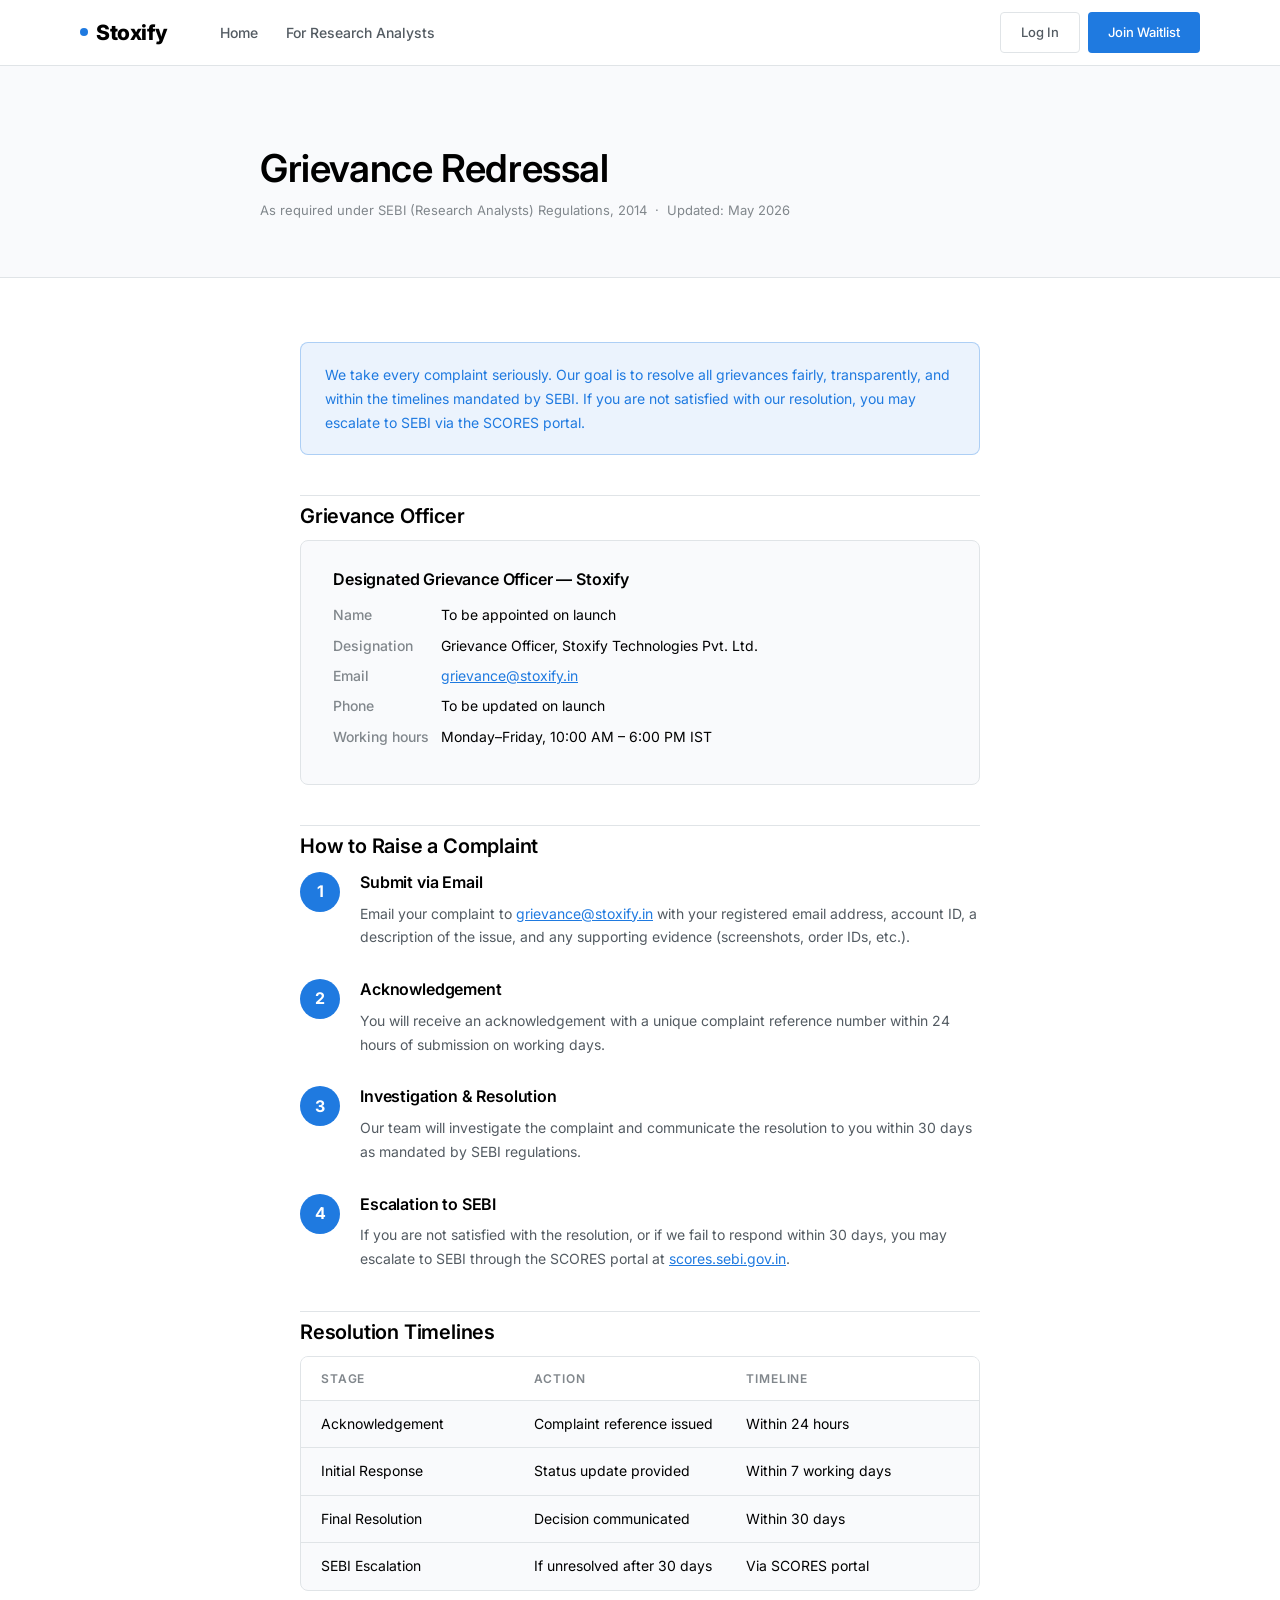
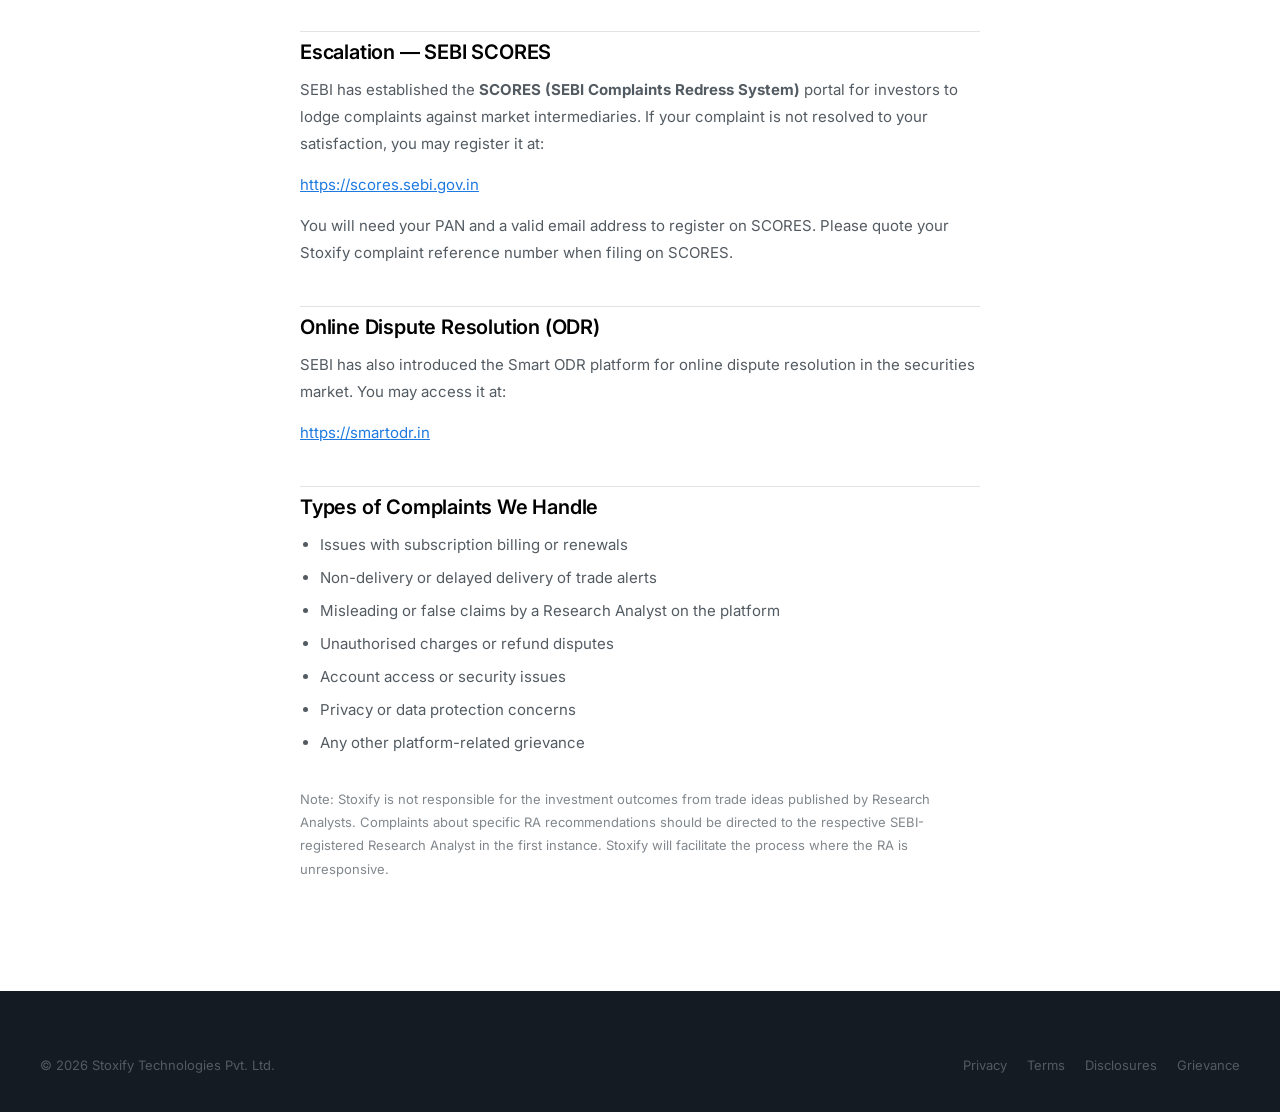
<file: grievance.html>
<!DOCTYPE html>
<html lang="en">
<head>
<meta charset="UTF-8">
<meta name="viewport" content="width=device-width, initial-scale=1.0">
<title>Grievance Redressal — Stoxify</title>
<meta name="description" content="Stoxify Grievance Redressal — how to raise and resolve complaints about the platform or Research Analysts.">
<link rel="stylesheet" href="shared.css">
<style>
.legal-hero{background:var(--surface);border-bottom:1px solid var(--line);padding:80px 40px 56px;margin-top:66px;}
.legal-hero h1{font-size:clamp(28px,3vw,42px);font-weight:600;margin-bottom:10px;}
.legal-hero .meta{font-size:13px;color:var(--muted-2);}
.legal-body{max-width:760px;margin:0 auto;padding:64px 40px 96px;}
.legal-body h2{font-size:20px;font-weight:600;color:var(--ink);margin:40px 0 12px;padding-top:8px;border-top:1px solid var(--line);}
.legal-body h2:first-child{border-top:none;margin-top:0;}
.legal-body p{font-size:15px;color:var(--muted);line-height:1.8;margin-bottom:14px;}
.legal-body ul{font-size:15px;color:var(--muted);line-height:1.8;padding-left:20px;margin-bottom:14px;}
.legal-body ul li{margin-bottom:6px;}
.legal-body a{color:var(--brand);}
.gr-step{display:flex;gap:20px;margin-bottom:28px;align-items:flex-start;}
.gr-step-num{width:40px;height:40px;border-radius:50%;background:var(--brand);color:#fff;display:flex;align-items:center;justify-content:center;font-size:16px;font-weight:700;flex-shrink:0;margin-top:2px;}
.gr-step-body h4{font-size:16px;font-weight:600;color:var(--ink);margin-bottom:6px;}
.gr-step-body p{font-size:14px;color:var(--muted);line-height:1.7;margin:0;}
.gr-contact-card{background:var(--surface);border:1px solid var(--line);border-radius:var(--radius-lg);padding:28px 32px;margin-bottom:28px;}
.gr-contact-card h3{font-size:16px;font-weight:600;color:var(--ink);margin-bottom:14px;}
.gr-contact-row{display:flex;gap:8px;align-items:baseline;margin-bottom:8px;font-size:14px;}
.gr-contact-row .label{color:var(--muted-2);min-width:100px;font-weight:500;}
.gr-contact-row .value{color:var(--ink);}
.gr-contact-row a{color:var(--brand);}
.gr-timeline{background:var(--surface);border:1px solid var(--line);border-radius:var(--radius-lg);overflow:hidden;margin-bottom:28px;}
.gr-tl-row{display:grid;grid-template-columns:1fr 1fr 1fr;padding:12px 20px;border-bottom:1px solid var(--line);font-size:14px;}
.gr-tl-row:last-child{border-bottom:none;}
.gr-tl-head{background:var(--white);font-weight:600;font-size:12px;text-transform:uppercase;letter-spacing:0.07em;color:var(--muted-2);}
.disc-callout{background:var(--brand-light);border:1px solid var(--brand-mid);border-radius:var(--radius-lg);padding:20px 24px;margin-bottom:28px;}
.disc-callout p{font-size:14px;color:var(--brand);margin:0;line-height:1.7;}
@media(max-width:860px){.legal-body{padding:48px 24px 72px;}.legal-hero{padding:72px 24px 44px;}.gr-tl-row{grid-template-columns:1fr 1fr;}.gr-contact-row{flex-direction:column;gap:2px;}}
@media (max-width: 860px) {
  .legal-hero { padding: 72px 24px 40px; }
  .legal-body { padding: 40px 20px 64px; }
  .gr-tl-row { grid-template-columns: 1fr 1fr; }
  .disc-table td:first-child { width: auto; }
}
@media (max-width: 560px) {
  .gr-tl-row { grid-template-columns: 1fr; }
  .gr-contact-row { flex-direction: column; gap: 2px; }
}

</style>
</head>
<body>
<nav class="nav">
  <div class="nav-inner">
    <a href="index.html" class="nav-logo"><span class="nav-logo-dot"></span>Stoxify</a>
    <ul class="nav-links">
      <li><a href="index.html">Home</a></li>
      <li><a href="for-analysts.html">For Research Analysts</a></li>
    </ul>
    <button class="nav-hamburger" id="nav-hamburger" aria-label="Open menu">
      <span></span><span></span><span></span>
    </button>
    <div class="nav-actions">
      <a href="#" class="btn btn-ghost">Log In</a>
      <a href="index.html#waitlist" class="btn btn-primary">Join Waitlist</a>
    </div>
  </div>
</nav>

<div class="legal-hero">
  <div style="max-width:760px;margin:0 auto;">
    <h1>Grievance Redressal</h1>
    <p class="meta">As required under SEBI (Research Analysts) Regulations, 2014 &nbsp;·&nbsp; Updated: May 2026</p>
  </div>
</div>

<div class="legal-body">
  <div class="disc-callout">
    <p>We take every complaint seriously. Our goal is to resolve all grievances fairly, transparently, and within the timelines mandated by SEBI. If you are not satisfied with our resolution, you may escalate to SEBI via the SCORES portal.</p>
  </div>

  <h2>Grievance Officer</h2>
  <div class="gr-contact-card">
    <h3>Designated Grievance Officer — Stoxify</h3>
    <div class="gr-contact-row"><span class="label">Name</span><span class="value">To be appointed on launch</span></div>
    <div class="gr-contact-row"><span class="label">Designation</span><span class="value">Grievance Officer, Stoxify Technologies Pvt. Ltd.</span></div>
    <div class="gr-contact-row"><span class="label">Email</span><span class="value"><a href="mailto:grievance@stoxify.in">grievance@stoxify.in</a></span></div>
    <div class="gr-contact-row"><span class="label">Phone</span><span class="value">To be updated on launch</span></div>
    <div class="gr-contact-row"><span class="label">Working hours</span><span class="value">Monday–Friday, 10:00 AM – 6:00 PM IST</span></div>
  </div>

  <h2>How to Raise a Complaint</h2>
  <div class="gr-step">
    <div class="gr-step-num">1</div>
    <div class="gr-step-body">
      <h4>Submit via Email</h4>
      <p>Email your complaint to <a href="mailto:grievance@stoxify.in">grievance@stoxify.in</a> with your registered email address, account ID, a description of the issue, and any supporting evidence (screenshots, order IDs, etc.).</p>
    </div>
  </div>
  <div class="gr-step">
    <div class="gr-step-num">2</div>
    <div class="gr-step-body">
      <h4>Acknowledgement</h4>
      <p>You will receive an acknowledgement with a unique complaint reference number within 24 hours of submission on working days.</p>
    </div>
  </div>
  <div class="gr-step">
    <div class="gr-step-num">3</div>
    <div class="gr-step-body">
      <h4>Investigation &amp; Resolution</h4>
      <p>Our team will investigate the complaint and communicate the resolution to you within 30 days as mandated by SEBI regulations.</p>
    </div>
  </div>
  <div class="gr-step">
    <div class="gr-step-num">4</div>
    <div class="gr-step-body">
      <h4>Escalation to SEBI</h4>
      <p>If you are not satisfied with the resolution, or if we fail to respond within 30 days, you may escalate to SEBI through the SCORES portal at <a href="https://scores.sebi.gov.in" target="_blank" rel="noopener">scores.sebi.gov.in</a>.</p>
    </div>
  </div>

  <h2>Resolution Timelines</h2>
  <div class="gr-timeline">
    <div class="gr-tl-row gr-tl-head"><span>Stage</span><span>Action</span><span>Timeline</span></div>
    <div class="gr-tl-row"><span>Acknowledgement</span><span>Complaint reference issued</span><span>Within 24 hours</span></div>
    <div class="gr-tl-row"><span>Initial Response</span><span>Status update provided</span><span>Within 7 working days</span></div>
    <div class="gr-tl-row"><span>Final Resolution</span><span>Decision communicated</span><span>Within 30 days</span></div>
    <div class="gr-tl-row"><span>SEBI Escalation</span><span>If unresolved after 30 days</span><span>Via SCORES portal</span></div>
  </div>

  <h2>Escalation — SEBI SCORES</h2>
  <p>SEBI has established the <strong>SCORES (SEBI Complaints Redress System)</strong> portal for investors to lodge complaints against market intermediaries. If your complaint is not resolved to your satisfaction, you may register it at:</p>
  <p><a href="https://scores.sebi.gov.in" target="_blank" rel="noopener">https://scores.sebi.gov.in</a></p>
  <p>You will need your PAN and a valid email address to register on SCORES. Please quote your Stoxify complaint reference number when filing on SCORES.</p>

  <h2>Online Dispute Resolution (ODR)</h2>
  <p>SEBI has also introduced the Smart ODR platform for online dispute resolution in the securities market. You may access it at:</p>
  <p><a href="https://smartodr.in" target="_blank" rel="noopener">https://smartodr.in</a></p>

  <h2>Types of Complaints We Handle</h2>
  <ul>
    <li>Issues with subscription billing or renewals</li>
    <li>Non-delivery or delayed delivery of trade alerts</li>
    <li>Misleading or false claims by a Research Analyst on the platform</li>
    <li>Unauthorised charges or refund disputes</li>
    <li>Account access or security issues</li>
    <li>Privacy or data protection concerns</li>
    <li>Any other platform-related grievance</li>
  </ul>

  <p style="margin-top:32px;font-size:13px;color:var(--muted-2);">Note: Stoxify is not responsible for the investment outcomes from trade ideas published by Research Analysts. Complaints about specific RA recommendations should be directed to the respective SEBI-registered Research Analyst in the first instance. Stoxify will facilitate the process where the RA is unresponsive.</p>
</div>

<footer>
  <div class="footer-inner">
    <div class="footer-bottom" style="border-top:none;padding-top:0;">
      <div class="footer-copy">&copy; 2026 Stoxify Technologies Pvt. Ltd.</div>
      <div class="footer-legal">
        <a href="privacy.html">Privacy</a>
        <a href="terms.html">Terms</a>
        <a href="sebi-disclosures.html">Disclosures</a>
        <a href="grievance.html">Grievance</a>
      </div>
    </div>
  </div>
</footer>
<script>
(function(){
  var btn = document.getElementById('nav-hamburger');
  var links = document.querySelector('.nav-links');
  if(!btn || !links) return;
  btn.addEventListener('click', function(){
    btn.classList.toggle('open');
    links.classList.toggle('open');
  });
  links.querySelectorAll('a').forEach(function(a){
    a.addEventListener('click', function(){
      btn.classList.remove('open');
      links.classList.remove('open');
    });
  });
})();
</script>
</body>
</html>
</file>
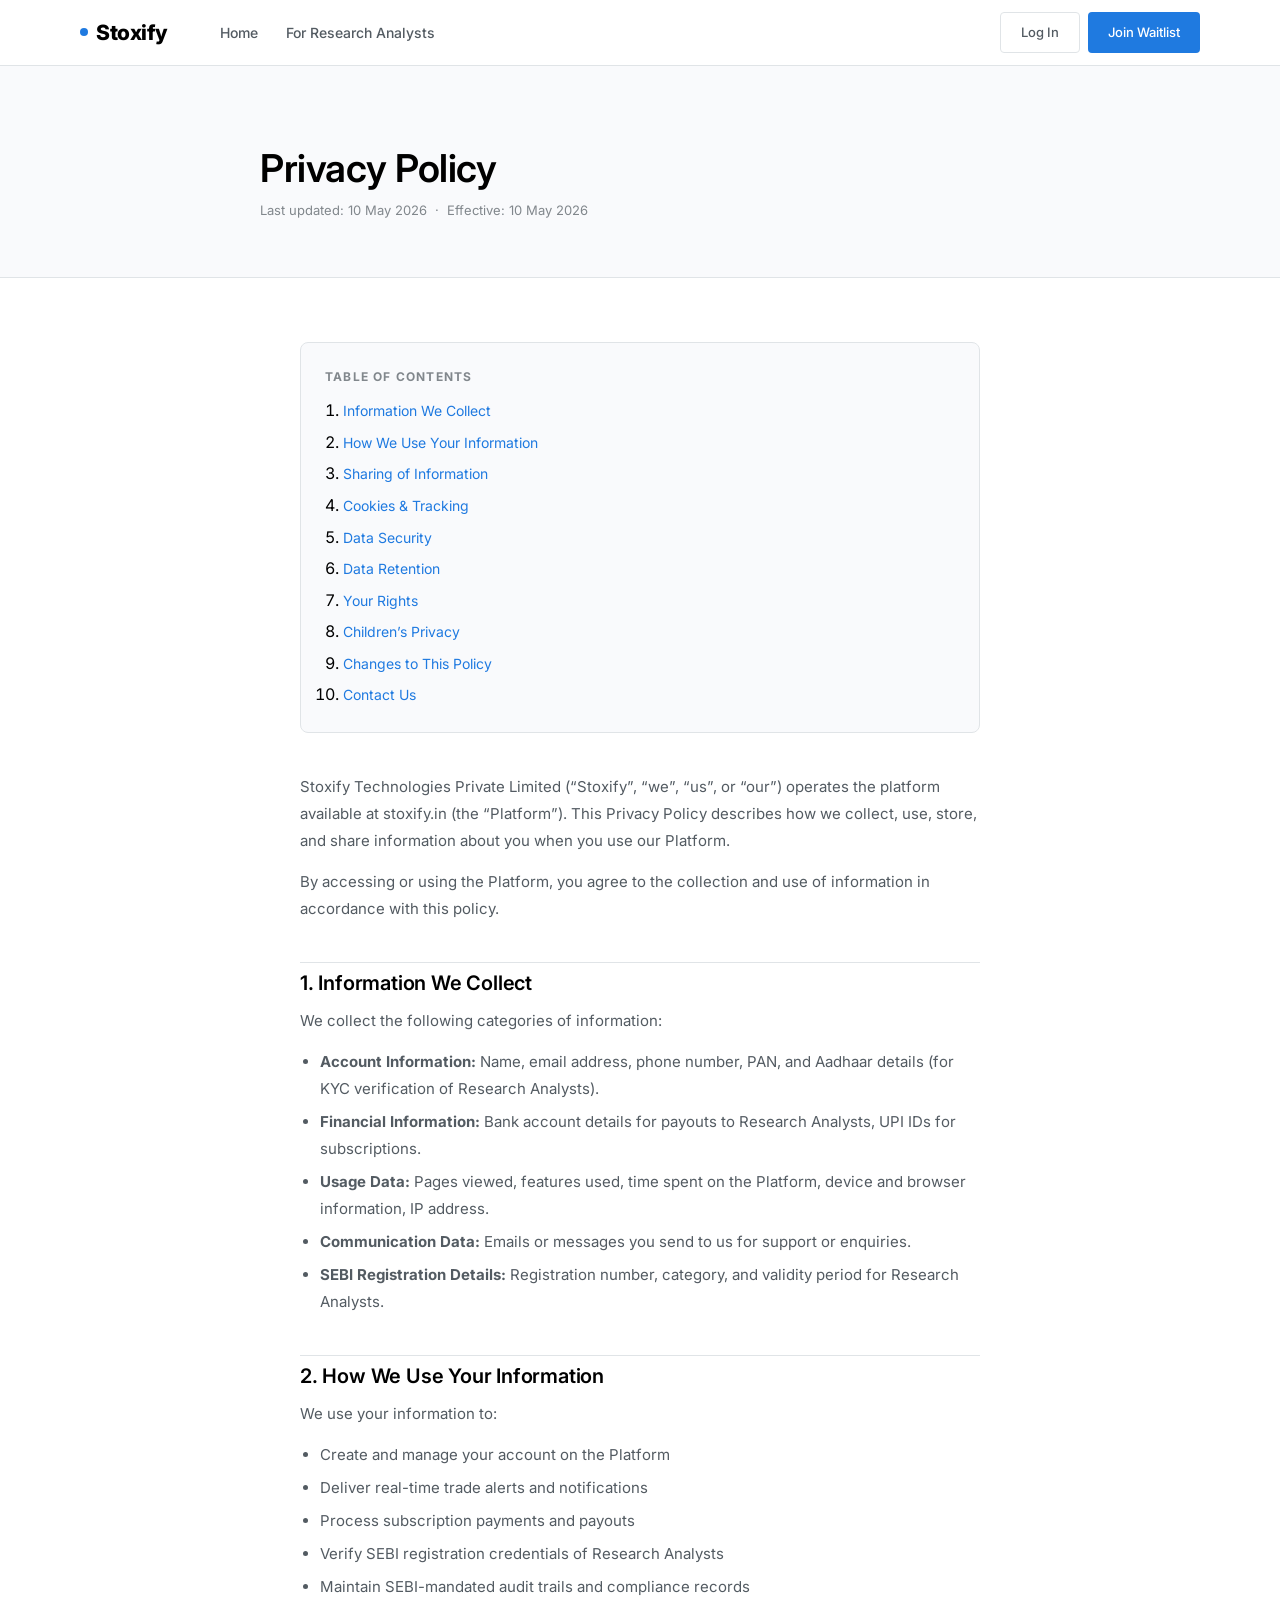
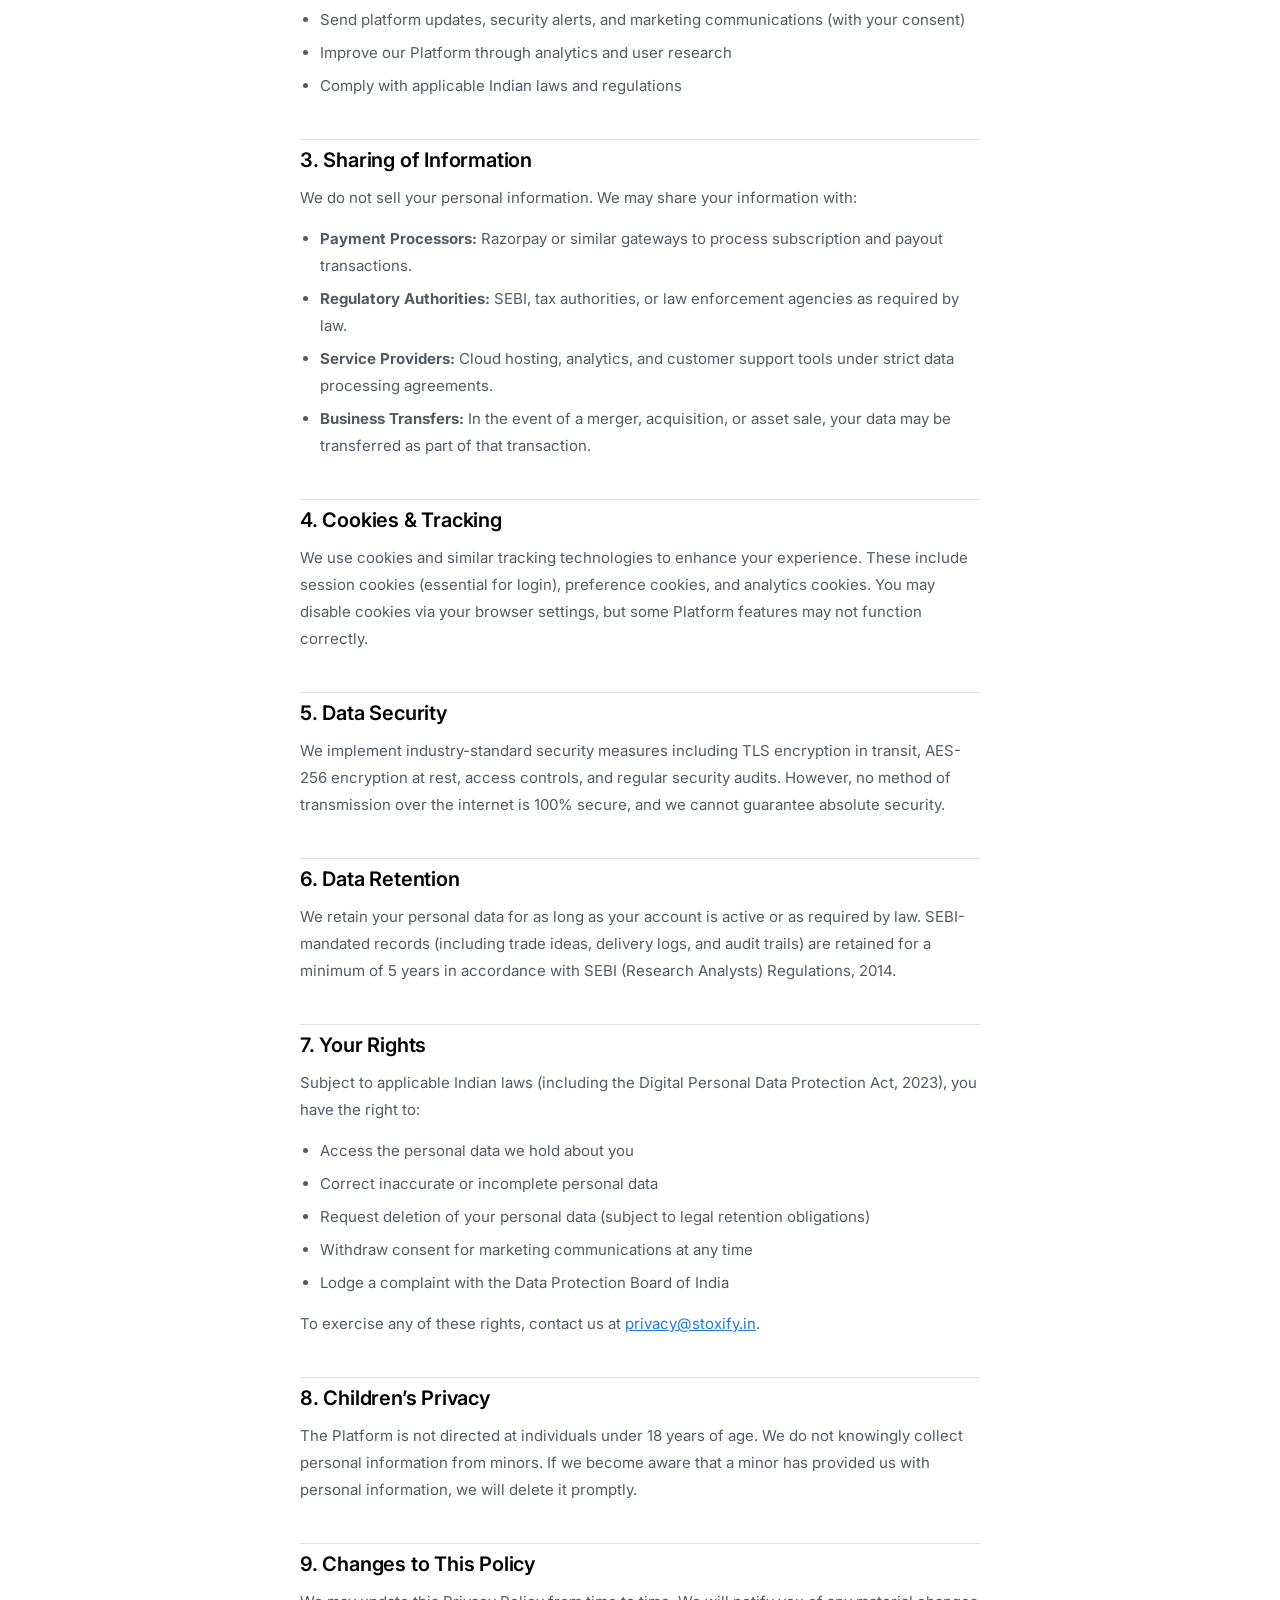
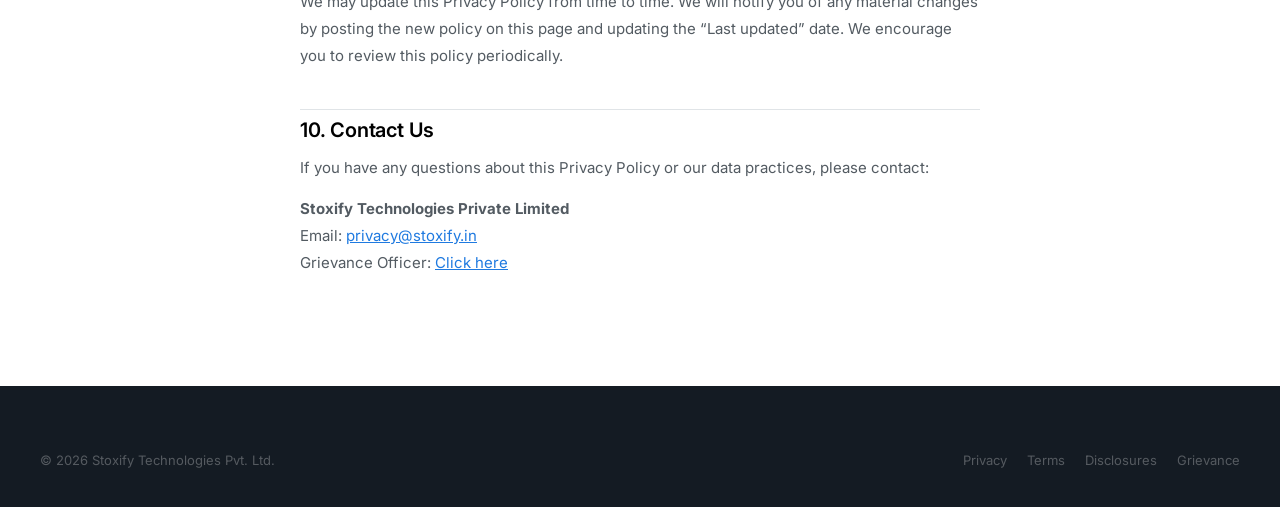
<file: privacy.html>
<!DOCTYPE html>
<html lang="en">
<head>
<meta charset="UTF-8">
<meta name="viewport" content="width=device-width, initial-scale=1.0">
<title>Privacy Policy — Stoxify</title>
<meta name="description" content="Stoxify's Privacy Policy — how we collect, use, and protect your personal data.">
<link rel="stylesheet" href="shared.css">
<style>
.legal-hero{background:var(--surface);border-bottom:1px solid var(--line);padding:80px 40px 56px;margin-top:66px;}
.legal-hero h1{font-size:clamp(28px,3vw,42px);font-weight:600;margin-bottom:10px;}
.legal-hero .meta{font-size:13px;color:var(--muted-2);}
.legal-body{max-width:760px;margin:0 auto;padding:64px 40px 96px;}
.legal-body h2{font-size:20px;font-weight:600;color:var(--ink);margin:40px 0 12px;padding-top:8px;border-top:1px solid var(--line);}
.legal-body h2:first-child{border-top:none;margin-top:0;}
.legal-body p{font-size:15px;color:var(--muted);line-height:1.8;margin-bottom:14px;}
.legal-body ul{font-size:15px;color:var(--muted);line-height:1.8;padding-left:20px;margin-bottom:14px;}
.legal-body ul li{margin-bottom:6px;}
.legal-body a{color:var(--brand);}
.legal-toc{background:var(--surface);border:1px solid var(--line);border-radius:var(--radius-lg);padding:24px;margin-bottom:40px;}
.legal-toc h4{font-size:12px;font-weight:700;text-transform:uppercase;letter-spacing:0.1em;color:var(--muted-2);margin-bottom:12px;}
.legal-toc ol{padding-left:18px;display:flex;flex-direction:column;gap:6px;}
.legal-toc li a{font-size:14px;color:var(--brand);text-decoration:none;}
.legal-toc li a:hover{text-decoration:underline;}
@media(max-width:860px){.legal-body{padding:48px 24px 72px;}.legal-hero{padding:72px 24px 44px;}}
@media (max-width: 860px) {
  .legal-hero { padding: 72px 24px 40px; }
  .legal-body { padding: 40px 20px 64px; }
  .gr-tl-row { grid-template-columns: 1fr 1fr; }
  .disc-table td:first-child { width: auto; }
}
@media (max-width: 560px) {
  .gr-tl-row { grid-template-columns: 1fr; }
  .gr-contact-row { flex-direction: column; gap: 2px; }
}

</style>
</head>
<body>
<nav class="nav">
  <div class="nav-inner">
    <a href="index.html" class="nav-logo"><span class="nav-logo-dot"></span>Stoxify</a>
    <ul class="nav-links">
      <li><a href="index.html">Home</a></li>
      <li><a href="for-analysts.html">For Research Analysts</a></li>
    </ul>
    <button class="nav-hamburger" id="nav-hamburger" aria-label="Open menu">
      <span></span><span></span><span></span>
    </button>
    <div class="nav-actions">
      <a href="#" class="btn btn-ghost">Log In</a>
      <a href="index.html#waitlist" class="btn btn-primary">Join Waitlist</a>
    </div>
  </div>
</nav>

<div class="legal-hero">
  <div style="max-width:760px;margin:0 auto;">
    <h1>Privacy Policy</h1>
    <p class="meta">Last updated: 10 May 2026 &nbsp;·&nbsp; Effective: 10 May 2026</p>
  </div>
</div>

<div class="legal-body">
  <div class="legal-toc">
    <h4>Table of Contents</h4>
    <ol>
      <li><a href="#info-collect">Information We Collect</a></li>
      <li><a href="#how-use">How We Use Your Information</a></li>
      <li><a href="#sharing">Sharing of Information</a></li>
      <li><a href="#cookies">Cookies &amp; Tracking</a></li>
      <li><a href="#security">Data Security</a></li>
      <li><a href="#retention">Data Retention</a></li>
      <li><a href="#rights">Your Rights</a></li>
      <li><a href="#children">Children&rsquo;s Privacy</a></li>
      <li><a href="#changes">Changes to This Policy</a></li>
      <li><a href="#contact">Contact Us</a></li>
    </ol>
  </div>

  <p>Stoxify Technologies Private Limited (&ldquo;Stoxify&rdquo;, &ldquo;we&rdquo;, &ldquo;us&rdquo;, or &ldquo;our&rdquo;) operates the platform available at stoxify.in (the &ldquo;Platform&rdquo;). This Privacy Policy describes how we collect, use, store, and share information about you when you use our Platform.</p>
  <p>By accessing or using the Platform, you agree to the collection and use of information in accordance with this policy.</p>

  <h2 id="info-collect">1. Information We Collect</h2>
  <p>We collect the following categories of information:</p>
  <ul>
    <li><strong>Account Information:</strong> Name, email address, phone number, PAN, and Aadhaar details (for KYC verification of Research Analysts).</li>
    <li><strong>Financial Information:</strong> Bank account details for payouts to Research Analysts, UPI IDs for subscriptions.</li>
    <li><strong>Usage Data:</strong> Pages viewed, features used, time spent on the Platform, device and browser information, IP address.</li>
    <li><strong>Communication Data:</strong> Emails or messages you send to us for support or enquiries.</li>
    <li><strong>SEBI Registration Details:</strong> Registration number, category, and validity period for Research Analysts.</li>
  </ul>

  <h2 id="how-use">2. How We Use Your Information</h2>
  <p>We use your information to:</p>
  <ul>
    <li>Create and manage your account on the Platform</li>
    <li>Deliver real-time trade alerts and notifications</li>
    <li>Process subscription payments and payouts</li>
    <li>Verify SEBI registration credentials of Research Analysts</li>
    <li>Maintain SEBI-mandated audit trails and compliance records</li>
    <li>Send platform updates, security alerts, and marketing communications (with your consent)</li>
    <li>Improve our Platform through analytics and user research</li>
    <li>Comply with applicable Indian laws and regulations</li>
  </ul>

  <h2 id="sharing">3. Sharing of Information</h2>
  <p>We do not sell your personal information. We may share your information with:</p>
  <ul>
    <li><strong>Payment Processors:</strong> Razorpay or similar gateways to process subscription and payout transactions.</li>
    <li><strong>Regulatory Authorities:</strong> SEBI, tax authorities, or law enforcement agencies as required by law.</li>
    <li><strong>Service Providers:</strong> Cloud hosting, analytics, and customer support tools under strict data processing agreements.</li>
    <li><strong>Business Transfers:</strong> In the event of a merger, acquisition, or asset sale, your data may be transferred as part of that transaction.</li>
  </ul>

  <h2 id="cookies">4. Cookies &amp; Tracking</h2>
  <p>We use cookies and similar tracking technologies to enhance your experience. These include session cookies (essential for login), preference cookies, and analytics cookies. You may disable cookies via your browser settings, but some Platform features may not function correctly.</p>

  <h2 id="security">5. Data Security</h2>
  <p>We implement industry-standard security measures including TLS encryption in transit, AES-256 encryption at rest, access controls, and regular security audits. However, no method of transmission over the internet is 100% secure, and we cannot guarantee absolute security.</p>

  <h2 id="retention">6. Data Retention</h2>
  <p>We retain your personal data for as long as your account is active or as required by law. SEBI-mandated records (including trade ideas, delivery logs, and audit trails) are retained for a minimum of 5 years in accordance with SEBI (Research Analysts) Regulations, 2014.</p>

  <h2 id="rights">7. Your Rights</h2>
  <p>Subject to applicable Indian laws (including the Digital Personal Data Protection Act, 2023), you have the right to:</p>
  <ul>
    <li>Access the personal data we hold about you</li>
    <li>Correct inaccurate or incomplete personal data</li>
    <li>Request deletion of your personal data (subject to legal retention obligations)</li>
    <li>Withdraw consent for marketing communications at any time</li>
    <li>Lodge a complaint with the Data Protection Board of India</li>
  </ul>
  <p>To exercise any of these rights, contact us at <a href="mailto:privacy@stoxify.in">privacy@stoxify.in</a>.</p>

  <h2 id="children">8. Children&rsquo;s Privacy</h2>
  <p>The Platform is not directed at individuals under 18 years of age. We do not knowingly collect personal information from minors. If we become aware that a minor has provided us with personal information, we will delete it promptly.</p>

  <h2 id="changes">9. Changes to This Policy</h2>
  <p>We may update this Privacy Policy from time to time. We will notify you of any material changes by posting the new policy on this page and updating the &ldquo;Last updated&rdquo; date. We encourage you to review this policy periodically.</p>

  <h2 id="contact">10. Contact Us</h2>
  <p>If you have any questions about this Privacy Policy or our data practices, please contact:</p>
  <p><strong>Stoxify Technologies Private Limited</strong><br>
  Email: <a href="mailto:privacy@stoxify.in">privacy@stoxify.in</a><br>
  Grievance Officer: <a href="grievance.html">Click here</a></p>
</div>

<footer>
  <div class="footer-inner">
    <div class="footer-bottom" style="border-top:none;padding-top:0;">
      <div class="footer-copy">&copy; 2026 Stoxify Technologies Pvt. Ltd.</div>
      <div class="footer-legal">
        <a href="privacy.html">Privacy</a>
        <a href="terms.html">Terms</a>
        <a href="sebi-disclosures.html">Disclosures</a>
        <a href="grievance.html">Grievance</a>
      </div>
    </div>
  </div>
</footer>
<script>
(function(){
  var btn = document.getElementById('nav-hamburger');
  var links = document.querySelector('.nav-links');
  if(!btn || !links) return;
  btn.addEventListener('click', function(){
    btn.classList.toggle('open');
    links.classList.toggle('open');
  });
  links.querySelectorAll('a').forEach(function(a){
    a.addEventListener('click', function(){
      btn.classList.remove('open');
      links.classList.remove('open');
    });
  });
})();
</script>
</body>
</html>
</file>
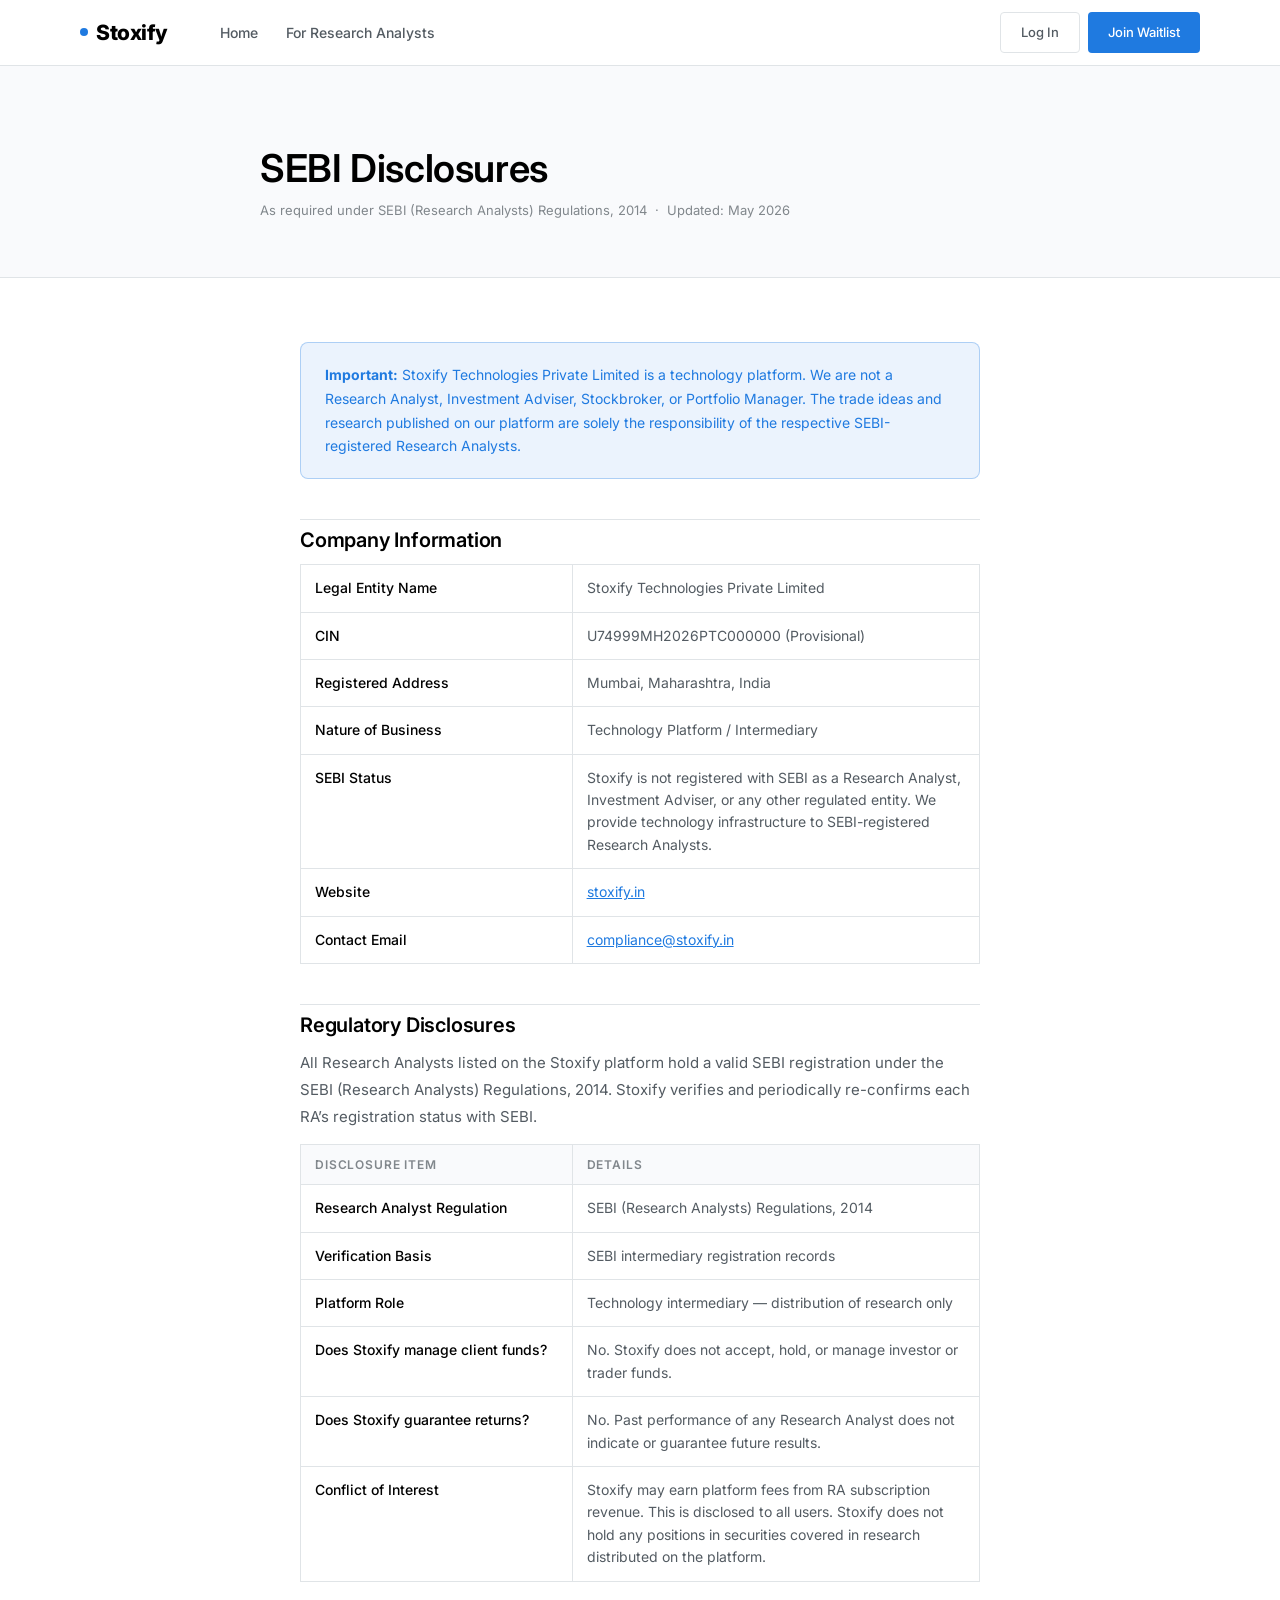
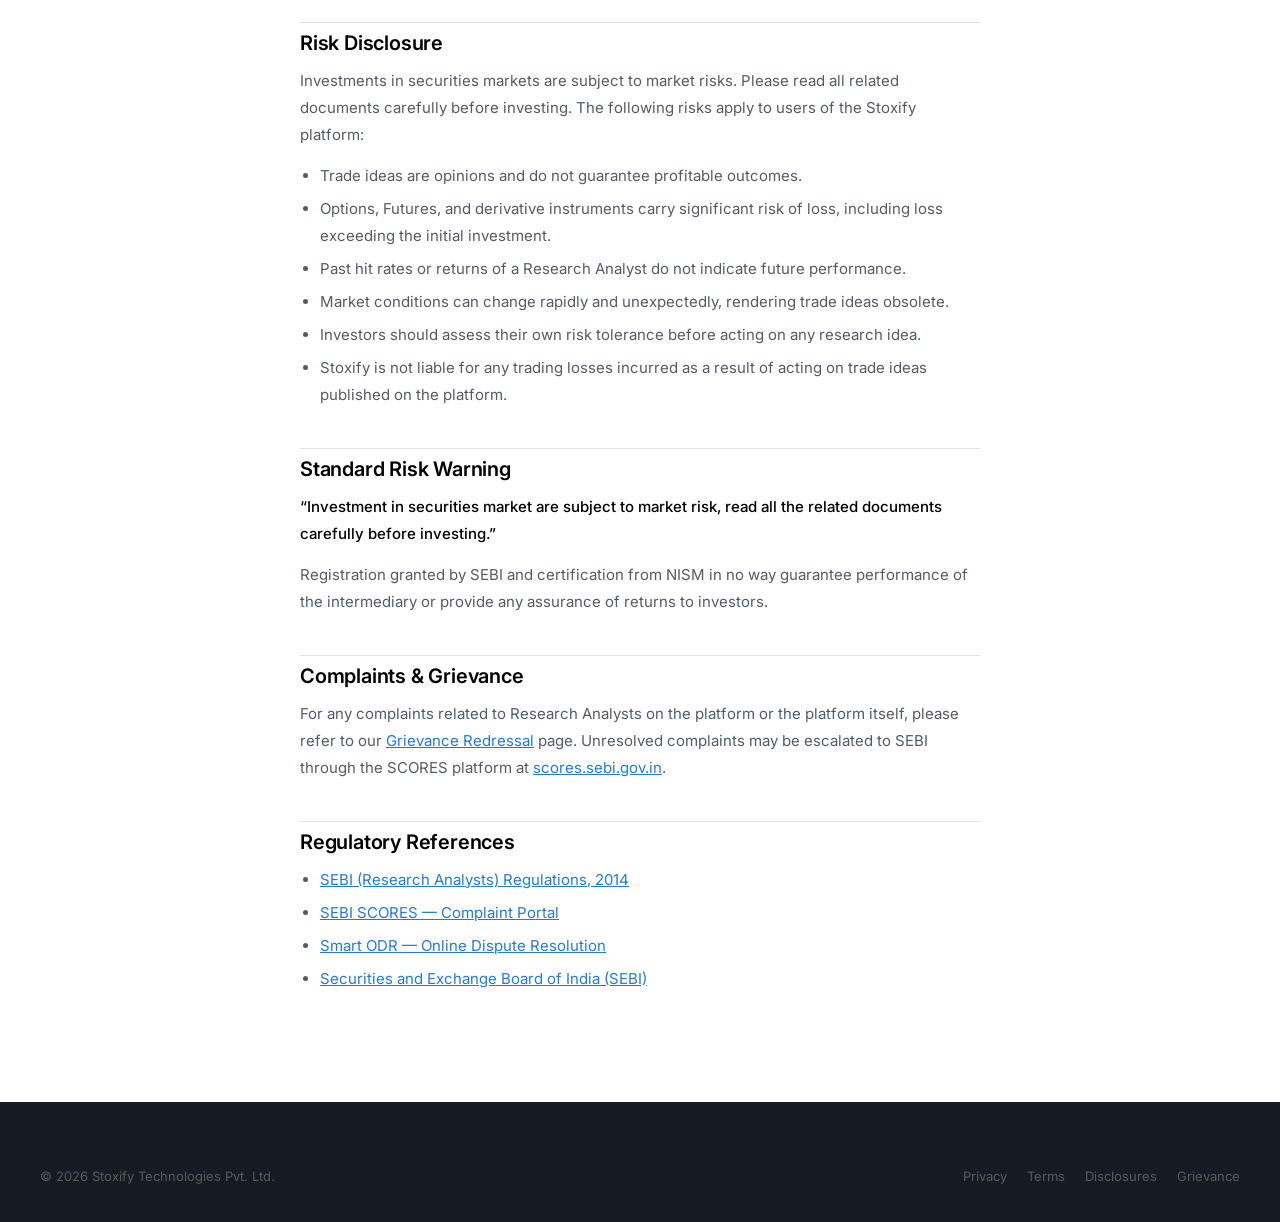
<file: sebi-disclosures.html>
<!DOCTYPE html>
<html lang="en">
<head>
<meta charset="UTF-8">
<meta name="viewport" content="width=device-width, initial-scale=1.0">
<title>SEBI Disclosures — Stoxify</title>
<meta name="description" content="SEBI-mandated disclosures for Stoxify — a SEBI-regulated technology platform for Research Analysts.">
<link rel="stylesheet" href="shared.css">
<style>
.legal-hero{background:var(--surface);border-bottom:1px solid var(--line);padding:80px 40px 56px;margin-top:66px;}
.legal-hero h1{font-size:clamp(28px,3vw,42px);font-weight:600;margin-bottom:10px;}
.legal-hero .meta{font-size:13px;color:var(--muted-2);}
.legal-body{max-width:760px;margin:0 auto;padding:64px 40px 96px;}
.legal-body h2{font-size:20px;font-weight:600;color:var(--ink);margin:40px 0 12px;padding-top:8px;border-top:1px solid var(--line);}
.legal-body h2:first-child{border-top:none;margin-top:0;}
.legal-body p{font-size:15px;color:var(--muted);line-height:1.8;margin-bottom:14px;}
.legal-body ul{font-size:15px;color:var(--muted);line-height:1.8;padding-left:20px;margin-bottom:14px;}
.legal-body ul li{margin-bottom:6px;}
.legal-body a{color:var(--brand);}
.disc-table{width:100%;border-collapse:collapse;margin-bottom:24px;font-size:14px;}
.disc-table th{text-align:left;font-weight:600;font-size:12px;text-transform:uppercase;letter-spacing:0.07em;color:var(--muted-2);padding:10px 14px;background:var(--surface);border:1px solid var(--line);}
.disc-table td{padding:12px 14px;border:1px solid var(--line);color:var(--muted);line-height:1.6;vertical-align:top;}
.disc-table td:first-child{font-weight:500;color:var(--ink);width:40%;}
.disc-callout{background:var(--brand-light);border:1px solid var(--brand-mid);border-radius:var(--radius-lg);padding:20px 24px;margin-bottom:28px;}
.disc-callout p{font-size:14px;color:var(--brand);margin:0;line-height:1.7;}
@media(max-width:860px){.legal-body{padding:48px 24px 72px;}.legal-hero{padding:72px 24px 44px;}.disc-table td:first-child{width:auto;}}
@media (max-width: 860px) {
  .legal-hero { padding: 72px 24px 40px; }
  .legal-body { padding: 40px 20px 64px; }
  .gr-tl-row { grid-template-columns: 1fr 1fr; }
  .disc-table td:first-child { width: auto; }
}
@media (max-width: 560px) {
  .gr-tl-row { grid-template-columns: 1fr; }
  .gr-contact-row { flex-direction: column; gap: 2px; }
}

</style>
</head>
<body>
<nav class="nav">
  <div class="nav-inner">
    <a href="index.html" class="nav-logo"><span class="nav-logo-dot"></span>Stoxify</a>
    <ul class="nav-links">
      <li><a href="index.html">Home</a></li>
      <li><a href="for-analysts.html">For Research Analysts</a></li>
    </ul>
    <button class="nav-hamburger" id="nav-hamburger" aria-label="Open menu">
      <span></span><span></span><span></span>
    </button>
    <div class="nav-actions">
      <a href="#" class="btn btn-ghost">Log In</a>
      <a href="index.html#waitlist" class="btn btn-primary">Join Waitlist</a>
    </div>
  </div>
</nav>

<div class="legal-hero">
  <div style="max-width:760px;margin:0 auto;">
    <h1>SEBI Disclosures</h1>
    <p class="meta">As required under SEBI (Research Analysts) Regulations, 2014 &nbsp;·&nbsp; Updated: May 2026</p>
  </div>
</div>

<div class="legal-body">
  <div class="disc-callout">
    <p><strong>Important:</strong> Stoxify Technologies Private Limited is a technology platform. We are not a Research Analyst, Investment Adviser, Stockbroker, or Portfolio Manager. The trade ideas and research published on our platform are solely the responsibility of the respective SEBI-registered Research Analysts.</p>
  </div>

  <h2>Company Information</h2>
  <table class="disc-table">
    <tr><td>Legal Entity Name</td><td>Stoxify Technologies Private Limited</td></tr>
    <tr><td>CIN</td><td>U74999MH2026PTC000000 (Provisional)</td></tr>
    <tr><td>Registered Address</td><td>Mumbai, Maharashtra, India</td></tr>
    <tr><td>Nature of Business</td><td>Technology Platform / Intermediary</td></tr>
    <tr><td>SEBI Status</td><td>Stoxify is not registered with SEBI as a Research Analyst, Investment Adviser, or any other regulated entity. We provide technology infrastructure to SEBI-registered Research Analysts.</td></tr>
    <tr><td>Website</td><td><a href="https://stoxify.in">stoxify.in</a></td></tr>
    <tr><td>Contact Email</td><td><a href="mailto:compliance@stoxify.in">compliance@stoxify.in</a></td></tr>
  </table>

  <h2>Regulatory Disclosures</h2>
  <p>All Research Analysts listed on the Stoxify platform hold a valid SEBI registration under the SEBI (Research Analysts) Regulations, 2014. Stoxify verifies and periodically re-confirms each RA&rsquo;s registration status with SEBI.</p>

  <table class="disc-table">
    <tr><th>Disclosure Item</th><th>Details</th></tr>
    <tr><td>Research Analyst Regulation</td><td>SEBI (Research Analysts) Regulations, 2014</td></tr>
    <tr><td>Verification Basis</td><td>SEBI intermediary registration records</td></tr>
    <tr><td>Platform Role</td><td>Technology intermediary — distribution of research only</td></tr>
    <tr><td>Does Stoxify manage client funds?</td><td>No. Stoxify does not accept, hold, or manage investor or trader funds.</td></tr>
    <tr><td>Does Stoxify guarantee returns?</td><td>No. Past performance of any Research Analyst does not indicate or guarantee future results.</td></tr>
    <tr><td>Conflict of Interest</td><td>Stoxify may earn platform fees from RA subscription revenue. This is disclosed to all users. Stoxify does not hold any positions in securities covered in research distributed on the platform.</td></tr>
  </table>

  <h2>Risk Disclosure</h2>
  <p>Investments in securities markets are subject to market risks. Please read all related documents carefully before investing. The following risks apply to users of the Stoxify platform:</p>
  <ul>
    <li>Trade ideas are opinions and do not guarantee profitable outcomes.</li>
    <li>Options, Futures, and derivative instruments carry significant risk of loss, including loss exceeding the initial investment.</li>
    <li>Past hit rates or returns of a Research Analyst do not indicate future performance.</li>
    <li>Market conditions can change rapidly and unexpectedly, rendering trade ideas obsolete.</li>
    <li>Investors should assess their own risk tolerance before acting on any research idea.</li>
    <li>Stoxify is not liable for any trading losses incurred as a result of acting on trade ideas published on the platform.</li>
  </ul>

  <h2>Standard Risk Warning</h2>
  <p style="font-weight:500;color:var(--ink);">&ldquo;Investment in securities market are subject to market risk, read all the related documents carefully before investing.&rdquo;</p>
  <p>Registration granted by SEBI and certification from NISM in no way guarantee performance of the intermediary or provide any assurance of returns to investors.</p>

  <h2>Complaints &amp; Grievance</h2>
  <p>For any complaints related to Research Analysts on the platform or the platform itself, please refer to our <a href="grievance.html">Grievance Redressal</a> page. Unresolved complaints may be escalated to SEBI through the SCORES platform at <a href="https://scores.sebi.gov.in" target="_blank" rel="noopener">scores.sebi.gov.in</a>.</p>

  <h2>Regulatory References</h2>
  <ul>
    <li><a href="https://www.sebi.gov.in/legal/regulations/jul-2014/sebi-research-analysts-regulations-2014_25228.html" target="_blank" rel="noopener">SEBI (Research Analysts) Regulations, 2014</a></li>
    <li><a href="https://scores.sebi.gov.in" target="_blank" rel="noopener">SEBI SCORES — Complaint Portal</a></li>
    <li><a href="https://smartodr.in" target="_blank" rel="noopener">Smart ODR — Online Dispute Resolution</a></li>
    <li><a href="https://www.sebi.gov.in" target="_blank" rel="noopener">Securities and Exchange Board of India (SEBI)</a></li>
  </ul>
</div>

<footer>
  <div class="footer-inner">
    <div class="footer-bottom" style="border-top:none;padding-top:0;">
      <div class="footer-copy">&copy; 2026 Stoxify Technologies Pvt. Ltd.</div>
      <div class="footer-legal">
        <a href="privacy.html">Privacy</a>
        <a href="terms.html">Terms</a>
        <a href="sebi-disclosures.html">Disclosures</a>
        <a href="grievance.html">Grievance</a>
      </div>
    </div>
  </div>
</footer>
<script>
(function(){
  var btn = document.getElementById('nav-hamburger');
  var links = document.querySelector('.nav-links');
  if(!btn || !links) return;
  btn.addEventListener('click', function(){
    btn.classList.toggle('open');
    links.classList.toggle('open');
  });
  links.querySelectorAll('a').forEach(function(a){
    a.addEventListener('click', function(){
      btn.classList.remove('open');
      links.classList.remove('open');
    });
  });
})();
</script>
</body>
</html>
</file>
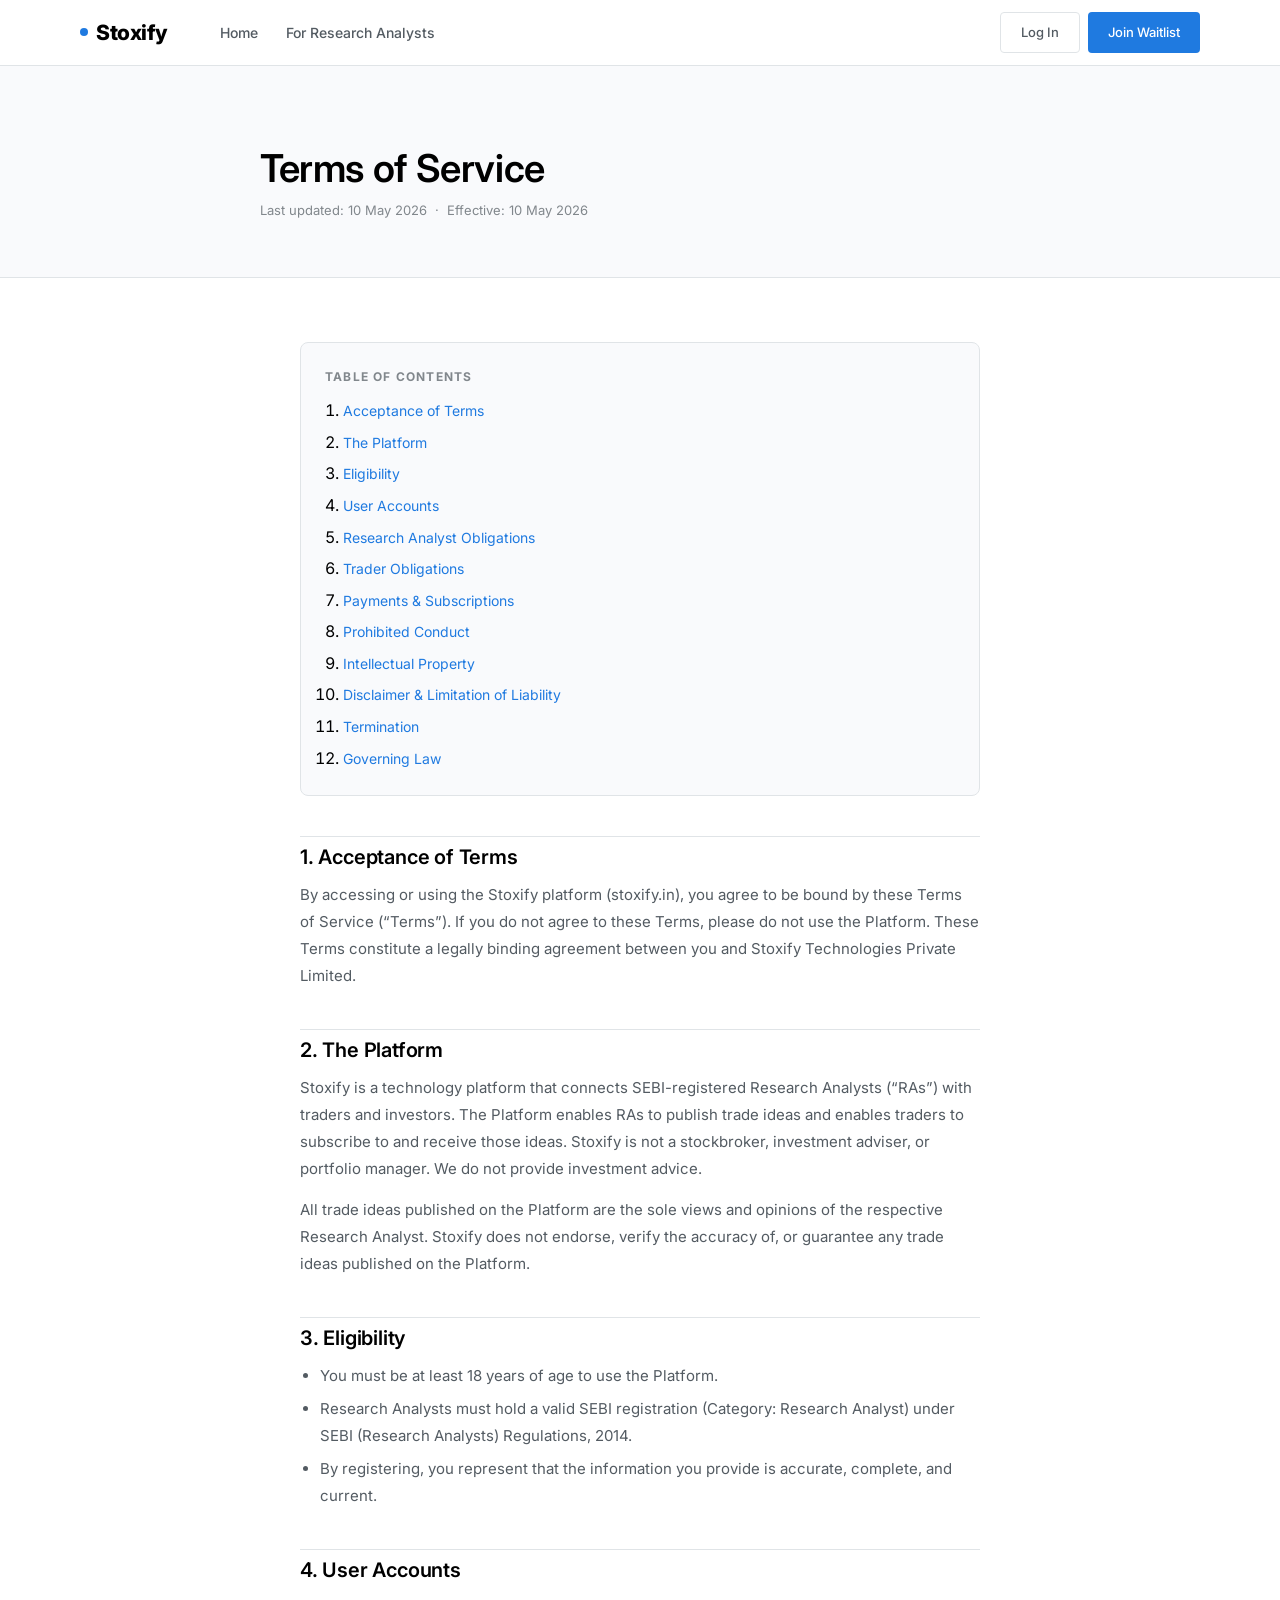
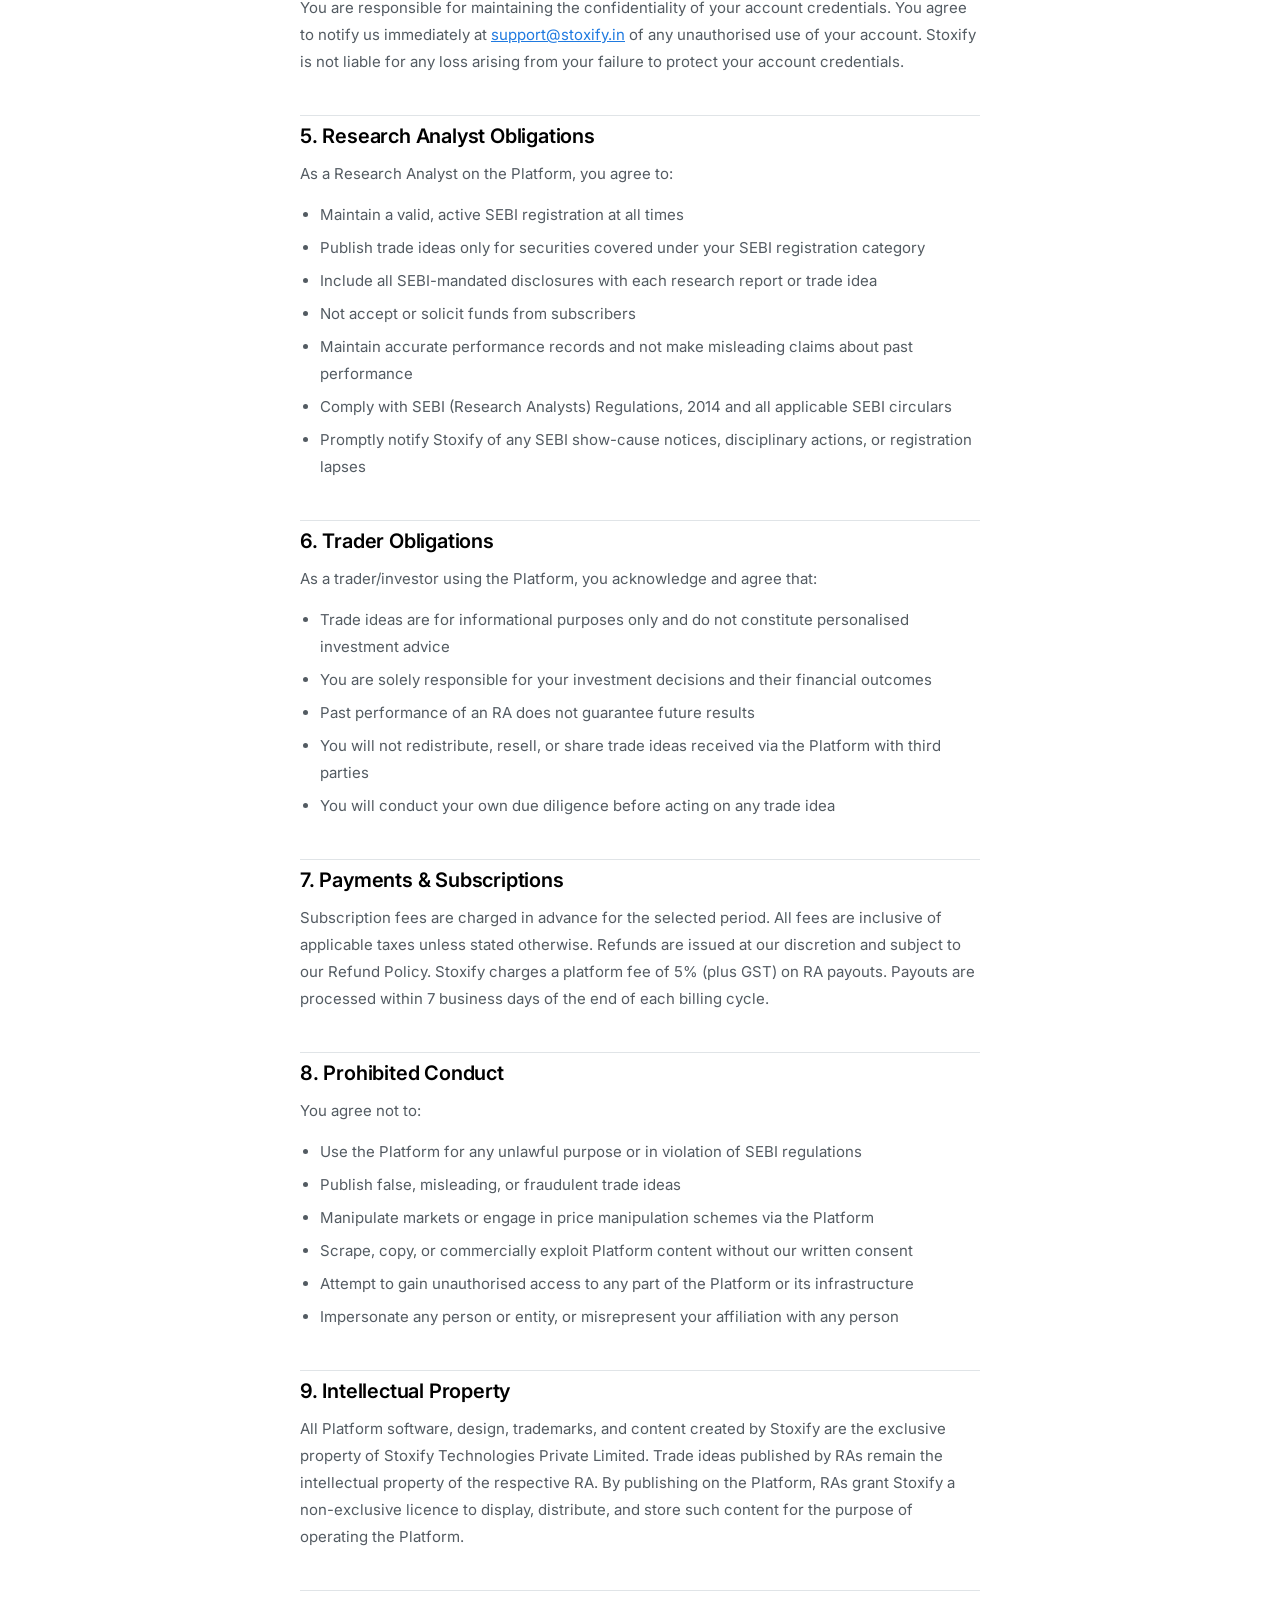
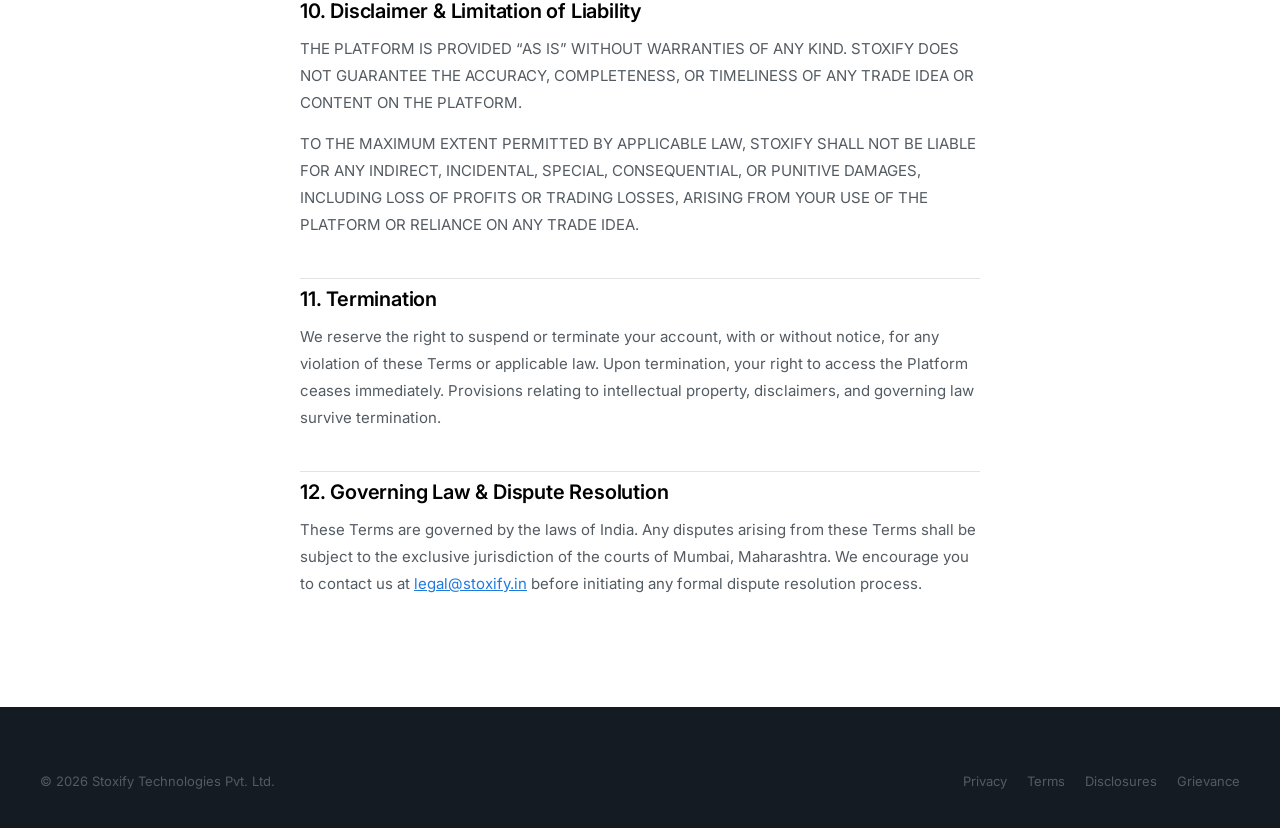
<file: terms.html>
<!DOCTYPE html>
<html lang="en">
<head>
<meta charset="UTF-8">
<meta name="viewport" content="width=device-width, initial-scale=1.0">
<title>Terms of Service — Stoxify</title>
<meta name="description" content="Stoxify Terms of Service — rules governing your use of the platform.">
<link rel="stylesheet" href="shared.css">
<style>
.legal-hero{background:var(--surface);border-bottom:1px solid var(--line);padding:80px 40px 56px;margin-top:66px;}
.legal-hero h1{font-size:clamp(28px,3vw,42px);font-weight:600;margin-bottom:10px;}
.legal-hero .meta{font-size:13px;color:var(--muted-2);}
.legal-body{max-width:760px;margin:0 auto;padding:64px 40px 96px;}
.legal-body h2{font-size:20px;font-weight:600;color:var(--ink);margin:40px 0 12px;padding-top:8px;border-top:1px solid var(--line);}
.legal-body h2:first-child{border-top:none;margin-top:0;}
.legal-body p{font-size:15px;color:var(--muted);line-height:1.8;margin-bottom:14px;}
.legal-body ul{font-size:15px;color:var(--muted);line-height:1.8;padding-left:20px;margin-bottom:14px;}
.legal-body ul li{margin-bottom:6px;}
.legal-body a{color:var(--brand);}
.legal-toc{background:var(--surface);border:1px solid var(--line);border-radius:var(--radius-lg);padding:24px;margin-bottom:40px;}
.legal-toc h4{font-size:12px;font-weight:700;text-transform:uppercase;letter-spacing:0.1em;color:var(--muted-2);margin-bottom:12px;}
.legal-toc ol{padding-left:18px;display:flex;flex-direction:column;gap:6px;}
.legal-toc li a{font-size:14px;color:var(--brand);text-decoration:none;}
.legal-toc li a:hover{text-decoration:underline;}
@media(max-width:860px){.legal-body{padding:48px 24px 72px;}.legal-hero{padding:72px 24px 44px;}}
@media (max-width: 860px) {
  .legal-hero { padding: 72px 24px 40px; }
  .legal-body { padding: 40px 20px 64px; }
  .gr-tl-row { grid-template-columns: 1fr 1fr; }
  .disc-table td:first-child { width: auto; }
}
@media (max-width: 560px) {
  .gr-tl-row { grid-template-columns: 1fr; }
  .gr-contact-row { flex-direction: column; gap: 2px; }
}

</style>
</head>
<body>
<nav class="nav">
  <div class="nav-inner">
    <a href="index.html" class="nav-logo"><span class="nav-logo-dot"></span>Stoxify</a>
    <ul class="nav-links">
      <li><a href="index.html">Home</a></li>
      <li><a href="for-analysts.html">For Research Analysts</a></li>
    </ul>
    <button class="nav-hamburger" id="nav-hamburger" aria-label="Open menu">
      <span></span><span></span><span></span>
    </button>
    <div class="nav-actions">
      <a href="#" class="btn btn-ghost">Log In</a>
      <a href="index.html#waitlist" class="btn btn-primary">Join Waitlist</a>
    </div>
  </div>
</nav>

<div class="legal-hero">
  <div style="max-width:760px;margin:0 auto;">
    <h1>Terms of Service</h1>
    <p class="meta">Last updated: 10 May 2026 &nbsp;·&nbsp; Effective: 10 May 2026</p>
  </div>
</div>

<div class="legal-body">
  <div class="legal-toc">
    <h4>Table of Contents</h4>
    <ol>
      <li><a href="#acceptance">Acceptance of Terms</a></li>
      <li><a href="#platform">The Platform</a></li>
      <li><a href="#eligibility">Eligibility</a></li>
      <li><a href="#accounts">User Accounts</a></li>
      <li><a href="#ra-obligations">Research Analyst Obligations</a></li>
      <li><a href="#trader-obligations">Trader Obligations</a></li>
      <li><a href="#payments">Payments &amp; Subscriptions</a></li>
      <li><a href="#prohibited">Prohibited Conduct</a></li>
      <li><a href="#ip">Intellectual Property</a></li>
      <li><a href="#disclaimer">Disclaimer &amp; Limitation of Liability</a></li>
      <li><a href="#termination">Termination</a></li>
      <li><a href="#governing">Governing Law</a></li>
    </ol>
  </div>

  <h2 id="acceptance">1. Acceptance of Terms</h2>
  <p>By accessing or using the Stoxify platform (stoxify.in), you agree to be bound by these Terms of Service (&ldquo;Terms&rdquo;). If you do not agree to these Terms, please do not use the Platform. These Terms constitute a legally binding agreement between you and Stoxify Technologies Private Limited.</p>

  <h2 id="platform">2. The Platform</h2>
  <p>Stoxify is a technology platform that connects SEBI-registered Research Analysts (&ldquo;RAs&rdquo;) with traders and investors. The Platform enables RAs to publish trade ideas and enables traders to subscribe to and receive those ideas. Stoxify is not a stockbroker, investment adviser, or portfolio manager. We do not provide investment advice.</p>
  <p>All trade ideas published on the Platform are the sole views and opinions of the respective Research Analyst. Stoxify does not endorse, verify the accuracy of, or guarantee any trade ideas published on the Platform.</p>

  <h2 id="eligibility">3. Eligibility</h2>
  <ul>
    <li>You must be at least 18 years of age to use the Platform.</li>
    <li>Research Analysts must hold a valid SEBI registration (Category: Research Analyst) under SEBI (Research Analysts) Regulations, 2014.</li>
    <li>By registering, you represent that the information you provide is accurate, complete, and current.</li>
  </ul>

  <h2 id="accounts">4. User Accounts</h2>
  <p>You are responsible for maintaining the confidentiality of your account credentials. You agree to notify us immediately at <a href="mailto:support@stoxify.in">support@stoxify.in</a> of any unauthorised use of your account. Stoxify is not liable for any loss arising from your failure to protect your account credentials.</p>

  <h2 id="ra-obligations">5. Research Analyst Obligations</h2>
  <p>As a Research Analyst on the Platform, you agree to:</p>
  <ul>
    <li>Maintain a valid, active SEBI registration at all times</li>
    <li>Publish trade ideas only for securities covered under your SEBI registration category</li>
    <li>Include all SEBI-mandated disclosures with each research report or trade idea</li>
    <li>Not accept or solicit funds from subscribers</li>
    <li>Maintain accurate performance records and not make misleading claims about past performance</li>
    <li>Comply with SEBI (Research Analysts) Regulations, 2014 and all applicable SEBI circulars</li>
    <li>Promptly notify Stoxify of any SEBI show-cause notices, disciplinary actions, or registration lapses</li>
  </ul>

  <h2 id="trader-obligations">6. Trader Obligations</h2>
  <p>As a trader/investor using the Platform, you acknowledge and agree that:</p>
  <ul>
    <li>Trade ideas are for informational purposes only and do not constitute personalised investment advice</li>
    <li>You are solely responsible for your investment decisions and their financial outcomes</li>
    <li>Past performance of an RA does not guarantee future results</li>
    <li>You will not redistribute, resell, or share trade ideas received via the Platform with third parties</li>
    <li>You will conduct your own due diligence before acting on any trade idea</li>
  </ul>

  <h2 id="payments">7. Payments &amp; Subscriptions</h2>
  <p>Subscription fees are charged in advance for the selected period. All fees are inclusive of applicable taxes unless stated otherwise. Refunds are issued at our discretion and subject to our Refund Policy. Stoxify charges a platform fee of 5% (plus GST) on RA payouts. Payouts are processed within 7 business days of the end of each billing cycle.</p>

  <h2 id="prohibited">8. Prohibited Conduct</h2>
  <p>You agree not to:</p>
  <ul>
    <li>Use the Platform for any unlawful purpose or in violation of SEBI regulations</li>
    <li>Publish false, misleading, or fraudulent trade ideas</li>
    <li>Manipulate markets or engage in price manipulation schemes via the Platform</li>
    <li>Scrape, copy, or commercially exploit Platform content without our written consent</li>
    <li>Attempt to gain unauthorised access to any part of the Platform or its infrastructure</li>
    <li>Impersonate any person or entity, or misrepresent your affiliation with any person</li>
  </ul>

  <h2 id="ip">9. Intellectual Property</h2>
  <p>All Platform software, design, trademarks, and content created by Stoxify are the exclusive property of Stoxify Technologies Private Limited. Trade ideas published by RAs remain the intellectual property of the respective RA. By publishing on the Platform, RAs grant Stoxify a non-exclusive licence to display, distribute, and store such content for the purpose of operating the Platform.</p>

  <h2 id="disclaimer">10. Disclaimer &amp; Limitation of Liability</h2>
  <p>THE PLATFORM IS PROVIDED &ldquo;AS IS&rdquo; WITHOUT WARRANTIES OF ANY KIND. STOXIFY DOES NOT GUARANTEE THE ACCURACY, COMPLETENESS, OR TIMELINESS OF ANY TRADE IDEA OR CONTENT ON THE PLATFORM.</p>
  <p>TO THE MAXIMUM EXTENT PERMITTED BY APPLICABLE LAW, STOXIFY SHALL NOT BE LIABLE FOR ANY INDIRECT, INCIDENTAL, SPECIAL, CONSEQUENTIAL, OR PUNITIVE DAMAGES, INCLUDING LOSS OF PROFITS OR TRADING LOSSES, ARISING FROM YOUR USE OF THE PLATFORM OR RELIANCE ON ANY TRADE IDEA.</p>

  <h2 id="termination">11. Termination</h2>
  <p>We reserve the right to suspend or terminate your account, with or without notice, for any violation of these Terms or applicable law. Upon termination, your right to access the Platform ceases immediately. Provisions relating to intellectual property, disclaimers, and governing law survive termination.</p>

  <h2 id="governing">12. Governing Law &amp; Dispute Resolution</h2>
  <p>These Terms are governed by the laws of India. Any disputes arising from these Terms shall be subject to the exclusive jurisdiction of the courts of Mumbai, Maharashtra. We encourage you to contact us at <a href="mailto:legal@stoxify.in">legal@stoxify.in</a> before initiating any formal dispute resolution process.</p>
</div>

<footer>
  <div class="footer-inner">
    <div class="footer-bottom" style="border-top:none;padding-top:0;">
      <div class="footer-copy">&copy; 2026 Stoxify Technologies Pvt. Ltd.</div>
      <div class="footer-legal">
        <a href="privacy.html">Privacy</a>
        <a href="terms.html">Terms</a>
        <a href="sebi-disclosures.html">Disclosures</a>
        <a href="grievance.html">Grievance</a>
      </div>
    </div>
  </div>
</footer>
<script>
(function(){
  var btn = document.getElementById('nav-hamburger');
  var links = document.querySelector('.nav-links');
  if(!btn || !links) return;
  btn.addEventListener('click', function(){
    btn.classList.toggle('open');
    links.classList.toggle('open');
  });
  links.querySelectorAll('a').forEach(function(a){
    a.addEventListener('click', function(){
      btn.classList.remove('open');
      links.classList.remove('open');
    });
  });
})();
</script>
</body>
</html>
</file>
<file: shared.css>
/* Smallcase-matched design system — Inter (closest free match to Graphik Web) */
@import url('https://fonts.googleapis.com/css2?family=Inter:wght@300;400;500;600;700&display=swap');

:root {
  /* ── Brand Colors (Smallcase exact palette) ── */
  --brand: #1F7AE0;
  --brand-dark: #1567C2;
  --brand-light: #EBF3FD;
  --brand-mid: rgba(31, 122, 224, 0.3);

  /* ── Semantic Colors ── */
  --green: #1B9E4B;
  --green-light: #E8F8EE;
  --orange: #F97316;
  --orange-light: #FFF4ED;
  --red: #D93025;
  --red-light: #FDECEA;

  /* ── Text Colors (Smallcase exact) ── */
  --ink: #000000;
  --ink-2: #1A1A1A;
  --muted: #535B62;
  --muted-2: #81878C;

  /* ── Surface & Border (Smallcase exact) ── */
  --line: #E0E4E7;
  --line-2: #F9FAFC;
  --surface: #F9FAFC;
  --white: #FFFFFF;
  --footer-bg: #141B23;

  /* ── Typography (Inter — Graphik Web substitute) ── */
  --font-display: 'Inter', -apple-system, BlinkMacSystemFont, sans-serif;
  --font-body: 'Inter', -apple-system, BlinkMacSystemFont, sans-serif;

  /* ── Shadows ── */
  --shadow-sm: 0 1px 3px rgba(0,0,0,0.12);
  --shadow-md: 0 4px 12px rgba(0,0,0,0.08);
  --shadow-lg: 0 8px 24px rgba(0,0,0,0.1);
  --shadow-xl: 0 16px 48px rgba(0,0,0,0.12);

  /* ── Border Radius (Smallcase minimal) ── */
  --radius: 4px;
  --radius-lg: 8px;
  --radius-xl: 12px;
}

*, *::before, *::after { box-sizing: border-box; margin: 0; padding: 0; }
html { scroll-behavior: smooth; }
body {
  font-family: var(--font-body);
  background: var(--white);
  color: var(--ink);
  -webkit-font-smoothing: antialiased;
  -moz-osx-font-smoothing: grayscale;
  overflow-x: hidden;
  line-height: 1.6;
  animation: pageLoad 0.4s ease both;
}
@keyframes pageLoad { from { opacity: 0; } to { opacity: 1; } }

/* ── NAV ── */
.nav {
  position: fixed; top: 0; left: 0; right: 0; z-index: 200;
  background: rgba(255,255,255,0.92);
  backdrop-filter: blur(16px);
  -webkit-backdrop-filter: blur(16px);
  border-bottom: 1px solid var(--line);
  height: 66px;
  display: flex; align-items: center;
}
.nav-inner {
  max-width: 1200px; width: 100%; margin: 0 auto;
  padding: 0 40px;
  display: flex; align-items: center; gap: 40px;
}
.nav-logo {
  font-family: var(--font-display);
  font-size: 21px; font-weight: 800;
  color: var(--ink);
  text-decoration: none;
  letter-spacing: -0.5px;
  display: flex; align-items: center; gap: 8px;
  flex-shrink: 0;
}
.nav-logo-dot {
  width: 8px; height: 8px;
  background: var(--brand);
  border-radius: 50%;
  display: inline-block;
}
.nav-links {
  display: flex; align-items: center; gap: 4px;
  list-style: none; flex: 1;
}
.nav-links a {
  font-size: 14px; font-weight: 500;
  color: var(--muted);
  text-decoration: none;
  padding: 6px 12px; border-radius: 6px;
  transition: color 0.18s cubic-bezier(0.4,0,0.2,1), background 0.18s cubic-bezier(0.4,0,0.2,1);
  position: relative;
}
.nav-links a:hover { color: var(--ink); background: var(--line-2); }
.nav-links a.active { color: var(--brand); background: var(--brand-light); }
.nav-actions { display: flex; gap: 8px; margin-left: auto; }
.btn {
  display: inline-flex; align-items: center; gap: 6px;
  font-family: var(--font-body); font-size: 13px; font-weight: 500;
  padding: 9px 20px; border-radius: var(--radius);
  border: none; cursor: pointer; text-decoration: none;
  transition: background 0.18s cubic-bezier(0.4,0,0.2,1),
              box-shadow 0.18s cubic-bezier(0.4,0,0.2,1),
              transform 0.12s cubic-bezier(0.4,0,0.2,1),
              color 0.18s;
  white-space: nowrap; letter-spacing: 0;
  will-change: transform;
}
.btn:active { transform: scale(0.97); }
.btn-sm { font-size: 13px; padding: 7px 16px; border-radius: var(--radius); }
.btn-lg { font-size: 15px; padding: 12px 26px; border-radius: var(--radius); }
.btn-xl { font-size: 15px; padding: 14px 32px; border-radius: var(--radius); }
.btn-ghost { background: transparent; color: var(--muted); border: 1px solid var(--line); }
.btn-ghost:hover { color: var(--ink); border-color: var(--muted-2); background: var(--line-2); }
.btn-primary { background: var(--brand); color: var(--white); }
.btn-primary:hover { background: var(--brand-dark); box-shadow: 0 4px 16px rgba(31,122,224,0.35); transform: translateY(-1px); }
.btn-orange { background: var(--orange); color: var(--white); }
.btn-orange:hover { background: #EA6F0C; box-shadow: 0 4px 16px rgba(249,115,22,0.35); transform: translateY(-1px); }
.btn-outline { background: var(--white); color: var(--brand); border: 1px solid rgba(31,122,224,0.3); }
.btn-outline:hover { background: var(--brand-light); border-color: var(--brand); }
.btn-dark { background: var(--ink); color: var(--white); }
.btn-dark:hover { background: var(--ink-2); box-shadow: var(--shadow-md); transform: translateY(-1px); }

/* ── SECTION BASE ── */
section { padding: 96px 40px; }
.container { max-width: 1200px; margin: 0 auto; }
.section-tag {
  display: inline-flex; align-items: center; gap: 6px;
  font-size: 12px; font-weight: 700;
  text-transform: uppercase; letter-spacing: 0.12em;
  color: var(--brand); margin-bottom: 14px;
}
.section-tag-orange { color: var(--orange); }
h1, h2, h3, h4 { font-family: var(--font-display); letter-spacing: -0.01em; }
h1 { font-size: clamp(32px, 4vw, 52px); font-weight: 500; line-height: 1.15; color: var(--ink); }
h2 { font-size: clamp(24px, 3vw, 40px); font-weight: 500; line-height: 1.2; color: var(--ink); }
h3 { font-size: 20px; font-weight: 500; line-height: 1.3; }
.lead {
  font-size: clamp(15px, 1.6vw, 17px); color: var(--muted);
  line-height: 1.65; font-weight: 400;
}

/* ── REVEAL — Framer Motion-style ── */
.reveal {
  opacity: 0;
  transform: translateY(28px);
  transition:
    opacity 0.6s cubic-bezier(0.16, 1, 0.3, 1),
    transform 0.6s cubic-bezier(0.16, 1, 0.3, 1);
  will-change: opacity, transform;
}
.reveal.visible { opacity: 1; transform: translateY(0); }
.d1 { transition-delay: 0.07s; }
.d2 { transition-delay: 0.14s; }
.d3 { transition-delay: 0.21s; }
.d4 { transition-delay: 0.28s; }

/* Card hover lift — shared micro-animation */
.feat-card,
.mp-card,
.hiw-step,
.price-card,
.comp-card,
.hiw-card,
.onv-card,
.caps-card {
  transition:
    box-shadow 0.25s cubic-bezier(0.16, 1, 0.3, 1),
    transform 0.25s cubic-bezier(0.16, 1, 0.3, 1),
    border-color 0.25s ease;
  will-change: transform;
}
.feat-card:hover,
.mp-card:hover,
.hiw-step:hover,
.hiw-card:hover,
.onv-card:hover,
.comp-card:hover {
  transform: translateY(-4px);
  box-shadow: 0 12px 32px rgba(0,0,0,0.09);
  border-color: var(--brand-mid);
}

/* ── FOOTER ── */
footer {
  background: var(--footer-bg);
  padding: 64px 40px 36px;
}
.footer-inner { max-width: 1200px; margin: 0 auto; }
.footer-grid {
  display: grid; grid-template-columns: 1.8fr 1fr 1fr 1fr;
  gap: 48px; margin-bottom: 56px;
}
.footer-logo {
  font-family: var(--font-display);
  font-size: 20px; font-weight: 800;
  color: var(--white);
  display: flex; align-items: center; gap: 8px;
  margin-bottom: 12px; text-decoration: none;
}
.footer-tagline { font-size: 14px; color: rgba(255,255,255,0.4); line-height: 1.7; margin-bottom: 20px; }
.footer-col h5 {
  font-family: var(--font-display);
  font-size: 12px; font-weight: 700;
  text-transform: uppercase; letter-spacing: 0.1em;
  color: rgba(255,255,255,0.4); margin-bottom: 16px;
}
.footer-col ul { list-style: none; display: flex; flex-direction: column; gap: 9px; }
.footer-col a { font-size: 14px; color: rgba(255,255,255,0.55); text-decoration: none; transition: color 0.15s; }
.footer-col a:hover { color: var(--white); }
.footer-bottom {
  border-top: 1px solid rgba(255,255,255,0.08);
  padding-top: 24px;
  display: flex; justify-content: space-between; align-items: center;
  flex-wrap: wrap; gap: 12px;
}
.footer-copy { font-size: 13px; color: rgba(255,255,255,0.28); }
.footer-legal { display: flex; gap: 20px; }
.footer-legal a { font-size: 13px; color: rgba(255,255,255,0.28); text-decoration: none; }
.footer-legal a:hover { color: rgba(255,255,255,0.6); }
.footer-disclaimer {
  margin-top: 20px;
  font-size: 11.5px; color: rgba(255,255,255,0.2);
  line-height: 1.75; border-top: 1px solid rgba(255,255,255,0.06);
  padding-top: 20px;
}

/* ── TICKER ── */
.ticker-bar {
  background: var(--ink);
  height: 44px; overflow: hidden;
  display: flex; align-items: center;
}
.ticker-track {
  display: flex; white-space: nowrap;
  animation: tick 30s linear infinite;
}
.ticker-item {
  display: inline-flex; align-items: center; gap: 8px;
  padding: 0 28px; font-size: 12.5px; font-weight: 500;
  border-right: 1px solid rgba(255,255,255,0.08);
}
.t-sym { color: rgba(255,255,255,0.65); }
.t-price { color: rgba(255,255,255,0.35); }
.t-up { color: #34D399; font-weight: 600; }
.t-dn { color: #F87171; font-weight: 600; }
@keyframes tick { 0% { transform: translateX(0); } 100% { transform: translateX(-50%); } }

/* ── BADGE CHIPS ── */
.chip {
  display: inline-flex; align-items: center; gap: 5px;
  font-size: 12px; font-weight: 600;
  padding: 4px 12px; border-radius: 100px;
}
.chip-blue { background: var(--brand-light); color: var(--brand); }
.chip-green { background: var(--green-light); color: var(--green); }
.chip-orange { background: var(--orange-light); color: var(--orange); }
.chip-gray { background: var(--line-2); color: var(--muted); }

/* ── CARD ── */
.card {
  background: var(--white);
  border: 1px solid var(--line);
  border-radius: var(--radius-lg);
  transition: box-shadow 0.25s cubic-bezier(0.16,1,0.3,1), transform 0.25s cubic-bezier(0.16,1,0.3,1);
  will-change: transform;
}
.card:hover { box-shadow: 0 12px 32px rgba(0,0,0,0.09); transform: translateY(-3px); }

/* ── MOBILE NAV HAMBURGER ── */
.nav-hamburger {
  display: none;
  flex-direction: column; gap: 5px;
  background: none; border: none; cursor: pointer;
  padding: 6px; margin-left: auto;
}
.nav-hamburger span {
  display: block; width: 22px; height: 2px;
  background: var(--ink); border-radius: 2px;
  transition: all 0.25s cubic-bezier(0.4,0,0.2,1);
  transform-origin: center;
}
.nav-hamburger.open span:nth-child(1) { transform: translateY(7px) rotate(45deg); }
.nav-hamburger.open span:nth-child(2) { opacity: 0; transform: scaleX(0); }
.nav-hamburger.open span:nth-child(3) { transform: translateY(-7px) rotate(-45deg); }

/* ── RESPONSIVE 860px ── */
@media (max-width: 860px) {
  /* Nav */
  .nav-hamburger { display: flex; }
  .nav-links {
    display: none;
    position: fixed; top: 66px; left: 0; right: 0;
    background: rgba(255,255,255,0.97);
    backdrop-filter: blur(16px);
    border-bottom: 1px solid var(--line);
    flex-direction: column; gap: 2px;
    padding: 12px 16px 20px; z-index: 199;
    animation: slideDown 0.2s cubic-bezier(0.4,0,0.2,1);
  }
  @keyframes slideDown { from{opacity:0;transform:translateY(-8px)} to{opacity:1;transform:translateY(0)} }
  .nav-links.open { display: flex; }
  .nav-links a { font-size: 15px; padding: 10px 14px; border-radius: 6px; }
  .nav-actions .btn-ghost { display: none; }

  /* Section spacing */
  section { padding: 64px 24px; }

  /* Footer */
  .footer-grid { grid-template-columns: 1fr 1fr; gap: 32px; }
  footer { padding: 48px 24px 28px; }
  .footer-bottom { flex-direction: column; align-items: flex-start; gap: 8px; }
}

/* ── RESPONSIVE 560px ── */
@media (max-width: 560px) {
  section { padding: 56px 20px; }
  .btn-xl { font-size: 15px; padding: 13px 24px; }
  .footer-grid { grid-template-columns: 1fr; }
  .footer-legal { flex-wrap: wrap; gap: 12px; }
  h1 { font-size: 30px; }
  h2 { font-size: 24px; }
}
</file>
